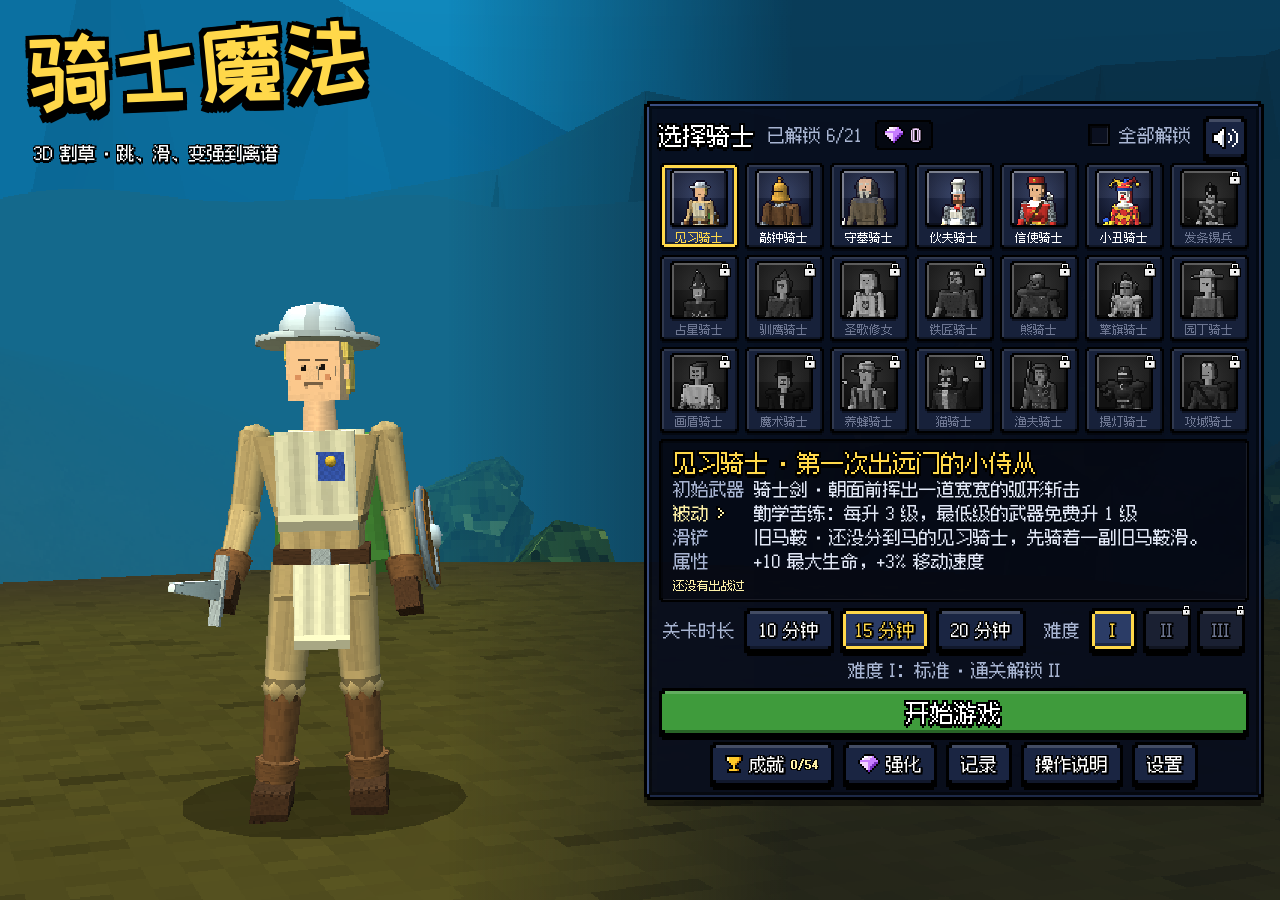
<file: index.html>
<!DOCTYPE html>
<html lang="zh-CN">
<head>
<meta charset="utf-8">
<meta name="viewport" content="width=device-width, initial-scale=1, maximum-scale=1, user-scalable=no, viewport-fit=cover">
<!-- 先把背景涂成深蓝（样式表还没到时也一样）：从主屏幕打开时，启动画面之后不会闪一下白屏 -->
<style>html, body { background: #0b1424; }</style>
<title>骑士魔法</title>
<meta name="description" content="骑士主题的 3D 割草肉鸽小游戏：武器自动攻击，跳、滑、变强到离谱。支持 iPad 触屏，添加到主屏幕后可以离线玩。">
<!-- 装到主屏幕 / 桌面（PWA）：manifest.webmanifest 是 App 的名字、图标和全屏方式；js/pwa.js 注册离线缓存 sw.js -->
<link rel="manifest" href="manifest.webmanifest">
<meta name="theme-color" content="#0b1424">
<meta name="color-scheme" content="dark">
<meta name="application-name" content="骑士魔法">
<meta name="mobile-web-app-capable" content="yes">
<meta name="apple-mobile-web-app-capable" content="yes">
<meta name="apple-mobile-web-app-title" content="骑士魔法">
<!-- iOS 全屏 App 的状态栏透明叠在画面上（界面用 env(safe-area-inset-*) 让开） -->
<meta name="apple-mobile-web-app-status-bar-style" content="black-translucent">
<meta name="format-detection" content="telephone=no">
<link rel="icon" type="image/png" sizes="32x32" href="icons/favicon-32.png">
<link rel="icon" type="image/png" sizes="192x192" href="icons/icon-192.png">
<link rel="apple-touch-icon" sizes="180x180" href="icons/apple-touch-icon.png">
<!-- iPad 启动画面（从主屏幕打开时显示）：每种屏幕尺寸竖屏、横屏各一张 -->
<!-- iPad Pro 13 英寸（M4） -->
<link rel="apple-touch-startup-image" media="screen and (device-width: 1032px) and (device-height: 1376px) and (-webkit-device-pixel-ratio: 2) and (orientation: portrait)" href="splash/splash-2064x2752.jpg">
<link rel="apple-touch-startup-image" media="screen and (device-width: 1032px) and (device-height: 1376px) and (-webkit-device-pixel-ratio: 2) and (orientation: landscape)" href="splash/splash-2752x2064.jpg">
<!-- iPad Pro 12.9 英寸、iPad Air 13 英寸 -->
<link rel="apple-touch-startup-image" media="screen and (device-width: 1024px) and (device-height: 1366px) and (-webkit-device-pixel-ratio: 2) and (orientation: portrait)" href="splash/splash-2048x2732.jpg">
<link rel="apple-touch-startup-image" media="screen and (device-width: 1024px) and (device-height: 1366px) and (-webkit-device-pixel-ratio: 2) and (orientation: landscape)" href="splash/splash-2732x2048.jpg">
<!-- iPad Pro 11 英寸（M4） -->
<link rel="apple-touch-startup-image" media="screen and (device-width: 834px) and (device-height: 1210px) and (-webkit-device-pixel-ratio: 2) and (orientation: portrait)" href="splash/splash-1668x2420.jpg">
<link rel="apple-touch-startup-image" media="screen and (device-width: 834px) and (device-height: 1210px) and (-webkit-device-pixel-ratio: 2) and (orientation: landscape)" href="splash/splash-2420x1668.jpg">
<!-- iPad Pro 11 英寸 -->
<link rel="apple-touch-startup-image" media="screen and (device-width: 834px) and (device-height: 1194px) and (-webkit-device-pixel-ratio: 2) and (orientation: portrait)" href="splash/splash-1668x2388.jpg">
<link rel="apple-touch-startup-image" media="screen and (device-width: 834px) and (device-height: 1194px) and (-webkit-device-pixel-ratio: 2) and (orientation: landscape)" href="splash/splash-2388x1668.jpg">
<!-- iPad Air 10.9/11 英寸、iPad 第 10/11 代 -->
<link rel="apple-touch-startup-image" media="screen and (device-width: 820px) and (device-height: 1180px) and (-webkit-device-pixel-ratio: 2) and (orientation: portrait)" href="splash/splash-1640x2360.jpg">
<link rel="apple-touch-startup-image" media="screen and (device-width: 820px) and (device-height: 1180px) and (-webkit-device-pixel-ratio: 2) and (orientation: landscape)" href="splash/splash-2360x1640.jpg">
<!-- iPad Pro 10.5 英寸、iPad Air 第 3 代 -->
<link rel="apple-touch-startup-image" media="screen and (device-width: 834px) and (device-height: 1112px) and (-webkit-device-pixel-ratio: 2) and (orientation: portrait)" href="splash/splash-1668x2224.jpg">
<link rel="apple-touch-startup-image" media="screen and (device-width: 834px) and (device-height: 1112px) and (-webkit-device-pixel-ratio: 2) and (orientation: landscape)" href="splash/splash-2224x1668.jpg">
<!-- iPad 10.2 英寸（第 7~9 代） -->
<link rel="apple-touch-startup-image" media="screen and (device-width: 810px) and (device-height: 1080px) and (-webkit-device-pixel-ratio: 2) and (orientation: portrait)" href="splash/splash-1620x2160.jpg">
<link rel="apple-touch-startup-image" media="screen and (device-width: 810px) and (device-height: 1080px) and (-webkit-device-pixel-ratio: 2) and (orientation: landscape)" href="splash/splash-2160x1620.jpg">
<!-- iPad mini 第 6/7 代 -->
<link rel="apple-touch-startup-image" media="screen and (device-width: 744px) and (device-height: 1133px) and (-webkit-device-pixel-ratio: 2) and (orientation: portrait)" href="splash/splash-1488x2266.jpg">
<link rel="apple-touch-startup-image" media="screen and (device-width: 744px) and (device-height: 1133px) and (-webkit-device-pixel-ratio: 2) and (orientation: landscape)" href="splash/splash-2266x1488.jpg">
<!-- iPad 9.7 英寸、iPad mini 第 5 代 -->
<link rel="apple-touch-startup-image" media="screen and (device-width: 768px) and (device-height: 1024px) and (-webkit-device-pixel-ratio: 2) and (orientation: portrait)" href="splash/splash-1536x2048.jpg">
<link rel="apple-touch-startup-image" media="screen and (device-width: 768px) and (device-height: 1024px) and (-webkit-device-pixel-ratio: 2) and (orientation: landscape)" href="splash/splash-2048x1536.jpg">
<script src="js/pwa.js"></script>
<!-- 字体：像素字体 KM Pixel 12 和标题“骑士魔法”用到的字都在 fonts/ 里（css/fonts.css），不依赖外网，离线也一样。
     下一行注释只给 claude.ai 的 Artifact 版本用：tools/build-artifact.js 会把它放出来，
     那边万一不让用内联的 data: 字体，标题字就用 Google Fonts 补上（这里的网页不加载它；像素字体没有在线的替代） -->
<!-- artifact: <link rel="stylesheet" href="https://fonts.googleapis.com/css2?family=ZCOOL+KuaiLe&display=swap"> -->
<link rel="stylesheet" href="css/fonts.css">
<link rel="stylesheet" href="css/style.css">
<!-- 界面套件（js/kit.js）：像素边框、按钮、面板、局内公告的样式 -->
<link rel="stylesheet" href="css/kit.css">
</head>
<body>
<canvas id="gl"></canvas>
<canvas id="fxCanvas"></canvas>
<div id="touchZone"></div>
<div id="hurt"></div>

<div id="hud" class="hidden">
  <div id="xpBar"><div id="xpFill"></div></div>
  <div id="topLeft">
    <div id="statRow">
      <span id="timeBox" class="stat"><i class="px" data-px="clock"></i><span id="runTime">0:00</span></span>
      <span id="goldBox" class="stat"><i class="px" data-px="coin"></i><span id="goldText">0</span></span>
      <span id="killBox" class="stat"><i class="px" data-px="skull"></i><span id="killText">0</span></span>
    </div>
    <div id="hpBar"><div id="hpFill"></div><div id="shieldFill"></div><span id="hpText"></span></div>
    <div id="quest"></div>
    <div id="weaponSlots" class="slots"></div>
    <div id="gearRow"><div id="tomeSlots" class="kmShield"></div><div id="questSide"></div></div>
  </div>
  <div id="topCenter">
    <div id="timer">0:00</div>
    <div id="stageName"></div>
    <div id="bossBar" class="hidden"><div id="bossName"></div><div class="bossTrack"><div id="bossFill"></div></div></div>
  </div>
  <div id="topRight">
    <div id="lvRow">
      <span id="chestBox" title="下一个宝箱的价格"><i class="px" data-px="chest"></i><span id="chestPrice"></span></span>
      <span id="lvText">1</span>
      <button id="btnPause" data-act="pause" aria-label="暂停"><span></span><span></span></button>
    </div>
    <div id="mapBox">
      <canvas id="minimap" width="150" height="150"></canvas>
      <span class="cmp n">N</span><span class="cmp e">E</span><span class="cmp s">S</span><span class="cmp w">W</span>
    </div>
  </div>
  <div id="bottomLeft"><div id="rageText"></div><div id="passiveText"></div></div>
  <div id="itemBar"></div>
  <div id="toasts"></div>
  <div id="prompt" class="hidden"></div>
  <div id="joyBase" class="hidden"></div>
  <div id="joyKnob" class="hidden"></div>
  <div id="touchBtns">
    <button id="btnUse" class="hidden">互动</button>
    <button id="btnSlide">滑铲</button>
    <button id="btnJump">跳跃</button>
  </div>
</div>

<div id="modalBg" class="hidden"></div>

<div id="levelModal" class="modal hidden">
  <h2 id="levelTitle">升级！</h2>
  <div id="levelCards" class="cards"></div>
  <div id="levelBtns" class="row">
    <button id="btnReroll" class="sbtn" data-act="reroll">重抽</button>
    <button id="btnBanish" class="sbtn" data-act="banish">放逐</button>
    <button id="btnSkip" class="sbtn" data-act="skip">跳过</button>
  </div>
</div>

<div id="itemModal" class="modal hidden">
  <h2 id="itemTitle">宝箱打开了！</h2>
  <div id="itemCard" class="cards"></div>
  <div class="hint">点击卡片收下</div>
</div>

<div id="shopModal" class="modal hidden">
  <h2>行商驴车</h2>
  <div id="shopGold" class="hint"></div>
  <div id="shopCards" class="cards"></div>
  <div class="row"><button class="sbtn" data-act="leaveShop">离开</button></div>
</div>

<div id="pauseModal" class="modal hidden">
  <h2>暂停</h2>
  <div class="pauseCols">
    <div class="pcStats"><h3>属性</h3><div id="statList" class="statList"></div></div>
    <div class="pcInv"><h3>宝物</h3><div id="itemList"></div></div>
    <div class="pcSet">
      <div>
        <h3>设置</h3>
        <label class="setting">视角灵敏度 <input type="range" id="sensSlider" min="0.3" max="2.5" step="0.1" value="1"><span class="setVal" id="sensVal">1.0</span></label>
      </div>
      <div>
        <h3>操作</h3>
        <div class="keys kb"><span class="nb">WASD 移动</span> · <span class="nb">鼠标 转视角</span> · <span class="nb">空格 跳跃</span> · <span class="nb">Shift / C / 右键 滑铲</span><span class="nb">（空中也能按住：落地直接滑；下坡越滑越快；落在斜坡上不摔伤）</span> · <span class="nb">E 互动</span> · <span class="nb">Esc 暂停</span></div>
        <div class="keys kb">升级时：<span class="nb">1 2 3 选择</span> · <span class="nb">R 重抽</span> · <span class="nb">X 跳过</span> · <span class="nb">B 放逐</span></div>
        <div class="keys tc">左边拖动：移动<br>右边拖动：转视角<br>按住跳跃：连跳<br>点一下滑铲：一直滑</div>
      </div>
    </div>
  </div>
  <div class="row">
    <button class="sbtn main" data-act="resume">继续</button>
    <button class="sbtn" data-act="restart">重新开始</button>
    <button class="sbtn" data-act="menu">主菜单</button>
  </div>
</div>

<div id="endModal" class="modal hidden">
  <h2 id="endTitle"></h2>
  <div id="endStats" class="statList"></div>
  <h3>武器</h3>
  <div id="endWeapons" class="statList"></div>
  <div class="row">
    <button class="sbtn main" data-act="restart">再来一局</button>
    <button class="sbtn" data-act="menu">主菜单</button>
  </div>
</div>

<div id="menu" class="kmFontWait">
  <h1 class="logo">骑士魔法</h1>
  <div class="tag">3D 割草 · 跳、滑、变强到离谱</div>
  <div class="menuInner">
    <div class="menuHead">选择骑士</div>
    <div id="charGrid"></div>
    <div id="charDesc"></div>
    <div id="menuSettings"></div>
    <button class="sbtn main big" data-act="start">开始游戏</button>
    <div class="keys"><span class="nb">WASD 移动</span> · <span class="nb">鼠标 转视角</span> · <span class="nb">空格 跳跃</span> · <span class="nb">E 互动</span> · <span class="nb">Shift/C/右键 滑铲</span><span class="nb">（空中也能按住：落地直接滑；下坡越滑越快；落在斜坡上不摔伤）</span> · <span class="nb">空中按住前进、慢慢转视角可以加速</span></div>
    <div class="keys">每关限时：找到烽火台，点燃它引出首领（Boss），打败首领进入下一关。时间到了，午夜钟声就会响！</div>
    <div class="keys">iPad：左半屏拖动移动，右半屏拖动转视角，按住跳跃自动连跳，点一下滑铲保持滑铲</div>
  </div>
</div>

<div id="bootError" class="hidden"></div>

<script src="vendor/three.min.js" data-cdn="https://cdnjs.cloudflare.com/ajax/libs/three.js/r128/three.min.js"></script>
<script src="js/util.js"></script>
<script src="js/textures.js"></script>
<script src="js/models.js"></script>
<script src="js/icons.js"></script>
<script src="js/icons_weapons.js"></script>
<script src="js/icons_tomes.js"></script>
<script src="js/icons_items.js"></script>
<script src="js/icons_chars.js"></script>
<script src="js/data.js"></script>
<script src="js/models_chars.js"></script>
<script src="js/models_knights.js"></script>
<script src="js/rides.js"></script>
<script src="js/models_proj.js"></script>
<script src="js/models_companions.js"></script>
<script src="js/data_enemies.js"></script>
<script src="js/data_enemies_more.js"></script>
<script src="js/data_stages.js"></script>
<script src="js/data_evo.js"></script>
<script src="js/world.js"></script>
<script src="js/input.js"></script>
<script src="js/fx.js"></script>
<script src="js/player.js"></script>
<script src="js/enemies.js"></script>
<script src="js/weapons.js"></script>
<script src="js/weapons_fx.js"></script>
<script src="js/pickups.js"></script>
<script src="js/interact.js"></script>
<script src="js/interact_more.js"></script>
<script src="js/interact_guild.js"></script>
<script src="js/progression.js"></script>
<script src="js/evolution.js"></script>
<script src="js/models_bosses.js"></script>
<script src="js/passives.js"></script>
<script src="js/passives_b.js"></script>
<script src="js/passives_c.js"></script>
<script src="js/relics.js"></script>
<script src="js/relics_b.js"></script>
<script src="js/relics_c.js"></script>
<script src="js/ui.js"></script>
<script src="js/kit.js"></script>
<script src="js/pace.js"></script>
<script src="js/movement_ui.js"></script>
<script src="js/data_meta.js"></script>
<script src="js/resume_boot.js"></script>
<script src="js/meta.js"></script>
<script src="js/ui_pages.js"></script>
<script src="js/feel_fx.js"></script>
<script src="js/feel.js"></script>
<script src="js/audio.js"></script>
<script src="js/audio_sfx.js"></script>
<script src="js/audio_songs.js"></script>
<script src="js/audio_hooks.js"></script>
<script src="js/audio_guild.js"></script>
<!-- 设置面板（wave 2a）：画质、屏幕震动、闪光、伤害数字、减弱动态效果，搬进来的灵敏度、显示速度、滑铲按钮和声音 -->
<script src="js/settings.js"></script>
<script src="js/content.js"></script>
<script src="js/content_map.js"></script>
<script src="js/resume.js"></script>
<script src="js/main.js"></script>
<script src="js/menu3d.js"></script>
</body>
</html>
</file>
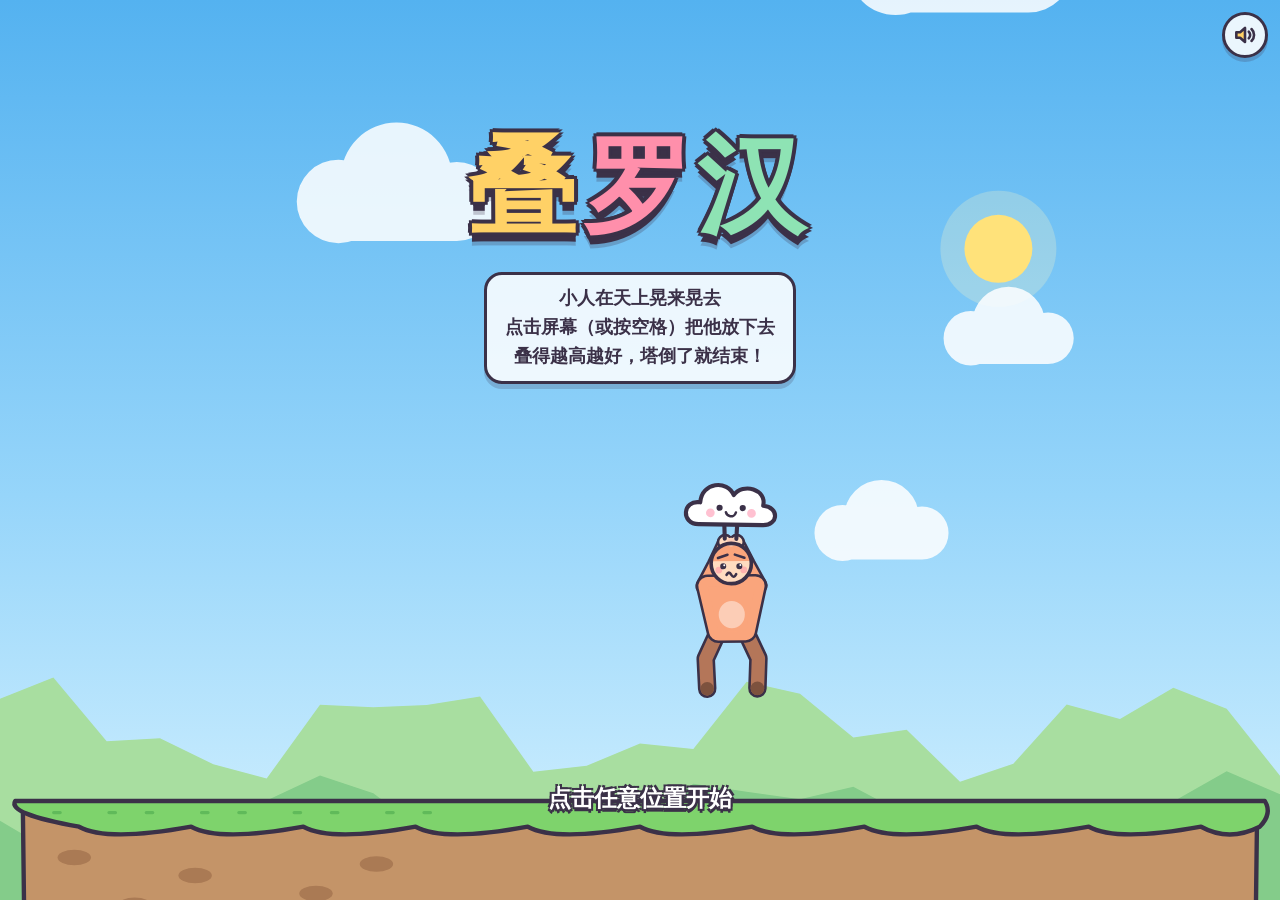
<file: dieluohan.html>
<!DOCTYPE html>
<html lang="zh-CN">
<head>
<meta charset="utf-8">
<meta name="viewport" content="width=device-width, initial-scale=1, maximum-scale=1, minimum-scale=1, user-scalable=no, viewport-fit=cover">
<meta name="apple-mobile-web-app-capable" content="yes">
<meta name="mobile-web-app-capable" content="yes">
<meta name="theme-color" content="#7fd0f5">
<title>叠罗汉</title>
<style>
:root{
  --sat: env(safe-area-inset-top, 0px);
  --sar: env(safe-area-inset-right, 0px);
  --sab: env(safe-area-inset-bottom, 0px);
  --sal: env(safe-area-inset-left, 0px);
  --ink: #3b3148;
  --font: "PingFang SC","Hiragino Sans GB","Microsoft YaHei","Noto Sans SC",system-ui,sans-serif;
}
*{box-sizing:border-box;-webkit-tap-highlight-color:transparent;}
html,body{
  margin:0;padding:0;width:100%;height:100%;overflow:hidden;background:#7fd0f5;
  overscroll-behavior:none;touch-action:none;
  -webkit-user-select:none;user-select:none;-webkit-touch-callout:none;
  font-family:var(--font);color:var(--ink);
}
body{position:fixed;inset:0;}
#c{position:absolute;left:0;top:0;width:100%;height:100%;display:block;touch-action:none;}
#hud{
  z-index:2;position:absolute;left:calc(var(--sal) + 14px);top:calc(var(--sat) + 12px);
  pointer-events:none;transition:opacity .3s;opacity:0;
}
#hud.on{opacity:1;}
.pill{
  display:inline-block;background:rgba(255,255,255,.88);border:3px solid var(--ink);
  border-radius:999px;padding:4px 16px 5px;font-weight:800;line-height:1.15;
  box-shadow:0 4px 0 rgba(59,49,72,.22);
}
#hH{font-size:30px;letter-spacing:.5px;}
#hH small{font-size:15px;margin-left:3px;}
#hSub{margin-top:8px;font-size:13px;font-weight:700;padding:3px 12px 4px;border-width:2px;box-shadow:0 3px 0 rgba(59,49,72,.18);}
#mute{
  position:absolute;right:calc(var(--sar) + 12px);top:calc(var(--sat) + 12px);
  width:46px;height:46px;border-radius:50%;border:3px solid var(--ink);
  background:rgba(255,255,255,.88);box-shadow:0 4px 0 rgba(59,49,72,.22);
  padding:0;cursor:pointer;display:flex;align-items:center;justify-content:center;
  touch-action:manipulation;outline:none;z-index:6;
}
#mute:active{transform:translateY(2px);box-shadow:0 2px 0 rgba(59,49,72,.22);}
#mute svg{width:26px;height:26px;display:block;}
#mute .off{display:none;}
#mute.muted .off{display:block;}
#mute.muted .on{display:none;}
.panel{
  position:absolute;left:0;top:0;width:100%;height:100%;
  display:flex;flex-direction:column;align-items:center;justify-content:center;
  padding:calc(var(--sat) + 16px) calc(var(--sar) + 16px) calc(var(--sab) + 16px) calc(var(--sal) + 16px);
  text-align:center;opacity:0;visibility:hidden;transition:opacity .35s, visibility .35s;z-index:3;
}
.panel.on{opacity:1;visibility:visible;}
#start:not(.on){transition:none;}
#over:not(.on){transition:none;}
#start{cursor:pointer;justify-content:flex-start;}
#start .sp{flex:0 0 13%;}
h1{
  margin:0;font-size:min(22vw,17vh,108px);font-weight:900;letter-spacing:.06em;line-height:1.05;
  color:#fff;-webkit-text-stroke:0;
  text-shadow:
    -3px -3px 0 var(--ink), 3px -3px 0 var(--ink), -3px 3px 0 var(--ink), 3px 3px 0 var(--ink),
    0 -4px 0 var(--ink), 0 4px 0 var(--ink), -4px 0 0 var(--ink), 4px 0 0 var(--ink),
    0 9px 0 var(--ink), 0 13px 0 rgba(59,49,72,.25);
}
h1 span{display:inline-block;animation:bob 1.6s ease-in-out infinite;}
h1 span:nth-child(1){color:#ffd166;}
h1 span:nth-child(2){color:#ff8fab;animation-delay:.18s;}
h1 span:nth-child(3){color:#8ee3b4;animation-delay:.36s;}
@keyframes bob{0%,100%{transform:translateY(0) rotate(-2deg);}50%{transform:translateY(-9px) rotate(2deg);}}
#how{
  margin-top:min(5vh,30px);font-size:min(4.4vw,18px);font-weight:700;max-width:26em;line-height:1.6;
  background:rgba(255,255,255,.86);border:3px solid var(--ink);border-radius:18px;padding:9px 18px 10px;
  box-shadow:0 5px 0 rgba(59,49,72,.2);
}
#sBest{
  display:none;margin-top:12px;font-size:min(4.2vw,17px);font-weight:900;color:var(--ink);
  background:#ffd166;border:3px solid var(--ink);border-radius:999px;padding:4px 16px 5px;box-shadow:0 4px 0 rgba(59,49,72,.2);
}
#sBest.on{display:inline-block;}
#tap{
  margin-top:auto;margin-bottom:min(9vh,70px);font-size:min(5.4vw,23px);font-weight:900;color:#fff;
  text-shadow:-2px -2px 0 var(--ink),2px -2px 0 var(--ink),-2px 2px 0 var(--ink),2px 2px 0 var(--ink),0 4px 0 var(--ink);
  animation:pulse 1.2s ease-in-out infinite;
}
@keyframes pulse{0%,100%{transform:scale(1);}50%{transform:scale(1.08);}}
#over{background:rgba(40,30,60,.28);}
#card{
  background:#fffaf0;border:4px solid var(--ink);border-radius:28px;padding:20px 26px 24px;
  width:min(86vw,350px);box-shadow:0 9px 0 rgba(59,49,72,.3);
  transform:translateY(24px) scale(.92);transition:transform .45s cubic-bezier(.2,1.5,.4,1);
}
#over.on #card{transform:none;}
#oTitle{font-size:27px;font-weight:900;}
#oNew{
  display:none;margin:8px auto 0;font-size:17px;font-weight:900;color:#fff;background:#ff6b8b;
  border:3px solid var(--ink);border-radius:999px;padding:2px 16px 3px;width:max-content;
  animation:pulse .7s ease-in-out infinite;
}
#oNew.on{display:block;}
#oH{font-size:62px;font-weight:900;line-height:1.1;margin-top:8px;color:#ff8a3d;
  text-shadow:-2px -2px 0 var(--ink),2px -2px 0 var(--ink),-2px 2px 0 var(--ink),2px 2px 0 var(--ink),0 5px 0 var(--ink);}
#oH small{font-size:24px;margin-left:6px;color:var(--ink);text-shadow:none;}
#oRow{display:flex;justify-content:center;gap:12px;margin-top:14px;font-size:15px;font-weight:800;}
#oRow div{background:#fff;border:2.5px solid var(--ink);border-radius:14px;padding:5px 13px 6px;flex:1;}
#oRow b{display:block;font-size:20px;}
#again{
  margin-top:18px;font-family:var(--font);font-size:23px;font-weight:900;color:var(--ink);
  background:#ffd166;border:4px solid var(--ink);border-radius:999px;padding:10px 0 12px;width:100%;
  box-shadow:0 6px 0 var(--ink);cursor:pointer;touch-action:manipulation;outline:none;
}
#again:active{transform:translateY(4px);box-shadow:0 2px 0 var(--ink);}
@media (max-height:460px) and (min-aspect-ratio:3/2){
  #over{align-items:flex-end;padding-right:max(4vw,env(safe-area-inset-right));}
  #over #card{width:min(44vw,360px);}
}
@media (max-height:460px){
  h1{font-size:min(11vw,21vh);text-shadow:-2px -2px 0 var(--ink),2px -2px 0 var(--ink),-2px 2px 0 var(--ink),2px 2px 0 var(--ink),0 -3px 0 var(--ink),0 3px 0 var(--ink),-3px 0 0 var(--ink),3px 0 0 var(--ink),0 6px 0 var(--ink);} #start .sp{flex-basis:2%;} #how{margin-top:8px;font-size:12.5px;line-height:1.45;padding:4px 14px 5px;border-width:2.5px;}
  #tap{margin-bottom:5vh;font-size:18px;}
  #card{padding:10px 22px 14px;width:min(80vw,430px);} #oTitle{font-size:20px;} #oH{font-size:40px;margin-top:2px;}
  #oRow{margin-top:8px;} #again{margin-top:10px;font-size:19px;padding:6px 0 8px;} #hH{font-size:22px;}
}
</style>
</head>
<body>
<canvas id="c"></canvas>
<div id="hud">
  <div><span class="pill" id="hH"><span id="hHv">0.0</span><small>米</small></span></div>
  <div><span class="pill" id="hSub"><span id="hCnt">0</span> 人 · 纪录 <span id="hBest">0.0</span> 米</span></div>
</div>
<button id="mute" aria-label="声音开关" title="声音开关">
  <svg class="on" viewBox="0 0 24 24" fill="none" stroke="#3b3148" stroke-width="2.4" stroke-linecap="round" stroke-linejoin="round"><path d="M4 9.5h3.5L12 5.5v13l-4.5-4H4z" fill="#ffd166"/><path d="M15.5 9a4.2 4.2 0 0 1 0 6"/><path d="M18 6.5a7.6 7.6 0 0 1 0 11"/></svg>
  <svg class="off" viewBox="0 0 24 24" fill="none" stroke="#3b3148" stroke-width="2.4" stroke-linecap="round" stroke-linejoin="round"><path d="M4 9.5h3.5L12 5.5v13l-4.5-4H4z" fill="#d8d3df"/><path d="M16 9.5l5 5M21 9.5l-5 5"/></svg>
</button>
<div id="start" class="panel on">
  <div class="sp"></div>
  <h1><span>叠</span><span>罗</span><span>汉</span></h1>
  <div id="how">小人在天上晃来晃去<br>点击屏幕（或按空格）把他放下去<br>叠得越高越好，塔倒了就结束！</div>
  <div id="sBest"></div>
  <div id="tap">点击任意位置开始</div>
</div>
<div id="over" class="panel">
  <div id="card">
    <div id="oTitle">塔倒啦！</div>
    <div id="oNew">新纪录！</div>
    <div id="oH"><span id="oHv">0.0</span><small>米</small></div>
    <div id="oRow"><div>叠了<b><span id="oCnt">0</span> 人</b></div><div>最高纪录<b><span id="oBest">0.0</span> 米</b></div></div>
    <button id="again">再来一次</button>
  </div>
</div>
<script>
"use strict";
(function(){
// =====================================================================
//  叠罗汉 — custom XPBD particle ragdoll engine (no libraries)
// =====================================================================
var UPM = 70;               // world units per displayed metre
var SUB = 10;               // physics substeps per 1/60 s
var HS = 1 / 600;           // substep length (the fixed timestep)
var GRAV = 1250;            // world units / s^2 (y points down, ground at y = 0)
var NP = 13, NB = 16, MAXR = 64;
var GROUND_HALF = 480;      // half width of the ground platform (a wide floating island)
var WIND_ACC = 100;          // lateral acceleration of wind strength 1.0
var VMAX = 1700;
var MU = 0.9, MU_G = 1.0, MU_HEAD = 0.12, FOOT_GRACE = 40;
var HANG_SHARE = 0.4;        // share of an emergency hold's pull that the tower actually feels
// particle indices
var P_H = 0, P_SL = 1, P_SR = 2, P_HL = 3, P_HR = 4, P_EL = 5, P_ER = 6, P_AL = 7, P_AR = 8, P_KL = 9, P_KR = 10, P_FL = 11, P_FR = 12;
var BONES = [1,2, 3,4, 1,3, 2,4, 1,4, 2,3, 0,1, 0,2, 1,5, 5,7, 2,6, 6,8, 3,9, 9,11, 4,10, 10,12];
// collision shapes: particle a, particle b, category (0 head, 1 torso, 2 arm, 3 leg)
var SHP = [0,0,0, 1,2,1, 3,4,1, 1,3,1, 2,4,1, 1,5,2, 2,6,2, 5,7,2, 6,8,2, 3,9,3, 4,10,3, 9,11,3, 10,12,3];
var NSH = 13;
var CORE = [0, 1, 2, 3, 4, 9, 10, 11, 12];
var BASEM = [1.0, 1.2, 1.2, 1.4, 1.4, 0.35, 0.35, 0.35, 0.35, 0.7, 0.7, 0.8, 0.8];

var NTOT = MAXR * NP;
var px = new Float64Array(NTOT), py = new Float64Array(NTOT), ox = new Float64Array(NTOT), oy = new Float64Array(NTOT);
var vx = new Float64Array(NTOT), vy = new Float64Array(NTOT), pw = new Float64Array(NTOT), pr = new Float64Array(NTOT);
var NST = MAXR * NSH;
var s1 = new Int32Array(NST), s2 = new Int32Array(NST), scat = new Int8Array(NST), sown = new Int16Array(NST);
var srad = new Float64Array(NST), sext = new Float64Array(NST);
var sminx = new Float64Array(NST), sminy = new Float64Array(NST), smaxx = new Float64Array(NST), smaxy = new Float64Array(NST);
var MAXPAIR = 9000;
var pairA = new Int32Array(MAXPAIR), pairB = new Int32Array(MAXPAIR), nPairs = 0;
var slots = [];            // slot -> ragdoll or null
var rags = [];             // active ragdolls in creation order
var grabs = [];            // active grab springs (hands)
var holds = [];            // active foot-holds (feet planted on shoulders)
var windNow = 0;           // current wind strength (signed)
var physTime = 0;
var impactCb = null;       // function(ragA, ragB or null, x, y, relSpeed)
for (var _i = 0; _i < MAXR; _i++) slots.push(null);

// ---------- deterministic RNG ----------
var seedParam = null, muteParam = false;
try {
  var _q = new URLSearchParams(window.location.search);
  if (_q.has('seed')) { var _s = parseInt(_q.get('seed'), 10); if (isFinite(_s)) seedParam = _s; }
  muteParam = _q.get('mute') === '1';
} catch (e) {}
var rngState = (seedParam === null ? ((Date.now() ^ (Math.random() * 0x7fffffff)) >>> 0) : ((seedParam * 2654435761 + 97) >>> 0)) || 1;
function rnd() {            // mulberry32 (game logic / physics randomness)
  rngState = (rngState + 0x6D2B79F5) >>> 0;
  var t = rngState;
  t = Math.imul(t ^ (t >>> 15), t | 1);
  t ^= t + Math.imul(t ^ (t >>> 7), t | 61);
  return ((t ^ (t >>> 14)) >>> 0) / 4294967296;
}
function rr(a, b) { return a + (b - a) * rnd(); }
var fxState = 12345;
function frnd() {           // separate stream for purely visual effects (never affects gameplay)
  fxState = (fxState * 1664525 + 1013904223) >>> 0;
  return fxState / 4294967296;
}
function clamp(v, a, b) { return v < a ? a : v > b ? b : v; }
function lerp(a, b, t) { return a + (b - a) * t; }

// ---------- ragdoll construction ----------
var SKINS = ['#ffe8d2', '#ffdcc0', '#f3c9a2', '#dba87f', '#b98560'];
var hueNext = 0, lastSpecial = 0;
function hslHex(h, sat, li) {             // h in degrees, sat / li in 0..1 -> '#rrggbb'
  h = ((h % 360) + 360) % 360;
  var c = (1 - Math.abs(2 * li - 1)) * sat, x = c * (1 - Math.abs((h / 60) % 2 - 1)), m = li - c / 2, r = 0, g = 0, b = 0;
  if (h < 60) { r = c; g = x; } else if (h < 120) { r = x; g = c; } else if (h < 180) { g = c; b = x; } else if (h < 240) { g = x; b = c; } else if (h < 300) { r = x; b = c; } else { r = c; b = x; }
  var v = (Math.round((r + m) * 255) << 16) | (Math.round((g + m) * 255) << 8) | Math.round((b + m) * 255);
  return '#' + ('000000' + v.toString(16)).slice(-6);
}
function pickColor() {                    // golden-angle hue rotation: neighbours never share a colour
  hueNext = (hueNext + 137.508 + rr(-14, 14)) % 360;
  var h = hueNext, li = (h > 40 && h < 190) ? 0.66 : 0.73;         // yellows / greens a touch darker so they stay readable
  return hslHex(h, rr(0.78, 0.95), li + rr(-0.03, 0.03));
}
function newRag(kind) {
  var slot = -1, i;
  for (i = 0; i < MAXR; i++) if (!slots[i]) { slot = i; break; }
  if (slot < 0) return null;
  var k = rr(0.86, 1.14), fat = rr(0.05, 0.6), massMul;
  if (kind === 'fat') { k = rr(0.88, 0.98); fat = rr(1.4, 1.6); }
  else if (kind === 'long') { k = rr(1.5, 1.66); fat = rr(0.0, 0.15); }
  massMul = kind === 'fat' ? 2.0 : kind === 'long' ? 1.35 : (0.55 + 0.45 * k) * (0.85 + 0.35 * fat);
  var r = {
    slot: slot, base: slot * NP, sbase: slot * NSH, kind: kind, k: k, fat: fat, massMul: massMul,
    color: pickColor(), skin: SKINS[Math.min(4, (rnd() * rnd() * 6.2) | 0)],
    hair: (rnd() * 8) | 0, blush: rnd() < 0.7, pants: rnd() < 0.5,
    rl: 5.5 + (kind === 'fat' ? 1.2 : 0), ra: 4.4 + (kind === 'fat' ? 0.8 : 0), rt: 6, rb: 6 + 3.6 * fat,
    rh: (kind === 'fat' ? 14.2 : rr(12.4, 13.6)), fs: 19.5,
    lt: 22 * k, ls: 22 * k, th: 33 * (kind === 'long' ? k * 0.92 : k),
    hw: 9 + 4.5 * fat, sw: 21 + 3 * Math.min(fat, 1.4),
    au: 18.5 * (0.45 + 0.55 * k), af: 18.5 * (0.45 + 0.55 * k),
    blen: new Float64Array(NB), armLen: new Float64Array(12), rx: new Float64Array(NP), ry: new Float64Array(NP), qx: new Float64Array(NP), qy: new Float64Array(NP),
    cmSum: 0, height: 0, shoulderH: 0, shear: 0, lean: 0, leanT: 0, swayS: 0, poseC: 0, poseS: 0,
    state: 'carried', tone: 0.004, armTone: 0.006, upK: 0, upMax: 0.0004, massScale: 1, windF: 1,
    armOn: [true, true], grab: [null, null], grabCool: [0, 0], hold: [null, null], holdCool: 0, above: 0, armA1: [1.0, 1.0], armA2: [1.3, 1.3],
    tilt: 0, comx: 0, comy: 0, cvx: 0, cvy: 0, speed: 0, maxSpeed: 0,
    minx: 0, miny: 0, maxx: 0, maxy: 0, gc: 0, touch: 0, touchRag: null, hitSpeed: 0, hitX: 0, hitY: 0, hitOther: null,
    footL: 0, footR: 0, pivot: 0, dampRel: 0, dampC0: 0.1, dampC1: 0, dampV0: 1, isBase: false, age: 0, landT: -1, calmT: 0, stacked: false, stackIdx: -1, settleHeadY: 0, tiltT: 0, feetOn: null,
    face: 'nervous', faceT: 0, blinkT: rr(1, 4), blink: 0, squash: 0, squashV: 0, sweatT: 0, lookX: 0, lookY: 0,
    flail: 0, flailPh: rr(0, 6.28), crouch: 0, crouchV: 0, dead: false, reliefT: 0, dizzyPh: rr(0, 6.28), voice: rr(0.75, 1.45),
    legDrag: 0, swPhi: 1, swU: 0, swUv: 0, swStepU: 0, swStepF: 0, landOff: 0, ghost: [null, null], ghostT: [0, 0], heldBy: 0, kick: 0, kickT: 0, limpAt: 0, slip: false, slipT: 0, hangT: 0, hung: false, gaveUp: false, hop: 0, hopT: 0, hopLand: 0, slipMode: 0, noCol: false, pivFoot: P_FL, stanceT: 0, grabN: 0, limpT: 0, tipT: 0, reach: [null, null], ripT: -1, ripK: 0, lostT: 0
  };
  buildPose(r, 0);
  // bones from the rest pose
  for (i = 0; i < NB; i++) {
    var a = BONES[2 * i], b = BONES[2 * i + 1];
    r.blen[i] = Math.hypot(r.rx[a] - r.rx[b], r.ry[a] - r.ry[b]);
  }
  r.blen[8] = r.au; r.blen[10] = r.au; r.blen[9] = r.af; r.blen[11] = r.af;
  var rads = [r.rh, r.rt, r.rt, r.rb, r.rb, r.ra, r.ra, r.ra, r.ra, r.rl, r.rl, r.rl, r.rl];
  for (i = 0; i < NP; i++) {
    var g = r.base + i;
    pw[g] = 1 / (BASEM[i] * massMul); pr[g] = rads[i];
    px[g] = r.rx[i]; py[g] = r.ry[i]; ox[g] = px[g]; oy[g] = py[g]; vx[g] = 0; vy[g] = 0;
  }
  for (i = 0; i < NSH; i++) {
    var s = r.sbase + i, c = SHP[3 * i + 2];
    s1[s] = r.base + SHP[3 * i]; s2[s] = r.base + SHP[3 * i + 1]; scat[s] = c; sown[s] = slot;
    srad[s] = c === 0 ? r.rh : c === 2 ? r.ra : c === 3 ? r.rl : (i === 1 ? r.rt : i === 2 ? r.rb : (r.rt + r.rb) * 0.5);
    sext[s] = i === 1 ? 6.5 : 0;
  }
  slots[slot] = r; rags.push(r);
  return r;
}
// Standing rest pose in local coordinates (origin between the feet on the floor, y negative = up).
// crouch 0..1 lowers the hips and bends the knees outward. Arm targets come from armA1/armA2.
function buildPose(r, crouch) {
  // r.shear shifts the whole upper body sideways relative to the planted feet (lean memory + tower sway);
  // only the legs change shape, so no bone length is violated.
  var rx = r.rx, ry = r.ry, L = r.lt + r.ls, D = L * (0.965 - 0.3 * crouch), sh = r.shear;
  var dxh = r.fs - r.hw, dxm = dxh + Math.abs(sh), yh = -r.rl - Math.sqrt(Math.max(1, D * D - dxm * dxm));
  r.poseC = crouch; r.poseS = sh;
  rx[P_FL] = -r.fs; ry[P_FL] = -r.rl; rx[P_FR] = r.fs; ry[P_FR] = -r.rl;
  rx[P_HL] = -r.hw + sh; ry[P_HL] = yh; rx[P_HR] = r.hw + sh; ry[P_HR] = yh;
  // knees: circle intersection (hip, lt) & (foot, ls), outward solution, one leg at a time
  var sd, hi, fi, ki, ex, ey, d, a, h, ux, uy;
  for (sd = -1; sd <= 1; sd += 2) {
    hi = sd > 0 ? P_HR : P_HL; fi = sd > 0 ? P_FR : P_FL; ki = sd > 0 ? P_KR : P_KL;
    ex = rx[fi] - rx[hi]; ey = ry[fi] - ry[hi]; d = Math.hypot(ex, ey); if (d > L * 0.999) d = L * 0.999;
    a = (r.lt * r.lt - r.ls * r.ls + d * d) / (2 * d); h = Math.sqrt(Math.max(0, r.lt * r.lt - a * a)); ux = ex / d; uy = ey / d;
    rx[ki] = rx[hi] + ux * a + sd * uy * h; ry[ki] = ry[hi] + uy * a - sd * ux * h;
  }
  var ys = yh - r.th;
  rx[P_SL] = -r.sw + sh; ry[P_SL] = ys; rx[P_SR] = r.sw + sh; ry[P_SR] = ys;
  rx[P_H] = sh; ry[P_H] = ys - (r.rh + r.rt - 4);
  r.height = -(ry[P_H] - r.rh); r.shoulderH = -ys + r.rt;
  poseArms(r);
  var cx = 0, cy = 0, m = 0, i, j;
  for (j = 0; j < 9; j++) { i = CORE[j]; cx += rx[i] * BASEM[i]; cy += ry[i] * BASEM[i]; m += BASEM[i]; }
  cx /= m; cy /= m; r.cmSum = m; r.cx0 = cx; r.cy0 = cy;
  for (i = 0; i < NP; i++) { r.qx[i] = rx[i] - cx; r.qy[i] = ry[i] - cy; }
}
function poseArms(r) {
  var rx = r.rx, ry = r.ry, s, sd, sh, el, ha, a1, a2;
  for (s = 0; s < 2; s++) {
    sd = s ? 1 : -1; sh = s ? P_SR : P_SL; el = s ? P_ER : P_EL; ha = s ? P_AR : P_AL; a1 = r.armA1[s]; a2 = r.armA2[s];
    rx[el] = rx[sh] + sd * Math.sin(a1) * r.au; ry[el] = ry[sh] + Math.cos(a1) * r.au;
    rx[ha] = rx[el] + sd * Math.sin(a2) * r.af; ry[ha] = ry[el] + Math.cos(a2) * r.af;
    var a0 = P_H, a1 = s ? P_HR : P_HL, a2 = s ? P_SL : P_SR, L = r.armLen, o = s * 6;
    L[o] = Math.hypot(rx[el] - rx[a0], ry[el] - ry[a0]); L[o + 1] = Math.hypot(rx[el] - rx[a1], ry[el] - ry[a1]); L[o + 2] = Math.hypot(rx[el] - rx[a2], ry[el] - ry[a2]);
    L[o + 3] = Math.hypot(rx[ha] - rx[a0], ry[ha] - ry[a0]); L[o + 4] = Math.hypot(rx[ha] - rx[a1], ry[ha] - ry[a1]); L[o + 5] = Math.hypot(rx[ha] - rx[a2], ry[ha] - ry[a2]);
  }
}
// place the ragdoll so that its local origin sits at (x, y), in rest pose, with velocity zero
function placeRag(r, x, y) {
  for (var i = 0; i < NP; i++) {
    var g = r.base + i;
    px[g] = x + r.rx[i]; py[g] = y + r.ry[i]; ox[g] = px[g]; oy[g] = py[g]; vx[g] = 0; vy[g] = 0;
  }
}
function setMassScale(r, sc) {
  if (r.massScale === sc) return;
  r.massScale = sc;
  for (var i = 0; i < NP; i++) { var g = r.base + i; if (pw[g] > 0) pw[g] = 1 / (BASEM[i] * r.massMul * sc); }
}
function removeRag(r) {
  var i = rags.indexOf(r); if (i >= 0) rags.splice(i, 1);
  slots[r.slot] = null; r.dead = true;
  for (i = grabs.length - 1; i >= 0; i--) if (grabs[i].ra === r || grabs[i].rb === r) dropGrab(grabs[i]);
  for (i = holds.length - 1; i >= 0; i--) if (holds[i].ra === r || holds[i].rb === r) dropHold(holds[i]);
}
function dropHold(g) {
  var i = holds.indexOf(g); if (i >= 0) holds.splice(i, 1);
  if (g.ra.hold[g.side] === g) g.ra.hold[g.side] = null;
  g.on = false;
}
function addHold(ra, side, rb, b1, b2, t, rest) {
  var g = { on: true, ra: ra, side: side, hi: ra.base + (side ? P_FR : P_FL), rb: rb, b1: b1, b2: b2, t: t, rest: rest, comp: 0.0005, stretch: 0, age: 0, over: 0, teeter: false };
  ra.hold[side] = g; holds.push(g);
  return g;
}
function dropGrab(g) {
  var i = grabs.indexOf(g); if (i >= 0) grabs.splice(i, 1);
  if (g.ra.grab[g.side] === g) { g.ra.grab[g.side] = null; g.ra.armOn[g.side] = true; }
  g.on = false;
}
function addGrab(ra, side, rb, b1, b2, t) {
  var hi = ra.base + (side ? P_AR : P_AL);
  var tx = px[b1] * (1 - t) + px[b2] * t, ty = py[b1] * (1 - t) + py[b2] * t;
  var g = { on: true, ra: ra, side: side, hi: hi, rb: rb, b1: b1, b2: b2, t: t, rest: Math.hypot(tx - px[hi], ty - py[hi]), comp: 0.0012, stretch: 0, age: 0, over: 0, held: 0, hang: false };
  ra.grab[side] = g; ra.armOn[side] = false; grabs.push(g);
  return g;
}
function clearWorld() {
  for (var i = 0; i < MAXR; i++) slots[i] = null;
  for (i = 0; i < rags.length; i++) rags[i].dead = true;
  rags.length = 0; grabs.length = 0; holds.length = 0; nPairs = 0; windNow = 0;
}
// ---------- solver pieces ----------
function solveBones(r) {
  var b = r.base, bl = r.blen, i, a, c, dx, dy, d, wa, wc, ws, s;
  for (i = 0; i < NB; i++) {
    a = b + BONES[2 * i]; c = b + BONES[2 * i + 1];
    dx = px[c] - px[a]; dy = py[c] - py[a]; d = Math.sqrt(dx * dx + dy * dy);
    wa = pw[a]; wc = pw[c]; ws = wa + wc;
    if (ws <= 0 || d < 1e-9) continue;
    s = (d - bl[i]) / (d * ws);
    px[a] += dx * s * wa; py[a] += dy * s * wa; px[c] -= dx * s * wc; py[c] -= dy * s * wc;
  }
}
// Muscle tone: soft shape matching of the core (head, torso, legs) toward the standing pose,
// arm targets expressed in the body frame, plus a limited "balance" rotation toward upright.
function shapeMatch(r) {
  var b = r.base, qx = r.qx, qy = r.qy, cx = 0, cy = 0, i, j, k, m, dx, dy, A = 0, B = 0;
  for (j = 0; j < 9; j++) { i = CORE[j]; k = b + i; m = BASEM[i]; cx += px[k] * m; cy += py[k] * m; }
  cx /= r.cmSum; cy /= r.cmSum;
  for (j = 0; j < 9; j++) {
    i = CORE[j]; k = b + i; m = BASEM[i]; dx = px[k] - cx; dy = py[k] - cy;
    A += m * (qx[i] * dx + qy[i] * dy); B += m * (qx[i] * dy - qy[i] * dx);
  }
  var th = Math.atan2(B, A), co = Math.cos(th), si = Math.sin(th), al = r.tone, gx, gy;
  r.tilt = th; r.comx = cx; r.comy = cy;
  if (al > 0) {
    for (j = 0; j < 9; j++) {
      i = CORE[j]; k = b + i; if (pw[k] === 0) continue;
      gx = cx + co * qx[i] - si * qy[i]; gy = cy + si * qx[i] + co * qy[i];
      px[k] += al * (gx - px[k]); py[k] += al * (gy - py[k]);
    }
  }
  // a holding arm keeps its elbow pointing outward (never across the face)
  for (i = 0; i < 2; i++) {
    if (!r.grab[i]) continue;
    var eo = b + (i ? P_ER : P_EL), so = b + (i ? P_SL : P_SR), need = 2 * r.sw + 0.55 * r.au, wE = pw[eo], wS = pw[so];
    dx = px[eo] - px[so]; dy = py[eo] - py[so]; A = Math.sqrt(dx * dx + dy * dy);
    if (A < need && A > 1e-6 && wE + wS > 0) { B = 0.02 * (need - A) / (A * (wE + wS)); px[eo] += dx * B * wE; py[eo] += dy * B * wE; px[so] -= dx * B * wS; py[so] -= dy * B * wS; }
  }
  var aa = r.armTone;
  if (aa > 0) {
    // arm muscles: soft distance springs from elbow / hand to three body anchors (momentum-neutral)
    var al2 = r.armLen, side, e, h, a0, a1, a2, c2, pk, an, d, wa, wb, cc;
    for (side = 0; side < 2; side++) {
      if (!r.armOn[side]) continue;
      e = b + (side ? P_ER : P_EL); h = b + (side ? P_AR : P_AL);
      a0 = b + P_H; a1 = b + (side ? P_HR : P_HL); a2 = b + (side ? P_SL : P_SR);
      for (c2 = 0; c2 < 6; c2++) {
        pk = c2 < 3 ? e : h; an = (c2 % 3) === 0 ? a0 : (c2 % 3) === 1 ? a1 : a2;
        wa = pw[pk]; wb = pw[an]; if (wa + wb <= 0) continue;
        dx = px[an] - px[pk]; dy = py[an] - py[pk]; d = Math.sqrt(dx * dx + dy * dy); if (d < 1e-6) continue;
        cc = aa * (d - al2[side * 6 + c2]) / (d * (wa + wb));
        px[pk] += dx * cc * wa; py[pk] += dy * cc * wa; px[an] -= dx * cc * wb; py[an] -= dy * cc * wb;
      }
    }
  }
  if (r.upK > 0) {
    // balance reflex: rotate toward upright about the support (feet when standing, hands when carried, COM in the air)
    var dth = r.upK * th, pvx = cx, pvy = cy;
    if (dth > r.upMax) dth = r.upMax; else if (dth < -r.upMax) dth = -r.upMax;
    if (r.pivot === 1) {
      pvx = (px[b + P_FL] + px[b + P_FR]) * 0.5; pvy = (py[b + P_FL] + py[b + P_FR]) * 0.5;
      var fc = r.footL < r.footR ? r.footL : r.footR;       // needs both feet planted
      dth *= fc >= FOOT_GRACE ? 1 : fc / FOOT_GRACE;
    }
    else if (r.pivot === 2) { pvx = (px[b + P_AL] + px[b + P_AR]) * 0.5; pvy = (py[b + P_AL] + py[b + P_AR]) * 0.5; }
    else if (r.pivot === 3) { pvx = px[b + r.pivFoot]; pvy = py[b + r.pivFoot]; }       // teetering on one foot
    else {                                                   // airborne: true centre of mass, so no momentum is injected
      pvx = 0; pvy = 0; m = 0;
      for (i = 0; i < NP; i++) { k = b + i; pvx += px[k] * BASEM[i]; pvy += py[k] * BASEM[i]; m += BASEM[i]; }
      pvx /= m; pvy /= m;
      for (i = 0; i < NP; i++) {                              // kinematic (adds no spin): also shift the previous positions
        k = b + i; dx = px[k] - pvx; dy = py[k] - pvy;
        px[k] += dth * dy; py[k] -= dth * dx; ox[k] += dth * dy; oy[k] -= dth * dx;
      }
      return;
    }
    for (i = 0; i < NP; i++) {
      k = b + i; if (pw[k] === 0) continue;
      dx = px[k] - pvx; dy = py[k] - pvy;
      px[k] += dth * dy; py[k] -= dth * dx;
    }
  }
}
function solveLinks(arr) {      // soft, pull-only springs: hand grabs and foot-holds
  var n = arr.length, i, g, t, tx, ty, dx, dy, d, C, wh, w1, w2, wb, lam, hi, b1, b2, nx, ny, kh, kb;
  for (i = 0; i < n; i++) {
    g = arr[i]; hi = g.hi; b1 = g.b1; b2 = g.b2; t = g.t;
    tx = px[b1] * (1 - t) + px[b2] * t; ty = py[b1] * (1 - t) + py[b2] * t;
    dx = tx - px[hi]; dy = ty - py[hi]; d = Math.sqrt(dx * dx + dy * dy);
    g.stretch = d;
    C = d - g.rest; if (C <= 0 || d < 1e-9) continue;
    wh = pw[hi]; w1 = pw[b1] * (1 - t); w2 = pw[b2] * t; wb = w1 * (1 - t) + w2 * t;
    lam = C / (wh + wb + g.comp / (HS * HS)); nx = dx / d; ny = dy / d;
    // emergency holds (a dangling body, a toe-hold): the tower braces itself and only feels part of the pull
    kh = 1; kb = 1;
    if (g.hang) { if (g.ra.slip) kb = HANG_SHARE; else kh = HANG_SHARE; } else if (g.teeter) kb = HANG_SHARE;
    px[hi] += nx * lam * wh * kh; py[hi] += ny * lam * wh * kh;
    px[b1] -= nx * lam * w1 * kb; py[b1] -= ny * lam * w1 * kb; px[b2] -= nx * lam * w2 * kb; py[b2] -= ny * lam * w2 * kb;
  }
}
// the base ragdoll digs its feet in: pull-only springs to the spots where its feet were planted
var gHold = { rag: null, on: false, ax: [0, 0], ay: [0, 0], comp: 0.001, stretch: [0, 0], over: 0, cool: 0 };
function solveGroundHold() {
  var g = gHold, r = g.rag, f, k, dx, dy, d, w, lam;
  if (!g.on || !r || r.dead) return;
  for (f = 0; f < 2; f++) {
    k = r.base + (f ? P_FR : P_FL);
    dx = g.ax[f] - px[k]; dy = g.ay[f] - py[k]; d = Math.sqrt(dx * dx + dy * dy); g.stretch[f] = d;
    if (d < 1e-9) continue;
    w = pw[k]; lam = d / (w + g.comp / (HS * HS)) * w / d;
    px[k] += dx * lam; py[k] += dy * lam;
  }
}
// closest points between two segments (either may be degenerate); result in cS, cT
var cS = 0, cT = 0;
function segseg(p1x, p1y, q1x, q1y, p2x, p2y, q2x, q2y) {
  var d1x = q1x - p1x, d1y = q1y - p1y, d2x = q2x - p2x, d2y = q2y - p2y, rx = p1x - p2x, ry = p1y - p2y;
  var a = d1x * d1x + d1y * d1y, e = d2x * d2x + d2y * d2y, f = d2x * rx + d2y * ry, s, t, c, b, den;
  if (a <= 1e-9 && e <= 1e-9) { cS = 0; cT = 0; return; }
  if (a <= 1e-9) { s = 0; t = f / e; t = t < 0 ? 0 : t > 1 ? 1 : t; }
  else {
    c = d1x * rx + d1y * ry;
    if (e <= 1e-9) { t = 0; s = -c / a; s = s < 0 ? 0 : s > 1 ? 1 : s; }
    else {
      b = d1x * d2x + d1y * d2y; den = a * e - b * b;
      if (den > 1e-9) { s = (b * f - c * e) / den; s = s < 0 ? 0 : s > 1 ? 1 : s; } else s = 0.5;
      t = (b * s + f) / e;
      if (t < 0) { t = 0; s = -c / a; s = s < 0 ? 0 : s > 1 ? 1 : s; }
      else if (t > 1) { t = 1; s = (b - c) / a; s = s < 0 ? 0 : s > 1 ? 1 : s; }
    }
  }
  cS = s; cT = t;
}
// geometry of one shape pair -> penetration depth (positive = overlapping); fills cg* scratch
var cgS = 0, cgT = 0, cgNx = 0, cgNy = 0, cgPen = 0;
function pairGeom(ia, ib) {
  var a1 = s1[ia], a2 = s2[ia], b1 = s1[ib], b2 = s2[ib];
  var ax = px[a1], ay = py[a1], bx = px[a2], by = py[a2], cx = px[b1], cy = py[b1], dx = px[b2], dy = py[b2];
  var ea = sext[ia], eb = sext[ib], La = 0, Lb = 0, ux, uy;
  if (ea > 0) { ux = bx - ax; uy = by - ay; La = Math.sqrt(ux * ux + uy * uy); if (La > 1e-6) { ux *= ea / La; uy *= ea / La; ax -= ux; ay -= uy; bx += ux; by += uy; } else ea = 0; }
  if (eb > 0) { ux = dx - cx; uy = dy - cy; Lb = Math.sqrt(ux * ux + uy * uy); if (Lb > 1e-6) { ux *= eb / Lb; uy *= eb / Lb; cx -= ux; cy -= uy; dx += ux; dy += uy; } else eb = 0; }
  segseg(ax, ay, bx, by, cx, cy, dx, dy);
  var s = cS, t = cT;
  var pax = ax + (bx - ax) * s, pay = ay + (by - ay) * s, pbx = cx + (dx - cx) * t, pby = cy + (dy - cy) * t;
  var nx = pbx - pax, ny = pby - pay, d2 = nx * nx + ny * ny, rs = srad[ia] + srad[ib];
  if (d2 >= rs * rs) { cgPen = 0; return false; }
  var d = Math.sqrt(d2);
  if (d < 1e-6) { cgPen = 0; return false; }
  if (ea > 0) s = (s * (La + 2 * ea) - ea) / La;
  if (eb > 0) t = (t * (Lb + 2 * eb) - eb) / Lb;
  cgS = s; cgT = t; cgNx = nx / d; cgNy = ny / d; cgPen = rs - d;
  return true;
}
function solveContact(ia, ib) {
  if (!pairGeom(ia, ib)) return;
  var a1 = s1[ia], a2 = s2[ia], b1 = s1[ib], b2 = s2[ib], s = cgS, t = cgT, nx = cgNx, ny = cgNy, pen = cgPen;
  var wa1 = pw[a1] * (1 - s), wa2 = a1 === a2 ? 0 : pw[a2] * s, wb1 = pw[b1] * (1 - t), wb2 = b1 === b2 ? 0 : pw[b2] * t;
  var W = wa1 * (1 - s) + wa2 * s + wb1 * (1 - t) + wb2 * t;
  if (W <= 0) return;
  var lam = pen / W;
  px[a1] -= nx * lam * wa1; py[a1] -= ny * lam * wa1; px[a2] -= nx * lam * wa2; py[a2] -= ny * lam * wa2;
  px[b1] += nx * lam * wb1; py[b1] += ny * lam * wb1; px[b2] += nx * lam * wb2; py[b2] += ny * lam * wb2;
  // friction on the tangential displacement of this substep
  var rdx = (px[b1] - ox[b1]) * (1 - t) + (px[b2] - ox[b2]) * t - (px[a1] - ox[a1]) * (1 - s) - (px[a2] - ox[a2]) * s;
  var rdy = (py[b1] - oy[b1]) * (1 - t) + (py[b2] - oy[b2]) * t - (py[a1] - oy[a1]) * (1 - s) - (py[a2] - oy[a2]) * s;
  var dt = -rdx * ny + rdy * nx, lim = ((scat[ia] === 0 || scat[ib] === 0) ? MU_HEAD : MU) * pen;
  var ra = slots[sown[ia]], rb = slots[sown[ib]];
  if (ra.touch === 0 || rb.touch === 0) {       // first touch of a faller: report the impact
    var rn = Math.abs(rdx * nx + rdy * ny) / HS, rsp = Math.sqrt(rdx * rdx + rdy * rdy) / HS;
    if (rsp > rn) rn = rsp;
    if (ra.touch === 0 && ra.state === 'falling') { ra.hitSpeed = rn; ra.hitOther = rb; ra.hitX = px[a1] + (px[a2] - px[a1]) * s; ra.hitY = py[a1] + (py[a2] - py[a1]) * s; }
    if (rb.touch === 0 && rb.state === 'falling') { rb.hitSpeed = rn; rb.hitOther = ra; rb.hitX = px[b1] + (px[b2] - px[b1]) * t; rb.hitY = py[b1] + (py[b2] - py[b1]) * t; }
  }
  ra.touch = 2; rb.touch = 2;
  var la = ia - ra.sbase, lb = ib - rb.sbase;
  if (la >= 11 && s > 0.75 && ny > 0.35) { if (la === 11) ra.footL = FOOT_GRACE; else ra.footR = FOOT_GRACE; }
  if (lb >= 11 && t > 0.75 && ny < -0.35) { if (lb === 11) rb.footL = FOOT_GRACE; else rb.footR = FOOT_GRACE; }
  if (dt > lim) dt = lim; else if (dt < -lim) dt = -lim;
  lam = dt / W;
  var tx = -ny, ty = nx;
  px[a1] += tx * lam * wa1; py[a1] += ty * lam * wa1; px[a2] += tx * lam * wa2; py[a2] += ty * lam * wa2;
  px[b1] -= tx * lam * wb1; py[b1] -= ty * lam * wb1; px[b2] -= tx * lam * wb2; py[b2] -= ty * lam * wb2;
}
function solveGround() {
  var n = rags.length, q, r, b, i, k, rad, x, y, pen, G = GROUND_HALF, dxm, lim, ex, dx, d, dTop, dSide;
  for (q = 0; q < n; q++) {
    r = rags[q]; if (r.maxy < -30 || r.state === 'carried') continue;
    b = r.base;
    for (i = 0; i < NP; i++) {
      k = b + i; rad = pr[k]; y = py[k];
      if (y + rad <= 0) continue;
      x = px[k];
      if (x >= -G && x <= G) {
        dTop = y + rad; dSide = G - Math.abs(x) + rad;
        if (y > 0 && dSide < dTop) { px[k] += (x > 0 ? dSide : -dSide); continue; }
        pen = dTop; py[k] = -rad;
        dxm = px[k] - ox[k]; lim = MU_G * pen;
        if (dxm > lim) px[k] -= lim; else if (dxm < -lim) px[k] += lim; else px[k] = ox[k];
        if (!(r.gc & (1 << i))) {
          if (r.touch === 0 && r.state === 'falling') { r.hitSpeed = Math.abs(vy[k]); r.hitOther = null; r.hitX = x; r.hitY = 0; }
          r.gc |= (1 << i);
        }
        if (i === P_FL) r.footL = FOOT_GRACE; else if (i === P_FR) r.footR = FOOT_GRACE;
        r.touch = 2;
      } else {
        ex = x > 0 ? G : -G; dx = x - ex;
        if (y >= 0) { pen = rad - Math.abs(dx); if (pen > 0) px[k] += dx > 0 ? pen : -pen; }
        else { d = Math.sqrt(dx * dx + y * y); if (d < rad && d > 1e-6) { pen = (rad - d) / d; px[k] += dx * pen; py[k] += y * pen; } }
      }
    }
  }
}
// ---------- broad phase (once per 1/60 s tick) ----------
function buildPairs() {
  var n = rags.length, q, r, b, i, k, s, m, a, c, ra2, x1, x2, y1, y2, e, p, sa, sb, ca, cb, ga, gb, sideA, sideB;
  for (q = 0; q < n; q++) {
    r = rags[q]; b = r.base; m = 2.5 + r.maxSpeed / 60 * 1.3;
    r.minx = 1e9; r.miny = 1e9; r.maxx = -1e9; r.maxy = -1e9;
    for (i = 0; i < NSH; i++) {
      s = r.sbase + i; a = s1[s]; c = s2[s]; ra2 = srad[s] + m; e = sext[s];
      x1 = px[a]; x2 = px[c]; y1 = py[a]; y2 = py[c];
      sminx[s] = (x1 < x2 ? x1 : x2) - ra2 - e; smaxx[s] = (x1 > x2 ? x1 : x2) + ra2 + e;
      sminy[s] = (y1 < y2 ? y1 : y2) - ra2 - e; smaxy[s] = (y1 > y2 ? y1 : y2) + ra2 + e;
      if (sminx[s] < r.minx) r.minx = sminx[s]; if (smaxx[s] > r.maxx) r.maxx = smaxx[s];
      if (sminy[s] < r.miny) r.miny = sminy[s]; if (smaxy[s] > r.maxy) r.maxy = smaxy[s];
    }
  }
  nPairs = 0;
  for (q = 0; q < n; q++) {
    var A = rags[q]; if (A.state === 'carried' || A.noCol) continue;
    for (p = q + 1; p < n; p++) {
      var B = rags[p]; if (B.state === 'carried' || B.noCol) continue;
      if (A.maxx < B.minx || B.maxx < A.minx || A.maxy < B.miny || B.maxy < A.miny) continue;
      ga = A.grab; gb = B.grab; var hA = A.ghost, hB = B.ghost;
      for (i = 0; i < NSH; i++) {
        sa = A.sbase + i; ca = scat[sa];
        sideA = ca === 2 ? ((i - 5) & 1) : -1;
        if (sideA >= 0 && ((ga[sideA] && ga[sideA].rb === B) || (hA[sideA] === B && A.ghostT[sideA] > 0))) continue;        // an arm does not collide with what it holds (or has only just let go of)
        for (k = 0; k < NSH; k++) {
          sb = B.sbase + k; cb = scat[sb];
          if (sminx[sa] > smaxx[sb] || sminx[sb] > smaxx[sa] || sminy[sa] > smaxy[sb] || sminy[sb] > smaxy[sa]) continue;
          if (ca === 2 && cb === 2) continue;                                // arms pass arms (keeps grabbing calm)
          sideB = cb === 2 ? ((k - 5) & 1) : -1;
          if (sideB >= 0 && ((gb[sideB] && gb[sideB].rb === A) || (hB[sideB] === A && B.ghostT[sideB] > 0))) continue;
          if (nPairs < MAXPAIR) { pairA[nPairs] = sa; pairB[nPairs] = sb; nPairs++; }
        }
      }
    }
  }
}
var prePhysics = null;      // set by the game: pins the carried ragdoll, called every substep
function substep() {
  var n = rags.length, q, r, b, i, k, ax, sp, c, f, vxx, vyy, ms;
  physTime += HS;
  ax = windNow * WIND_ACC * HS;
  var gy = GRAV * HS;
  for (q = 0; q < n; q++) {
    r = rags[q]; b = r.base; f = ax * r.windF;
    if (r.swStepU !== 0 || r.swStepF !== 0) {          // tower sway: imposed displacement (adds no velocity)
      c = r.swStepU; sp = r.swStepF;
      for (i = 0; i < 9; i++) px[b + i] += c;
      px[b + P_KL] += (c + sp) * 0.5; px[b + P_KR] += (c + sp) * 0.5; px[b + P_FL] += sp; px[b + P_FR] += sp;
    }
    for (i = 0; i < NP; i++) {
      k = b + i;
      if (pw[k] === 0) { ox[k] = px[k]; oy[k] = py[k]; continue; }
      vx[k] += f; vy[k] += gy;
      ox[k] = px[k]; oy[k] = py[k];
      px[k] += vx[k] * HS; py[k] += vy[k] * HS;
    }
    if (r.touch > 0) r.touch--;
    if (r.footL > 0) r.footL--;
    if (r.footR > 0) r.footR--;
  }
  if (prePhysics) prePhysics();
  for (q = 0; q < n; q++) { r = rags[q]; solveBones(r); shapeMatch(r); }
  solveLinks(grabs); solveLinks(holds); solveGroundHold();
  for (i = 0; i < nPairs; i++) solveContact(pairA[i], pairB[i]);
  for (q = 0; q < n; q++) solveBones(rags[q]);
  solveGround();                 // last, so planted feet are exactly stuck (no creeping)
  var inv = 1 / HS;
  for (q = 0; q < n; q++) {
    r = rags[q]; b = r.base; ms = 0;
    var c0 = r.dampC0, c1 = r.dampC1, v0 = r.dampV0, mvx = 0, mvy = 0;
    for (i = 0; i < NP; i++) {
      k = b + i;
      vxx = (px[k] - ox[k]) * inv; vyy = (py[k] - oy[k]) * inv;
      sp = Math.sqrt(vxx * vxx + vyy * vyy);
      c = c0; if (sp < v0) c += c1 * (1 - sp / v0);
      f = 1 - c * HS;
      if (sp > VMAX) f *= VMAX / sp;
      vxx *= f; vyy *= f; sp *= f;
      vx[k] = vxx; vy[k] = vyy; if (sp > ms) ms = sp;
      if (i < 5) { mvx += vxx; mvy += vyy; }
    }
    r.maxSpeed = ms; r.cvx = mvx * 0.2; r.cvy = mvy * 0.2;
    if (r.legDrag > 0) {            // air drag on the dangling legs of the carried one: they trail behind the swing
      c = r.legDrag * HS;
      for (i = 9; i < 13; i++) { k = b + i; vx[k] -= vx[k] * c; }
    }
    if (r.dampRel > 0) {            // balance damping: lateral motion relative to the own feet
      var vf = r.pivot === 2 ? carrier.vx : (vx[b + P_FL] + vx[b + P_FR]) * 0.5, cr = r.dampRel * HS;
      for (i = 0; i < 11; i++) { k = b + i; vx[k] -= (vx[k] - vf) * cr; }
    }
  }
}
// =====================================================================
//  game state
// =====================================================================
var gstate = 'ready';
var stack = [];                 // ragdolls counted as stacked, in landing order (stack[0] = base)
var carried = null, faller = null, baseRag = null;
var carrier = { x: 0, y: -330, vx: 0, phase: 0, cx: 0, amp: 72, omega: 1.7, readyT: 0, emptyT: 0, bob: 0 };
var gameTime = 0, realTime = 0, subCount = 0, physAcc = 0, timeScale = 1;
var sway = 0, swayRaw = 0, shownH = 0, maxCount = 0, dropCount = 0, towerTopY = 0;
var best = 0, bestCount = 0, newRecord = false, hadBest = false, beatBest = false, failReason = '';
var collapseT = 0, collapsePhase = 0, failX = 0, failY = 0, failDir = 0, spawnDelay = 0, limpFront = 0;
var wind = { forced: null, cur: 0, target: 0, phase: 0, t: 0, next: 9, hold: 2, leaf: 0, str: 0 };
var camBump = 0;
// whole-tower sway: one damped oscillator (top displacement in world units) that every stacked ragdoll follows by
// shifting its upper body over its planted feet; landings kick it, wind and hanging people pull it.
var swX = 0, swV = 0, swW = 4.2, swPull = 0, swKick = 0, risk = 0, riskDir = 0;
var tip = { on: false, j: -2, t: 0, over: 0, dir: 0 };
var fxEvents = [];                  // event queue consumed by the renderer / audio layer
var TONE0 = 0.035, TONE_K = 0.9, UP0 = 0.0002, UP_K = 0, UP_LIM = 0.03, MASS_K = 0.5, DAMP_REL = 4.5, BASE_UP = 0.0002, GH_C = 0.5, GH_BREAK = 3;
var TONE_P = 2, PAN_SOFT = 0.35;
var FALL_TONE = 0.02, FALL_ARM = 0.004, FALL_UP = 0.012;
var GRAB_C = 0.0012, GRAB_BREAK = 16, HANG_C = 0.0022, HANG_BREAK = 84, HANG_REACH = 34;
var HOLD_C = 0.0006, HOLD_K = 0.6, HOLD_BREAK = 6, HOLD_P = 3;
var ABSORB_T = 0.22, ABSORB_Y = 0.5, ABSORB_X = 0.22;
var KEEP = 0.45, LEAN_MAX = 9, SUP_B = 23, SW_ZETA = 0.15, SW_P = 1.15, SW_KICK = 1;
var STORE_KEY = 'dieluohan_xpbd_best_v1';
function loadBest() {
  try {
    var s = window.localStorage.getItem(STORE_KEY);
    if (s) { var o = JSON.parse(s); if (o && isFinite(o.h)) { best = +o.h || 0; bestCount = +o.n || 0; } }
  } catch (e) {}
}
function saveBest() {
  try { window.localStorage.setItem(STORE_KEY, JSON.stringify({ h: best, n: bestCount })); } catch (e) {}
}
function emit(type, a, b, c, d) { if (fxEvents.length < 200) fxEvents.push({ type: type, a: a, b: b, c: c, d: d }); }

function setState(r, st) {
  r.state = st; r.faceT = 0; r.legDrag = 0; if (st !== 'falling') r.noCol = false;
  if (st === 'carried') { r.tone = 0.0045; r.armTone = 0; r.upK = 0.0005; r.upMax = 0.0016; r.dampC0 = 0.9; r.dampC1 = 0; r.dampV0 = 1; r.windF = 0.25; r.face = 'nervous'; r.pivot = 2; r.dampRel = 7; r.legDrag = 2.2; }
  else if (st === 'falling') { r.tone = FALL_TONE; r.armTone = FALL_ARM; r.upK = FALL_UP; r.upMax = 0.01; r.dampC0 = 0.05; r.dampC1 = 0; r.dampV0 = 1; r.windF = 1; r.face = 'terror'; r.pivot = 0; r.dampRel = 0; }
  else if (st === 'landed') { r.dampC0 = 0.55; r.dampC1 = 24; r.dampV0 = 9; r.windF = 1; r.pivot = 1; r.dampRel = DAMP_REL; }
  else if (st === 'limp') { r.tone = 0; r.armTone = 0; r.upK = 0; r.dampC0 = 0.22; r.dampC1 = 16; r.dampV0 = 8; r.windF = 0.12; r.armOn[0] = r.armOn[1] = true; r.pivot = 0; r.dampRel = 0; r.slip = false; }
}
function pickKind() {
  if (dropCount < 2) return 'normal';
  var u = rnd(), gap = dropCount - lastSpecial, k = 'normal';
  if (gap >= 2) { if (u < 0.12) k = 'fat'; else if (u < 0.24) k = 'long'; else if (gap >= 7) k = u < 0.62 ? 'fat' : 'long'; }
  if (k !== 'normal') lastSpecial = dropCount;
  return k;
}
function hangLen(r) { return r.au + r.af + r.shoulderH - r.rt; }       // hands -> soles when dangling
function carrierTargetY(r) { return towerTopY - 78 - (r ? hangLen(r) : 125); }
function spawnCarried() {
  var r = newRag(pickKind()); if (!r) return;
  dropCount++;
  setState(r, 'carried');
  r.armA1[0] = r.armA1[1] = 3.05; r.armA2[0] = r.armA2[1] = 3.1; poseArms(r);
  var ty = carrierTargetY(r);
  if (stack.length === 0 && gstate !== 'playing') carrier.y = ty;
  // hang it under the carrier with straight arms reaching up to the two grip points
  var L = r.au + r.af, dxs = r.sw - 4.5, drop = Math.sqrt(Math.max(1, L * L - dxs * dxs)) * 0.985, b = r.base, sd, sh, k;
  placeRag(r, carrier.x, carrier.y + drop - r.ry[P_SL]);
  for (sd = 0; sd < 2; sd++) {
    sh = b + (sd ? P_SR : P_SL); k = r.au / L;
    var gxp = carrier.x + (sd ? 4.5 : -4.5), el = b + (sd ? P_ER : P_EL), ha = b + (sd ? P_AR : P_AL);
    px[el] = px[sh] + (gxp - px[sh]) * k; py[el] = py[sh] + (carrier.y - py[sh]) * k; px[ha] = gxp; py[ha] = carrier.y;
    ox[el] = px[el]; oy[el] = py[el]; ox[ha] = px[ha]; oy[ha] = py[ha];
  }
  pw[r.base + P_AL] = 0; pw[r.base + P_AR] = 0;
  r.armOn[0] = r.armOn[1] = false;
  for (var i = 0; i < NP; i++) { vx[r.base + i] = carrier.vx; }
  carried = r; carrier.readyT = 0.28;
  emit('spawn', r);
}
function pinCarried() {         // runs every substep (prePhysics)
  var c = carrier, dt = HS;
  c.phase += c.omega * dt;
  var nx = c.cx + c.amp * Math.sin(c.phase);
  c.vx = (nx - c.x) / dt; c.x = nx;
  if (carried) {
    var b = carried.base;
    px[b + P_AL] = c.x - 4.5; py[b + P_AL] = c.y; px[b + P_AR] = c.x + 4.5; py[b + P_AR] = c.y;
  }
}
prePhysics = pinCarried;
var REL_KEEP = 0.2;             // share of the swing speed a released ragdoll keeps
function releaseCarried() {
  var r = carried; if (!r) return false;
  var b = r.base, i, m = 0, cx = 0, cy = 0, w;
  pw[b + P_AL] = 1 / (BASEM[P_AL] * r.massMul); pw[b + P_AR] = 1 / (BASEM[P_AR] * r.massMul);
  var rvx = carrier.vx * REL_KEEP;                         // keep only a little of the swing, and none of the dangling spin
  for (i = 0; i < NP; i++) { vx[b + i] = rvx; vy[b + i] = 0; }
  r.armOn[0] = r.armOn[1] = true;
  r.armA1[0] = r.armA1[1] = 2.5; r.armA2[0] = r.armA2[1] = 2.9; poseArms(r);
  setState(r, 'falling');
  r.touch = 0; r.gc = 0; r.age = 0; r.isBase = stack.length === 0;
  faller = r; carried = null; carrier.emptyT = 0;
  emit('release', r);
  return true;
}
function doDrop() {
  if (gstate !== 'playing' || !carried || carrier.readyT > 0) return false;
  return releaseCarried();
}
function fallTime(r) {
  var soles = Math.max(py[r.base + P_FL], py[r.base + P_FR]) + r.rl, sup = stack.length ? supportY() : 0;
  var d = sup - soles; if (d < 1) d = 1;
  return Math.sqrt(2 * d / GRAV);
}
function topRag() { return stack.length ? stack[stack.length - 1] : null; }
function supportY() { var t = topRag(); return t ? (py[t.base + P_SL] + py[t.base + P_SR]) * 0.5 - t.rt : 0; }
function supportX() { var t = topRag(); return t ? (px[t.base + P_SL] + px[t.base + P_SR]) * 0.5 : carrier.cx; }
function feetX(r) { return (px[r.base + P_FL] + px[r.base + P_FR]) * 0.5; }
// where the tower top will have swayed to after tau seconds (closed form of the sway oscillator)
function swayAhead(tau) {
  if (stack.length < 2) return 0;
  var w = swW, z = SW_ZETA, wd = w * Math.sqrt(1 - z * z), e = Math.exp(-z * w * tau), x0 = swX - swPull;
  return swPull + e * (x0 * Math.cos(wd * tau) + (swV + z * w * x0) / wd * Math.sin(wd * tau)) - swX;
}
function aimInfo() {
  var r = carried, can = gstate === 'playing' && !!r && carrier.readyT <= 0;
  if (!r) return { canDrop: false, x: carrier.x, targetX: supportX() };
  var t = fallTime(r), drift = REL_KEEP * carrier.vx * t + 0.5 * windNow * WIND_ACC * t * t;
  // x = where the feet are now; targetX = where they have to be at the moment of release for a centred landing
  return { canDrop: can, x: feetX(r), targetX: supportX() + swayAhead(t) - drift };
}
// ---------- per-tick ragdoll upkeep ----------
function updateTone() {
  var n = stack.length, i, r, above, pan, extra = 0, wf = clamp(3.2 / Math.max(1, n), 0.12, 0.6);
  for (i = 0; i < rags.length; i++) if (rags[i].state === 'landed' && !rags[i].stacked && !rags[i].slip) extra++;
  for (i = 0; i < rags.length; i++) {
    r = rags[i];
    if (r.state !== 'landed') continue;
    if (r.slip) {                                    // lost its footing: goes limp, only the arms still try
      r.tone = r.slipMode === 1 ? 0.012 : 0.0025; r.armTone = 0.004; r.upK = 0; r.upMax = 0; r.above = 0; r.windF = 1; r.dampRel = 0; r.pivot = 0;
      if (r.slipMode === 1 && (r.hold[0] || r.hold[1])) { r.pivot = 3; r.pivFoot = r.hold[0] ? P_FL : P_FR; r.upK = 0.004; r.upMax = TEETER_UP; }   // windmilling on one foot
      r.dampC0 = r.slipMode === 1 ? 1.4 : (r.grab[0] || r.grab[1] || r.heldBy > 0 ? 1.6 : 0.3); r.dampC1 = 0;
      setMassScale(r, 1); continue;
    }
    above = r.stacked ? (n - 1 - r.stackIdx + extra) : 0;
    pan = clamp(sway * 1.1, 0, 1);
    var soft = gstate === 'collapsing' ? 0.25 : (tip.on && r.stacked && r.stackIdx > tip.j ? 0.5 : 1);
    r.tone = Math.min(0.5, TONE0 * Math.pow(1 + TONE_K * above, TONE_P)) * (1 - PAN_SOFT * pan) * soft;
    r.armTone = 0.003 * soft;
    r.above = above;
    r.upK = (gstate === 'collapsing' || soft < 1) ? 0 : (r === baseRag || r.isBase ? BASE_UP : Math.min(0.03, UP0 * (1 + UP_K * above)) * (1 - PAN_SOFT * pan));
    r.upMax = r.upK * UP_LIM;
    r.windF = r.stacked ? wf : 1; r.dampRel = DAMP_REL; r.dampC0 = 0.55; r.dampC1 = 24; r.pivot = 1;
    setMassScale(r, 1 + MASS_K * above);
  }
}
function landFx(r, other, speed) {
  var k = clamp(speed / 520, 0.15, 1.3), i, d, s;
  r.crouchV += 3.2 * k; r.squashV += 5 * k;
  if (other && other.stacked) {                    // the squash travels down the tower like a ripple
    for (i = other.stackIdx, d = 0; i >= 0 && d < 9; i--, d++) { s = stack[i]; s.kick = 2.0 * k * Math.pow(0.74, d); s.kickT = 0.001 + d * 0.045; }
  } else if (other) { other.crouchV += 1.9 * k; other.squashV += 3.5 * k; }
  camBump += 5 * k;
  emit('land', r, other, speed);
}
function stepCrouch(r, dt) {
  if (r.kickT > 0) { r.kickT -= dt; if (r.kickT <= 0) { r.crouchV += r.kick; r.squashV += r.kick * 1.8; r.kickT = 0; } }
  if (r.crouch === 0 && r.crouchV === 0) return;
  r.crouchV += (-190 * r.crouch - 15 * r.crouchV) * dt; r.crouch += r.crouchV * dt;
  if (r.crouch > 0.55) { r.crouch = 0.55; if (r.crouchV > 0) r.crouchV = 0; }
  if (r.crouch < -0.04) { r.crouch = -0.04; if (r.crouchV < 0) r.crouchV = 0; }
  if (Math.abs(r.crouch) < 0.0015 && Math.abs(r.crouchV) < 0.02) { r.crouch = 0; r.crouchV = 0; }
}
function headTop(r) { return py[r.base + P_H] - r.rh; }
function becomeStacked(r) {
  var pt = topRag();
  r.swPhi = 1; r.swU = pt ? pt.swU : 0; r.swUv = 0;
  r.stacked = true; r.stackIdx = stack.length; stack.push(r);
  r.settleHeadY = headTop(r) - 3 * r.crouch * (r.lt + r.ls) * 0.3; r.reliefT = 1.6; r.face = 'relief';
  r.slip = false;
  if (stack.length === 1) baseRag = r;
  if (stack.length > maxCount) maxCount = stack.length;
  measureTop();
  emit('stacked', r, shownH / UPM, stack.length);
  if (faller === r) { faller = null; spawnDelay = 0.22; }
}
function measureTop() {
  var top = 0, i, h;
  for (i = 0; i < stack.length; i++) { h = headTop(stack[i]); if (h < top) top = h; }
  towerTopY = top;
  if (-top > shownH) shownH = -top;
  if (hadBest && !beatBest && Math.round(shownH / UPM * 10) / 10 > best + 1e-9) { beatBest = true; emit('record'); }
}
function fail(reason, x, y) {
  if (gstate !== 'playing') return;
  gstate = 'collapsing'; collapseT = 0; collapsePhase = 0; failX = x; failY = y; failReason = reason;
  failDir = tip.on ? tip.dir : (Math.abs(swX) > 6 ? (swX > 0 ? 1 : -1) : (stack.length > 1 && Math.abs(x - stack[0].comx) > 8 ? (x > stack[0].comx ? 1 : -1) : 0));
  if (Math.abs(windNow) > 0.25 && (reason === 'lean' || reason === 'tilt' || reason === 'drop' || reason === 'base')) failReason = 'wind';
  for (var i = 0; i < rags.length; i++) { rags[i].face = 'scream'; rags[i].faceT = 0; }
  emit('collapse', failReason);
}
var G_FOOTBITS = (1 << P_FL) | (1 << P_FR) | (1 << P_KL) | (1 << P_KR) | (1 << P_AL) | (1 << P_AR) | (1 << P_EL) | (1 << P_ER);
function checkRag(r, dt) {
  var b = r.base, i, y, lowest = -1e9, lx = 0;
  for (i = 0; i < NP; i++) { y = py[b + i]; if (y > lowest) { lowest = y; lx = px[b + i]; } }
  if (lowest > 34) { fail('off', lx, lowest); return; }                    // fell off the platform
  if (r.gc) {
    if (r !== baseRag && !r.isBase) { fail(r.stacked ? 'lean' : 'ground', r.comx, 0); return; }  // missed the tower / fell to the ground
    if (r.gc & ~G_FOOTBITS) { fail('base', r.comx, 0); return; }             // the base ragdoll fell over
  }
  if (r.stacked) {
    var ht = headTop(r), tl = tip.on ? 0.62 : 0.95;
    if (ht < r.settleHeadY) r.settleHeadY += (ht - r.settleHeadY) * 0.02;
    if (ht - r.settleHeadY > 0.42 * r.height) { fail(tip.on ? 'lean' : 'drop', r.comx, r.comy); return; }
    if (Math.abs(r.tilt) > tl) { r.tiltT += dt; if (r.tiltT > (tip.on ? 0.1 : 0.25)) { fail(tip.on ? 'lean' : 'tilt', r.comx, r.comy); return; } } else r.tiltT = 0;
  } else if (r.slip && !r.grab[0] && !r.grab[1]) {
    // nobody caught him: once he has dropped well below the top the run is lost (no need to wait for the ground)
    r.lostT += dt;
    if (r.lostT > 0.3 && r.comy > towerTopY + 300 && r.cvy > 150) { fail('fell', r.comx, r.comy); return; }
  } else r.lostT = 0;
}
// ---------- the newcomer: stance, teetering, hanging on, hopping back ----------
function saveMax(n) { return clamp(37 - 0.6 * n, 26, 36); }      // widest first-touch offset that can still be rescued
function rescueOK() { return risk < 0.85 && !tip.on && Math.hypot(swX, swV / swW) < 34 + stack.length; }
function startSlip(r) {
  if (r.slip) return;
  var top = topRag(), i, b = r.base;
  r.slip = true; r.slipT = 0; r.hangT = 0; r.lostT = 0; r.face = 'terror'; r.slipMode = 2;
  if (r.state === 'falling') { setState(r, 'landed'); r.landT = gameTime; r.face = 'terror'; }
  for (i = holds.length - 1; i >= 0; i--) if (holds[i].ra === r) dropHold(holds[i]);
  for (i = grabs.length - 1; i >= 0; i--) if (grabs[i].ra === r && !grabs[i].hang) breakGrab(grabs[i], true);
  r.grabCool[0] = r.grabCool[1] = 0;
  // partial support: the first touch was close, he is still up there -> one foot keeps a toe-hold and he teeters
  if (top && !r.gaveUp && r.hop === 0 && Math.abs(r.landOff) <= saveMax(stack.length) && r.comy < supportY() - 6 && rescueOK()) {
    var sl = top.base + P_SL, sr = top.base + P_SR, f = feetX(r) > supportX() ? 0 : 1, k = b + (f ? P_FR : P_FL);
    var ax = px[sl], ay = py[sl], dx = px[sr] - ax, dy = py[sr] - ay, l2 = dx * dx + dy * dy, t, d;
    r.slipMode = 1;
    if (l2 > 1) {
      t = clamp(((px[k] - ax) * dx + (py[k] - ay) * dy) / l2, 0.03, 0.97); d = Math.hypot(ax + dx * t - px[k], ay + dy * t - py[k]);
      if (d < 34) { i = addHold(r, f, top, sl, sr, t, Math.max(top.rt + r.rl, d - 4)); i.teeter = true; i.comp = 0.0012; }
    }
  }
  emit('slip', r, r.slipMode);
}
function endSlip(r) { r.slip = false; r.slipT = 0; r.hangT = 0; r.slipMode = 0; }
function dropAllHolds(r) { for (var i = holds.length - 1; i >= 0; i--) if (holds[i].ra === r) dropHold(holds[i]); }
function letGo(r, quiet) {
  var s, any = false;
  for (s = 0; s < 2; s++) if (r.grab[s]) { breakGrab(r.grab[s], quiet || any); any = true; }
  for (s = grabs.length - 1; s >= 0; s--) if (grabs[s].rb === r) { breakGrab(grabs[s], quiet || any); any = true; }
  dropAllHolds(r);
  r.gaveUp = true; r.grabCool[0] = r.grabCool[1] = 99; r.slipMode = 2;
}
var HOP_CLEAR = 44, TEETER_UP = 0.00003, TEETER_T = 0.55;
function doHop(r) {                    // scramble back: a little jump from the edge onto the middle of the shoulders
  var b = r.base, i, s, sy = supportY();
  // the centre of mass has to rise until the (straightened) feet clear the head below, then drop onto the shoulders
  var rise = clamp(r.comy - (sy + r.cy0 - HOP_CLEAR), 22, 100), vy0 = Math.sqrt(2 * GRAV * rise), T = vy0 / GRAV + Math.sqrt(2 * HOP_CLEAR / GRAV);
  var dx = supportX() + swayAhead(T) - r.comx, vx0 = clamp(dx / T, -260, 260);
  for (s = 0; s < 2; s++) if (r.grab[s]) breakGrab(r.grab[s], true);
  for (i = grabs.length - 1; i >= 0; i--) if (grabs[i].rb === r) breakGrab(grabs[i], true);
  dropAllHolds(r);
  endSlip(r);
  setState(r, 'falling'); r.upK = 0.03; r.upMax = 0.03; r.tone = 0.05; r.windF = 0.3;
  r.touch = 0; r.gc = 0; r.hop++; r.hopT = gameTime; r.hopLand = gameTime + T; r.holdCool = 0; r.stanceT = 0;
  r.grabCool[0] = r.grabCool[1] = 0.4;
  for (i = 0; i < NP; i++) { vx[b + i] = vx0; vy[b + i] = -vy0; }
  r.armOn[0] = r.armOn[1] = true;
  r.armA1[0] = r.armA1[1] = 2.5; r.armA2[0] = r.armA2[1] = 2.9; poseArms(r);
  r.noCol = true;                      // he vaults over the head below; contact is back on for the landing
  emit('hop', r);
}
function hopSteer(r) {                 // in the air: keep heading for the (swaying) shoulders
  var T = r.hopLand - gameTime, b = r.base, i, dv;
  if (r.noCol) { r.touch = 0; if (T < 0.15 && r.cvy > 0) r.noCol = false; }
  if (T < 0.05 || !stack.length) return;
  dv = clamp(((supportX() + swayAhead(T) - r.comx) / T - r.cvx) * 0.35, -40, 40);
  for (i = 0; i < NP; i++) vx[b + i] += dv;
}
function newcomerTick(r, dt) {
  var since = gameTime - r.landT, top = topRag(), b = r.base, sp = Math.hypot(r.cvx, r.cvy), i, k;
  if (since < ABSORB_T && !r.slip) {                          // legs soak up the landing: no bouncing back off the shoulders
    var rv = top && !r.isBase ? top.cvx : 0, dvx = (rv - r.cvx) * ABSORB_X;
    for (i = 0; i < NP; i++) { k = b + i; if (vy[k] < 0) vy[k] *= ABSORB_Y; vx[k] += dvx; }
  }
  if (r.isBase) {                                             // the first one only has to stand on the ground
    if (since > 0.2 && r.footL > 0 && r.footR > 0 && sp < 70 && Math.abs(r.tilt) < 0.4) r.stanceT += dt; else r.stanceT = 0;
    if (r.stanceT > 0.2 || since > 6) becomeStacked(r);
    return;
  }
  var two = !!(r.hold[0] && r.hold[1]) && !r.slip, rel = top ? Math.hypot(r.cvx - top.cvx, r.cvy - top.cvy) : sp, sy = supportY();
  if (two && Math.abs(r.tilt) < 0.42 && rel < 70) r.stanceT += dt; else r.stanceT = 0;
  if (r.stanceT > 0.2) { becomeStacked(r); return; }
  if (!r.slip) {
    if (since > 0.18 && !two) {
      var aoff = Math.abs(feetX(r) - supportX());
      if (r.comy > sy - 8 || Math.abs(r.tilt) > 0.62 || aoff > 19.5 || (since > 0.8 && r.footL <= 0 && r.footR <= 0)) { startSlip(r); return; }
    }
    if (since > 0.95 && !two) startSlip(r);                    // perched in some odd way without a real stance
    return;
  }
  // ---- lost his footing: terror, hands snatch at the tower ----
  r.slipT += dt;
  var holding = !!(r.grab[0] || r.grab[1] || r.heldBy > 0), up = r.comy < sy + 4;
  if (holding) { r.hangT += dt; r.hung = true; }
  if (r.slipMode === 1) {
    // teetering on one foot: after a moment of drama he hops back -- unless the tower cannot take it any more
    if (!up || r.slipT > 1.5) { r.slipMode = 2; dropAllHolds(r); }
    else if (r.slipT > TEETER_T && rescueOK()) { doHop(r); return; }
  }
  if (r.slipMode === 2 && holding) {
    if (r.hangT > 1.3 + (sway < 0.8 ? 0.5 : 0)) letGo(r, false);
  }
}
function supported(r) {
  if (r.touch > 0) return true;
  if (r.grab[0] || r.grab[1]) return true;
  return false;
}
function logicTick() {
  var dt = 1 / 60, i, r, f, top;
  gameTime += dt;
  if (carrier.readyT > 0) carrier.readyT -= dt;
  // carrier height / swing parameters follow the tower: faster (and wider) the higher it gets
  var n = stack.length, spd = Math.min(322, 122 + 14.5 * n), amp = Math.min(120, 72 + 6 * n);
  carrier.amp += (amp - carrier.amp) * 0.04;
  carrier.omega += (spd / amp - carrier.omega) * 0.05;
  if (n) carrier.cx += (clamp(supportX() - swX * 0.6, -GROUND_HALF + 170, GROUND_HALF - 170) - carrier.cx) * 0.025;
  var cy = carrierTargetY(carried);
  carrier.y += (cy - carrier.y) * 0.07;
  if (gstate === 'playing' || gstate === 'ready') {
    if (!carried && !faller) { spawnDelay -= dt; if (spawnDelay <= 0 && gstate === 'playing') spawnCarried(); }
  }
  for (i = 0; i < rags.length; i++) {
    r = rags[i]; r.age += dt;
    if (r.state === 'falling' && r.touch > 0 && !r.noCol) onLand(r);          // first contact
    else if (r.state === 'falling' && r.hop > 0 && gstate === 'playing') hopSteer(r);
    else if (r.state === 'falling' && !r.isBase && gstate === 'playing' && r.hop === 0 && stack.length) {
      // went past the shoulders without touching anything: a clean miss, grab for dear life on the way down
      top = topRag(); f = Math.min(py[r.base + P_FL], py[r.base + P_FR]) + r.rl;
      if (f > supportY() + 14) { r.landOff = feetX(r) - supportX(); startSlip(r); }
    }
    stepCrouch(r, dt);
    if (r.leanT !== r.lean) { f = r.leanT - r.lean; r.lean += Math.abs(f) < 0.25 ? f : f * 0.14; }
    if (r.state === 'landed' || r.state === 'limp') { f = r.state === 'limp' || r.slip ? 0 : r.lean + r.swayS; if (r.state === 'limp') { r.lean *= 0.9; r.swayS = 0; f = r.lean; } r.shear = f; }
    if (r.poseC !== r.crouch || Math.abs(r.poseS - r.shear) > 0.004) buildPose(r, r.crouch);
    if (r.grabCool[0] > 0) r.grabCool[0] -= dt;
    if (r.grabCool[1] > 0) r.grabCool[1] -= dt;
  }
  updateTone();
  animArms(dt);
  if (gstate === 'playing') {
    for (i = 0; i < rags.length && gstate === 'playing'; i++) {
      r = rags[i];
      if (r.state === 'carried') continue;
      checkRag(r, dt);
      if (gstate !== 'playing') break;
      if (r.state === 'landed' && !r.stacked) newcomerTick(r, dt);
    }
    if (gstate === 'playing' && faller && faller.state === 'falling' && faller.age > 6) fail('lost', faller.comx, faller.comy);
    if (gstate === 'playing') measureTop();
  }
  if (gstate === 'playing' || gstate === 'collapsing') { updateGrabs(dt); updateHolds(dt); updateGroundHold(dt); updateTower(dt); updateSway(dt); }
  else { updateGrabs(dt); sway *= 0.97; }
  updateWind(dt);
  for (i = 0; i < rags.length; i++) rags[i].gc = 0;
  // drop bodies that fell far below the platform
  for (i = rags.length - 1; i >= 0; i--) {
    r = rags[i];
    if (r.state !== 'carried' && r.comy > 900) { if (faller === r) faller = null; var si = stack.indexOf(r); if (si >= 0 && gstate !== 'playing') stack.splice(si, 1); removeRag(r); }
  }
}
function onLand(r) {
  var top = topRag(), k, d, n = stack.length, hopLanding = r.hop > 0 && gameTime - r.hopT < 2;
  setState(r, 'landed'); r.landT = gameTime; r.calmT = 0; r.stanceT = 0; r.face = 'land';
  landFx(r, r.hitOther, hopLanding ? r.hitSpeed * 0.6 : r.hitSpeed);
  r.armA1[0] = r.armA1[1] = 1.05; r.armA2[0] = r.armA2[1] = 1.45; poseArms(r);
  if (r.isBase || !top) return;
  d = feetX(r) - supportX();
  if (!hopLanding) { r.landOff = d; r.leanT = clamp(KEEP * d, -LEAN_MAX, LEAN_MAX); }
  else r.leanT = clamp(KEEP * r.landOff, -LEAN_MAX, LEAN_MAX) * 0.9;
  // the landing kicks the whole tower: a little even when centred, a lot when sloppy
  var dir = Math.abs(d) > 1.5 ? (d > 0 ? 1 : -1) : (r.cvx >= 0 ? 1 : -1), ad = Math.min(30, Math.abs(d));
  k = (36 + 3.2 * ad) * clamp(0.22 + 0.078 * n, 0.3, 1.6) * clamp(0.6 + 0.4 * r.massMul, 0.8, 1.5) * (hopLanding ? 0.6 : 1);
  swKick += dir * k * SW_KICK;
}
// ---------- grabbing ----------
var grabTick = 0;
function segPoint(x, y, a, b) {       // closest point on segment a-b (global particle ids) -> cS = t, returns distance
  var ax = px[a], ay = py[a], dx = px[b] - ax, dy = py[b] - ay, l2 = dx * dx + dy * dy, t = 0;
  if (l2 > 1e-9) { t = ((x - ax) * dx + (y - ay) * dy) / l2; t = t < 0 ? 0 : t > 1 ? 1 : t; }
  cS = t;
  return Math.hypot(ax + dx * t - x, ay + dy * t - y);
}
function breakGrab(g, quiet) {
  var x = px[g.hi], y = py[g.hi];
  g.ra.grabCool[g.side] = g.hang ? 1.2 : 2.5;
  dropGrab(g);
  if (!quiet) emit('pop', x, y);
}
function findFeetOn() {
  var i, j, A, B, f, k, d, sl, sr;
  for (i = 0; i < rags.length; i++) rags[i].feetOn = null;
  for (i = 0; i < rags.length; i++) {
    B = rags[i]; if (B.state !== 'landed') continue;
    for (j = 0; j < rags.length && !B.feetOn; j++) {
      A = rags[j]; if (A === B || A.state !== 'landed') continue;
      if (B.maxx < A.minx || A.maxx < B.minx || B.maxy < A.miny || A.maxy < B.miny) continue;
      sl = A.base + P_SL; sr = A.base + P_SR;
      for (f = 0; f < 2; f++) {
        k = B.base + (f ? P_FR : P_FL);
        if (py[k] > (py[sl] + py[sr]) * 0.5 + 2) continue;
        d = segPoint(px[k], py[k], sl, sr);
        if (d < A.rt + B.rl + 9) { B.feetOn = A; break; }
      }
    }
  }
}
function tryGrab(A, s) {
  var hand = A.base + (s ? P_AR : P_AL), sh = A.base + (s ? P_SR : P_SL), reach = (A.au + A.af) * 0.9;
  var hx = px[hand], hy = py[hand], i, B, k, d, t, ax, ay, bestD = 1e9, bB = null, b1 = 0, b2 = 0, bt = 0, sp, q1, q2, hang = false;
  if (A.slip) {
    // lost his footing: snatch at the nearest torso / limb of the tower within arm's reach (the arm then stretches like a spring)
    if (A.gaveUp || A.grabN >= 4) return;
    var sx = px[sh], sy = py[sh], R = A.au + A.af + HANG_REACH;
    for (i = 0; i < rags.length; i++) {
      B = rags[i]; if (B === A || !B.stacked || B.state !== 'landed') continue;
      if (sx < B.minx - R || sx > B.maxx + R || sy < B.miny - R || sy > B.maxy + R) continue;
      for (k = 1; k < NSH; k++) {
        sp = B.sbase + k; q1 = s1[sp]; q2 = s2[sp];
        d = segPoint(sx, sy, q1, q2); t = cS;
        if (d > R || d >= bestD) continue;
        bestD = d; bB = B; b1 = q1; b2 = q2; bt = t;
      }
    }
    hang = true;
  } else {
    // 1) someone stands on my shoulders: hold the ankle on my side
    for (i = 0; i < rags.length; i++) {
      B = rags[i]; if (B.feetOn !== A || B.slip) continue;
      q1 = B.base + (s ? P_KR : P_KL); q2 = B.base + (s ? P_FR : P_FL); t = 0.7;
      ax = px[q1] * (1 - t) + px[q2] * t; ay = py[q1] * (1 - t) + py[q2] * t;
      d = Math.hypot(ax - px[sh], ay - py[sh]);
      if (d < reach && d < bestD) { bestD = d; bB = B; b1 = q1; b2 = q2; bt = t; }
    }
    // 2) somebody is slipping past: catch a leg or an arm if it comes within reach
    if (!bB && A.stacked && !tip.on) {
      for (i = 0; i < rags.length; i++) {
        B = rags[i]; if (!B.slip || B.gaveUp || B === A || B.heldBy >= 2) continue;
        if (px[sh] < B.minx - reach || px[sh] > B.maxx + reach || py[sh] < B.miny - reach || py[sh] > B.maxy + reach) continue;
        for (k = 5; k < NSH; k++) {
          sp = B.sbase + k; q1 = s1[sp]; q2 = s2[sp];
          d = segPoint(px[sh], py[sh], q1, q2); t = cS;
          if (d > reach || d >= bestD) continue;
          bestD = d; bB = B; b1 = q1; b2 = q2; bt = t; hang = true;
        }
      }
    }
    // 3) newcomers and danglers grab whatever is next to the hand
    if (!bB && (gameTime - A.landT < 1.5 || (!A.feetOn && A !== baseRag && !A.isBase))) {
      for (i = 0; i < rags.length; i++) {
        B = rags[i]; if (B === A || B.state !== 'landed') continue;
        if (hx < B.minx - 14 || hx > B.maxx + 14 || hy < B.miny - 14 || hy > B.maxy + 14) continue;
        for (k = 3; k < NSH; k++) {
          sp = B.sbase + k; q1 = s1[sp]; q2 = s2[sp];
          d = segPoint(hx, hy, q1, q2) - srad[sp]; t = cS;
          if (d > 13 || d >= bestD) continue;
          ax = px[q1] * (1 - t) + px[q2] * t; ay = py[q1] * (1 - t) + py[q2] * t;
          if (Math.hypot(ax - px[sh], ay - py[sh]) > reach) continue;
          bestD = d; bB = B; b1 = q1; b2 = q2; bt = t;
        }
      }
    }
  }
  if (!bB) return;
  var g = addGrab(A, s, bB, b1, b2, bt);
  if (hang) { g.hang = true; g.rest = 0; g.comp = HANG_C; if (A.slip) A.grabN++; else bB.grabN++; }
  A.grabCool[s] = 0.5;
  emit('grab', A, px[b1] * (1 - bt) + px[b2] * bt, py[b1] * (1 - bt) + py[b2] * bt, hang);
}
function updateGrabs(dt) {
  var i, g, r, s;
  for (i = 0; i < rags.length; i++) { r = rags[i]; r.heldBy = 0; if (r.ghostT[0] > 0) r.ghostT[0] -= dt; if (r.ghostT[1] > 0) r.ghostT[1] -= dt; }
  for (i = grabs.length - 1; i >= 0; i--) {
    g = grabs[i]; g.age += dt;
    if (g.rest > 0) { g.rest -= 170 * dt; if (g.rest < 0) g.rest = 0; }
    if (g.ra.dead || g.rb.dead || g.ra.state === 'limp') { dropGrab(g); continue; }
    if (g.hang) {
      // an emergency hold: soft and very stretchy; it lets go when torn too far or when its owner gives up
      g.comp = HANG_C;
      if (g.stretch > HANG_BREAK || (!g.ra.slip && !g.rb.slip)) { breakGrab(g, !(g.ra.slip || g.rb.slip)); continue; }
      g.rb.heldBy++;
      continue;
    }
    g.comp = GRAB_C / g.ra.massScale;                 // same springiness for heavy (deep) ragdolls
    if (g.rest === 0) g.held += dt;
    if (g.rb.slip) { breakGrab(g, true); continue; }
    if ((g.held > 0.4 && g.stretch > GRAB_BREAK) || g.stretch - g.rest > 34) { g.over += dt; if (g.over > 0.07) { breakGrab(g, false); continue; } } else g.over = 0;
  }
  if (gstate === 'collapsing' && collapsePhase >= 1) return;
  if (gstate === 'over') return;
  grabTick++;
  if (grabTick % 5 === 0) findFeetOn();
  for (i = 0; i < rags.length; i++) {
    r = rags[i];
    if (r.state !== 'landed') continue;
    if (!r.slip && (grabTick + r.slot) % 5 !== 0) continue;
    if (r.slip && (grabTick & 1)) continue;
    for (s = 0; s < 2; s++) if (!r.grab[s] && r.grabCool[s] <= 0) tryGrab(r, s);
  }
}
// ---------- foot-holds: planted feet stick softly to the shoulders they stand on ----------
function updateHolds(dt) {
  var i, g, B, A, f, k, sl, sr, ax, ay, dx, dy, l2, t, d, cand = [0, 0], cd = [0, 0], ok;
  for (i = holds.length - 1; i >= 0; i--) {
    g = holds[i]; g.age += dt;
    if (g.ra.dead || g.rb.dead || g.ra.state !== 'landed' || g.rb.state !== 'landed' || (g.ra.slip && !g.teeter) || (g.teeter && !g.ra.slip)) { dropHold(g); continue; }
    g.comp = g.teeter ? 0.0012 : HOLD_C / Math.pow(1 + HOLD_K * g.ra.above, HOLD_P);
    if (g.teeter && g.rest > g.rb.rt + g.ra.rl) g.rest = Math.max(g.rb.rt + g.ra.rl, g.rest - 60 * dt);
    if (g.stretch - g.rest > (g.teeter ? 26 : HOLD_BREAK)) { g.over += dt; if (g.over > 0.04) { g.ra.holdCool = 0.4; emit('peel', px[g.hi], py[g.hi]); dropHold(g); continue; } } else g.over = 0;
  }
  if (gstate !== 'playing' || grabTick % 3 !== 0) return;
  for (i = 0; i < rags.length; i++) {
    B = rags[i]; if (B.holdCool > 0) B.holdCool -= dt * 3;
    A = B.feetOn;
    if (B.state !== 'landed' || B.slip || !A || A.slip || B.holdCool > 0 || (B.hold[0] && B.hold[1])) continue;
    if (B.footL <= 0 || B.footR <= 0) continue;                 // needs a proper two-footed stance
    if (Math.abs(B.cvx - A.cvx) + Math.abs(B.cvy - A.cvy) > 140) continue;
    sl = A.base + P_SL; sr = A.base + P_SR; ok = true;
    ax = px[sl]; ay = py[sl]; dx = px[sr] - ax; dy = py[sr] - ay; l2 = dx * dx + dy * dy; if (l2 < 1) continue;
    for (f = 0; f < 2; f++) {
      k = B.base + (f ? P_FR : P_FL);
      t = ((px[k] - ax) * dx + (py[k] - ay) * dy) / l2;
      if (t < -0.32 || t > 1.32) { ok = false; break; }
      d = Math.hypot(ax + dx * t - px[k], ay + dy * t - py[k]);
      if (d > A.rt + B.rl + 3) { ok = false; break; }
      cand[f] = t; cd[f] = d;
    }
    if (!ok || cand[0] > 0.5 || cand[1] < 0.5) continue;       // one foot on each side of the head
    for (f = 0; f < 2; f++) if (!B.hold[f]) addHold(B, f, A, sl, sr, cand[f], A.rt + B.rl - 0.25);
  }
}
function updateGroundHold(dt) {
  var g = gHold, r = baseRag, i, M = 0, f;
  if (g.cool > 0) g.cool -= dt;
  if (!r || r.dead || r.state !== 'landed' || gstate !== 'playing') { g.on = false; g.rag = null; return; }
  if (!g.on) {
    if (g.cool <= 0 && r.footL > 0 && r.footR > 0 && r.maxSpeed < 60 && (r.gc & (1 << P_FL)) && (r.gc & (1 << P_FR))) {
      g.on = true; g.rag = r; g.over = 0;
      for (f = 0; f < 2; f++) { g.ax[f] = px[r.base + (f ? P_FR : P_FL)]; g.ay[f] = -r.rl; }
    }
    return;
  }
  for (i = 0; i < rags.length; i++) if (rags[i].state === 'landed') M += 9.9 * rags[i].massMul * rags[i].massScale;
  g.comp = GH_BREAK / (GH_C * M * GRAV);            // strength grows with the weight it carries
  if (g.stretch[0] > GH_BREAK || g.stretch[1] > GH_BREAK) { g.over += dt; if (g.over > 0.05) { g.on = false; g.cool = 1.2; emit('peel', px[r.base + P_FL], 0); } } else g.over = 0;
}
// ---------- whole-tower sway, lean budget and tipping ----------
function startTip(j, dir) {
  var i, g, A = j >= 0 ? stack[j] : null, B = stack[j + 1];
  tip.on = true; tip.j = j; tip.dir = dir; tip.t = 0;
  if (j < 0) { gHold.on = false; gHold.cool = 99; }
  else {
    for (i = holds.length - 1; i >= 0; i--) if (holds[i].ra === B) dropHold(holds[i]);
    B.holdCool = 99;
    for (i = grabs.length - 1; i >= 0; i--) { g = grabs[i]; if ((g.ra === A && g.rb === B) || (g.ra === B && g.rb === A)) breakGrab(g, false); }
    A.grabCool[0] = A.grabCool[1] = 99;
  }
  emit('tip', dir);
}
function updateTower(dt) {
  var n = stack.length, i, k, r, m, pull = 0, playing = gstate === 'playing', dv;
  swW = 6.2832 / clamp(1.0 + 0.05 * n, 1.1, 2.0);
  if (n >= 2 && playing) {
    pull = windNow * Math.min(14.5, 3.4 + 0.75 * n);
    for (i = 0; i < rags.length; i++) {            // somebody hanging on the side drags the tower that way
      r = rags[i];
      if (r.slip && (r.grab[0] || r.grab[1] || r.heldBy > 0)) pull += (r.comx > supportX() ? 1 : -1) * (5 + 0.9 * n) * Math.min(1.6, r.massMul);
    }
  }
  swPull += (pull - swPull) * 0.1;
  if (n < 2) { swX *= 0.9; swV *= 0.8; swKick = 0; }
  else {
    if (swKick !== 0) { dv = Math.abs(swKick) < 0.5 ? swKick : swKick * 0.3; swV += dv; swKick -= dv; }
    // lightly damped while it really swings, then it dies away quickly so a calm tower is truly still
    var za = Math.hypot(swX - swPull, swV / swW), zeta = SW_ZETA + 0.4 * (1 - Math.min(1, za / 5));
    swV += (-swW * swW * (swX - swPull) - 2 * zeta * swW * swV) * dt;
    swX += swV * dt;
    if (swX > 170) { swX = 170; if (swV > 0) swV = 0; } else if (swX < -170) { swX = -170; if (swV < 0) swV = 0; }
    if (Math.abs(swPull) < 1e-3 && Math.abs(swX) < 0.04 && Math.abs(swV) < 0.25) { swX = 0; swV = 0; swPull = 0; }
  }
  // every layer shifts a little more than the one below: a smooth bend from the base to the top.
  // The bend is imposed as a displacement field spread over the next substeps (upper body by its own share, feet by
  // the share of the shoulders they stand on) together with the matching pose shear, so the whole tower sways as one
  // without the motion having to be dragged up through the feet (which would only make the top people rock).
  var U, dU, dPrev = 0, uPrev = 0, tgt, live = playing || (gstate === 'collapsing' && collapsePhase === 0);
  for (i = 0; i < rags.length; i++) { r = rags[i]; r.swStepU = 0; r.swStepF = 0; if (!r.stacked) r.swUv = 0; }
  for (i = 0; i < n; i++) {
    r = stack[i]; tgt = Math.pow((i + 1) / n, SW_P);
    r.swPhi += (tgt - r.swPhi) * 0.08; if (Math.abs(tgt - r.swPhi) < 1e-4) r.swPhi = tgt;
    U = swX * r.swPhi; dU = U - r.swU; r.swU = U; r.swUv = dU / dt;
    r.swayS = U - uPrev; uPrev = U;
    if (live && r.state === 'landed') { r.swStepU = dU / SUB; r.swStepF = dPrev / SUB; }
    dPrev = dU;
  }
  if (live && dPrev !== 0) for (i = 0; i < rags.length; i++) {       // whoever stands on top (not counted yet) rides along
    r = rags[i];
    if (r.state === 'landed' && !r.stacked && !r.slip && !r.isBase && (r.hold[0] || r.hold[1] || r.feetOn === stack[n - 1])) { r.swStepU = r.swStepF = dPrev / SUB; r.swUv = dPrev / dt; }
  }
  // lean budget: how far the weight above each pair of shoulders hangs out over them (1 = at the edge)
  var M = 0, Mx = 0, rk = 0, rd = 0, rj = -2, c, q;
  for (i = 0; i < rags.length; i++) { r = rags[i]; if (r.state === 'landed' && !r.stacked && !r.slip && !r.isBase && r.hold[0] && r.hold[1]) { m = r.massMul; M += m; Mx += m * r.comx; } }
  for (i = n - 1; i >= -1; i--) {
    if (M > 0) {
      if (i >= 0) { k = stack[i].base; c = (px[k + P_SL] + px[k + P_SR]) * 0.5; q = (Mx / M - c) / SUP_B; }
      else { c = feetX(stack[0]); q = (Mx / M - c) / (SUP_B + 3); }
      if (i < n - 1 && Math.abs(q) > rk) { rk = Math.abs(q); rd = q > 0 ? 1 : -1; rj = i; }
    }
    if (i >= 0) { r = stack[i]; m = r.massMul * r.massScale; M += m; Mx += m * r.comx; }
  }
  risk = rk; riskDir = rd;
  if (!playing) return;
  if (!tip.on) {
    if (rk > 1) { tip.over += dt; if (tip.over > 0.22) startTip(rj, rd); } else if (tip.over > 0) tip.over = Math.max(0, tip.over - dt * 2);
  } else {
    // past the point of no return: everything above the failed pair of shoulders keels over
    tip.t += dt;
    var acc = tip.dir * Math.min(260, 60 + 160 * tip.t) * dt, y0 = tip.j >= 0 ? stack[tip.j].comy : 0;
    for (i = tip.j + 1; i < n; i++) {
      r = stack[i]; k = r.base; m = clamp((y0 - r.comy) / 300, 0.15, 1.4);
      for (q = 0; q < NP; q++) vx[k + q] += acc * m;
    }
    if (tip.t > 3.5) { r = stack[n - 1]; fail('lean', r.comx, r.comy); }
  }
}
// ---------- sway / panic level ----------
function updateSway(dt) {
  var n = stack.length, i, r, a, v, maxTilt = 0, maxV = 0, hang = 0;
  if (!n) { swayRaw = 0; sway *= 0.95; return; }
  for (i = 0; i < n; i++) {
    r = stack[i]; a = Math.abs(r.tilt); if (a > maxTilt) maxTilt = a;
    if (i >= (n - 1) * 0.5) { v = Math.abs(r.cvx + r.swUv); if (v > maxV) maxV = v; }
  }
  for (i = 0; i < rags.length; i++) if (rags[i].slip && rags[i].state === 'landed') hang = 0.62;
  var amp = Math.hypot(swX, swV / swW), ref = 12 + 1.3 * n;
  var raw = Math.max(maxTilt / 0.23, maxV / 130, 0.95 * amp / ref, risk > 0.4 ? 0.3 + (risk - 0.4) * 1.3 : 0, hang);
  if (gstate === 'collapsing' || tip.on) raw = 1;
  swayRaw = clamp((raw - 0.07) / 0.93, 0, 1);
  sway += (swayRaw - sway) * (swayRaw > sway ? 0.22 : 0.03);
}
// ---------- wind ----------
function updateWind(dt) {
  var w = wind;
  if (w.forced !== null) { w.cur += (w.forced - w.cur) * 0.1; if (Math.abs(w.forced - w.cur) < 1e-4) w.cur = w.forced; w.leaf = w.forced; w.phase = 0; w.target = 0; windNow = w.cur; return; }
  if (gstate !== 'playing') { w.target = 0; w.phase = 0; w.leaf *= 0.96; }
  else if (w.phase === 0) {
    w.target = 0; w.leaf *= 0.9;
    if (stack.length >= 4) {
      w.next -= dt;
      // gusts get stronger the higher the tower is
      if (w.next <= 0) { w.phase = 1; w.t = 0; w.str = (rnd() < 0.5 ? -1 : 1) * rr(0.85, 1.15) * Math.min(1.3, 0.5 + 0.03 * stack.length); w.hold = rr(1.8, 3.2); emit('gust', w.str); }
    }
  } else {
    w.t += dt;
    if (w.phase === 1) { w.leaf = w.str * Math.min(1, w.t / 0.45); if (w.t > 1.0) { w.phase = 2; w.t = 0; } }
    else if (w.phase === 2) { w.target = w.str * Math.min(1, w.t / 0.7); w.leaf = w.str; if (w.t > 0.7 + w.hold) { w.phase = 3; w.t = 0; } }
    else { w.target = w.str * Math.max(0, 1 - w.t / 0.9); w.leaf = w.target; if (w.t > 0.9) { w.phase = 0; w.target = 0; w.next = rr(6, 11) * Math.max(0.55, 1 - 0.02 * stack.length); } }
  }
  w.cur += (w.target - w.cur) * 0.15; if (Math.abs(w.cur) < 1e-4 && w.target === 0) w.cur = 0;
  windNow = w.cur;
}
// ---------- game-over sequence ----------
function limpOne(r) {
  var k, b = r.base, s, g, dir, kx, ky, hgt = clamp(-r.comy / 500, 0, 1.5);
  for (s = grabs.length - 1; s >= 0; s--) { g = grabs[s]; if (g.ra === r || g.rb === r) { g.ra.ghost[g.side] = g.rb; g.ra.ghostT[g.side] = 0.6; dropGrab(g); } }
  for (s = holds.length - 1; s >= 0; s--) if (holds[s].ra === r || holds[s].rb === r) dropHold(holds[s]);
  if (r.state === 'carried') { pw[b + P_AL] = 1 / (BASEM[P_AL] * r.massMul); pw[b + P_AR] = 1 / (BASEM[P_AR] * r.massMul); if (carried === r) carried = null; }
  setState(r, 'limp'); setMassScale(r, 1); r.face = 'scream'; r.limpT = gameTime;
  // the push follows the direction the tower was failing in; only a little is random
  dir = failDir !== 0 && rnd() < 0.82 ? failDir : (rnd() < 0.5 ? -1 : 1);
  kx = dir * rr(18, 70) * (0.5 + 0.7 * hgt); ky = -rr(0, 45);
  for (k = 0; k < NP; k++) { vx[b + k] = vx[b + k] * 0.6 + kx; vy[b + k] += ky; }
}
function goLimp() {
  var i, r, d;
  gHold.on = false; limpFront = 0;
  for (i = 0; i < rags.length; i++) {              // the collapse spreads out from the point of failure
    r = rags[i]; d = Math.hypot(r.comx - failX, r.comy - failY);
    r.limpAt = r.state === 'limp' ? -1 : Math.min(0.34, d / 2300) + rr(0, 0.04);
  }
  emit('scatter');
}
function finishRun() {
  gstate = 'over';
  var h = Math.round(shownH / UPM * 10) / 10, isBest = h > best + 1e-9 && h > 0;
  // a first-ever result is only celebrated when it is a real tower
  newRecord = isBest && (hadBest || maxCount >= 4);
  if (isBest) { best = h; bestCount = maxCount; saveBest(); }
  emit('over', h, maxCount, newRecord);
}
function updateCollapse(dt) {
  var i, r, busy = false;
  collapseT += dt;
  if (collapsePhase === 0) {
    timeScale += (0.2 - timeScale) * Math.min(1, dt * 20);
    if (collapseT >= 1.1) { collapsePhase = 1; goLimp(); }
  } else if (collapsePhase === 1) {
    timeScale += (1 - timeScale) * Math.min(1, dt * 6);
    limpFront += dt * timeScale;
    for (i = 0; i < rags.length; i++) { r = rags[i]; if (r.state !== 'limp') { if (r.limpAt <= limpFront) limpOne(r); } if (r.comy < -260 && r.cvy > 60) busy = true; }
    // wait for the last ones to rain down (but never too long)
    if ((collapseT >= 3.8 && !busy) || collapseT >= 6.2) { collapsePhase = 2; timeScale = 1; finishRun(); }
  }
}
function resetWorld(state) {
  clearWorld();
  stack.length = 0; carried = null; faller = null; baseRag = null;
  gstate = state; timeScale = 1; physAcc = 0; sway = 0; swayRaw = 0; shownH = 0; maxCount = 0; dropCount = 0;
  towerTopY = 0; collapseT = 0; collapsePhase = 0; spawnDelay = 0; newRecord = false; gameTime = 0; subCount = 0; grabTick = 0;
  camBump = 0; fxEvents.length = 0; gHold.on = false; gHold.rag = null; gHold.cool = 0;
  swX = 0; swV = 0; swPull = 0; swKick = 0; risk = 0; riskDir = 0; tip.on = false; tip.j = -2; tip.t = 0; tip.over = 0; tip.dir = 0; failReason = ''; failDir = 0; limpFront = 0;
  hadBest = best > 0; beatBest = false; lastSpecial = 0;
  wind.cur = 0; wind.target = 0; wind.phase = 0; wind.t = 0; wind.next = 8; wind.leaf = 0;
  if (seedParam !== null) rngState = ((seedParam * 2654435761 + 97) >>> 0) || 1;
  hueNext = rr(0, 360);
  carrier.cx = 0; carrier.amp = 72; carrier.omega = 122 / 72; carrier.phase = -1.3; carrier.x = carrier.amp * Math.sin(carrier.phase); carrier.vx = 0;
  carrier.y = carrierTargetY(null);
  spawnCarried();
  emit('reset');
}
function startGame() { resetWorld('playing'); emit('start'); }
// ---------- main fixed-step update (shared by the real-time loop and __game.advance) ----------
var updateFx = null;            // visual layer hook, set by the renderer
function update(dt) {
  realTime += dt;
  if (gstate === 'collapsing') updateCollapse(dt); else timeScale = 1;
  physAcc += dt * timeScale;
  var guard = 0;
  while (physAcc >= HS - 1e-9 && guard < 600) {
    if (subCount % SUB === 0) buildPairs();
    substep(); subCount++;
    if (subCount % SUB === 0) logicTick();
    physAcc -= HS; guard++;
  }
  if (guard >= 600) physAcc = 0;
  if (updateFx) updateFx(dt);
}
function computeStats() {
  var i, k, r, ms = 0, mp = 0, nan = false, v;
  for (i = 0; i < stack.length; i++) { r = stack[i]; v = r.maxSpeed + Math.abs(r.swUv); if (!r.dead && v > ms) ms = v; }   // physical speed + imposed sway speed
  buildPairs();
  for (i = 0; i < nPairs; i++) { if (pairGeom(pairA[i], pairB[i]) && cgPen > mp) mp = cgPen; }
  for (i = 0; i < rags.length; i++) {
    r = rags[i];
    for (k = r.base; k < r.base + NP; k++) {
      if (!isFinite(px[k]) || !isFinite(py[k]) || !isFinite(vx[k]) || !isFinite(vy[k])) nan = true;
      if (r.state !== 'carried' && px[k] >= -GROUND_HALF && px[k] <= GROUND_HALF) { v = py[k] + pr[k]; if (v > mp && py[k] < pr[k]) mp = v; }
    }
  }
  if (!isFinite(swX) || !isFinite(swV)) nan = true;
  return {
    count: gstate === 'playing' || gstate === 'ready' ? stack.length : maxCount, heightM: Math.round(shownH / UPM * 10) / 10, bestM: best, sway: sway,
    maxSettledSpeed: ms, maxPenetration: mp, wind: windNow, hasNaN: nan
  };
}
// =====================================================================
//  audio: everything is synthesized with Web Audio (no files)
// =====================================================================
var AC = null, aMaster = null, aNoise = null, aWindGain = null, aWindFilt = null, aVoices = 0, muted = muteParam, aOK = true;
function audioInit() {
  if (AC || !aOK) return;
  try {
    var Ctor = window.AudioContext || window.webkitAudioContext;
    if (!Ctor) { aOK = false; return; }
    AC = new Ctor();
    var comp = AC.createDynamicsCompressor();
    comp.threshold.value = -16; comp.knee.value = 18; comp.ratio.value = 6; comp.attack.value = 0.004; comp.release.value = 0.2;
    aMaster = AC.createGain(); aMaster.gain.value = muted ? 0 : 0.85;
    aMaster.connect(comp); comp.connect(AC.destination);
    var len = AC.sampleRate | 0, buf = AC.createBuffer(1, len, AC.sampleRate), d = buf.getChannelData(0), i, s = 22222;
    for (i = 0; i < len; i++) { s = (s * 1664525 + 1013904223) >>> 0; d[i] = s / 2147483648 - 1; }
    aNoise = buf;
    var src = AC.createBufferSource(); src.buffer = buf; src.loop = true;
    aWindFilt = AC.createBiquadFilter(); aWindFilt.type = 'bandpass'; aWindFilt.frequency.value = 380; aWindFilt.Q.value = 0.7;
    aWindGain = AC.createGain(); aWindGain.gain.value = 0;
    src.connect(aWindFilt); aWindFilt.connect(aWindGain); aWindGain.connect(aMaster); src.start();
  } catch (e) { AC = null; aOK = false; }
}
function audioResume() {
  audioInit();
  try { if (AC && AC.state !== 'running') { var p = AC.resume(); if (p && p.catch) p.catch(function () {}); } } catch (e) {}
}
function setMuted(m) {
  muted = m;
  try { if (AC && aMaster) aMaster.gain.setTargetAtTime(m ? 0 : 0.85, AC.currentTime, 0.03); } catch (e) {}
}
function aReady() { return !!AC && !muted && AC.state === 'running' && aVoices < 26; }
function aEnd(node, nodes) {
  aVoices++;
  node.onended = function () { aVoices--; try { for (var i = 0; i < nodes.length; i++) nodes[i].disconnect(); } catch (e) {} };
}
function aEnv(g, t0, a, peak, dur) {
  g.gain.setValueAtTime(0.0001, t0);
  g.gain.exponentialRampToValueAtTime(Math.max(0.0002, peak), t0 + a);
  g.gain.exponentialRampToValueAtTime(0.0001, t0 + dur);
}
function aTone(type, f0, f1, dur, vol, delay) {
  if (!aReady()) return;
  try {
    var t0 = AC.currentTime + (delay || 0), o = AC.createOscillator(), g = AC.createGain();
    o.type = type; o.frequency.setValueAtTime(f0, t0); o.frequency.exponentialRampToValueAtTime(Math.max(20, f1), t0 + dur);
    aEnv(g, t0, 0.008, vol, dur); o.connect(g); g.connect(aMaster); o.start(t0); o.stop(t0 + dur + 0.03); aEnd(o, [o, g]);
  } catch (e) {}
}
function aNoiseBurst(ftype, f0, f1, q, dur, vol, delay) {
  if (!aReady()) return;
  try {
    var t0 = AC.currentTime + (delay || 0), s = AC.createBufferSource(), f = AC.createBiquadFilter(), g = AC.createGain();
    s.buffer = aNoise; s.loop = true; f.type = ftype; f.Q.value = q;
    f.frequency.setValueAtTime(f0, t0); f.frequency.exponentialRampToValueAtTime(Math.max(30, f1), t0 + dur);
    aEnv(g, t0, 0.006, vol, dur); s.connect(f); f.connect(g); g.connect(aMaster);
    s.start(t0, (t0 * 0.37) % 0.8); s.stop(t0 + dur + 0.03); aEnd(s, [s, f, g]);
  } catch (e) {}
}
// vowel-ish voice: a buzzy source through two gliding formant band-passes
function aVoice(delay, dur, p0, p1, p2, fa1, fa2, fb1, fb2, vol, vib) {
  if (!aReady()) return;
  try {
    var t0 = AC.currentTime + (delay || 0), o = AC.createOscillator(), g = AC.createGain();
    var b1 = AC.createBiquadFilter(), b2 = AC.createBiquadFilter(), g2 = AC.createGain();
    o.type = 'sawtooth';
    o.frequency.setValueAtTime(p0, t0); o.frequency.exponentialRampToValueAtTime(p1, t0 + dur * 0.35); o.frequency.exponentialRampToValueAtTime(p2, t0 + dur);
    b1.type = 'bandpass'; b1.Q.value = 5; b1.frequency.setValueAtTime(fa1, t0); b1.frequency.exponentialRampToValueAtTime(fb1, t0 + dur);
    b2.type = 'bandpass'; b2.Q.value = 7; b2.frequency.setValueAtTime(fa2, t0); b2.frequency.exponentialRampToValueAtTime(fb2, t0 + dur);
    g2.gain.value = 0.6;
    g.gain.setValueAtTime(0.0001, t0); g.gain.exponentialRampToValueAtTime(vol, t0 + 0.02);
    g.gain.setValueAtTime(vol, t0 + dur * 0.55); g.gain.exponentialRampToValueAtTime(0.0001, t0 + dur);
    o.connect(b1); o.connect(b2); b1.connect(g); b2.connect(g2); g2.connect(g); g.connect(aMaster);
    var nodes = [o, b1, b2, g2, g];
    if (vib) {
      var l = AC.createOscillator(), lg = AC.createGain();
      l.frequency.value = vib; lg.gain.value = p1 * 0.06; l.connect(lg); lg.connect(o.frequency); l.start(t0); l.stop(t0 + dur + 0.03); nodes.push(l, lg);
    }
    o.start(t0); o.stop(t0 + dur + 0.03); aEnd(o, nodes);
  } catch (e) {}
}
// ---- the actual sound effects ----
function sfxThump(k, delay) {              // "噗": pitch-dropping sine thump + muffled noise puff
  k = clamp(k, 0.15, 1.3);
  aTone('sine', 150 + 50 * k, 42, 0.2, 0.55 * k, delay);
  aNoiseBurst('lowpass', 900, 180, 0.7, 0.13, 0.4 * k, delay);
}
function sfxHey(v, delay) {                // "嘿": breathy onset + short "ei" vowel
  var p = 250 * v;
  aNoiseBurst('bandpass', 1800, 1200, 1.2, 0.05, 0.1, delay);
  aVoice((delay || 0) + 0.025, 0.15, p * 0.94, p * 1.12, p * 1.0, 620, 1750, 420, 2250, 0.5, 0);
}
function sfxSigh(v) { aNoiseBurst('bandpass', 1500, 520, 1.6, 0.42, 0.16, 0); aVoice(0.02, 0.3, 300 * v, 250 * v, 190 * v, 500, 1000, 420, 880, 0.08, 0); }
function sfxWhimper(v, lvl) { var p = 520 * v * (1 + 0.25 * lvl); aVoice(0, 0.2 + 0.1 * frnd(), p, p * 1.12, p * 0.9, 380, 2300, 330, 2500, 0.07 + 0.1 * lvl, 11); }
function sfxScream(v, delay) {
  var p = 430 * v * (0.85 + 0.4 * frnd()), dur = 0.38 + 0.5 * frnd(), up = frnd() < 0.5;
  aVoice(delay, dur, p, p * (up ? 1.55 : 1.25), p * (up ? 0.8 : 0.55), 850, 1350, 720 + 300 * frnd(), 1150 + 500 * frnd(), 0.42, 7 + 9 * frnd());
}
function sfxPop() { aTone('sine', 880, 240, 0.07, 0.3, 0); aNoiseBurst('highpass', 2500, 1500, 0.8, 0.04, 0.12, 0); }
function sfxClick() { aTone('triangle', 700, 520, 0.05, 0.25, 0); }
function sfxWhoosh() { aNoiseBurst('bandpass', 500, 1700, 1.4, 0.22, 0.14, 0); }
function sfxJingle() { var n = [523.25, 659.25, 783.99, 1046.5, 1318.5], i; for (i = 0; i < n.length; i++) { aTone('triangle', n[i], n[i], 0.28, 0.3, 0.1 * i); aTone('sine', n[i] * 2, n[i] * 2, 0.2, 0.08, 0.1 * i); } }
function sfxStart() { aTone('triangle', 392, 392, 0.12, 0.25, 0); aTone('triangle', 587.3, 587.3, 0.2, 0.25, 0.1); }
function audioWind(level) {
  if (!AC || !aWindGain) return;
  try {
    var a = Math.min(1.6, Math.abs(level));
    aWindGain.gain.setTargetAtTime(muted ? 0 : Math.min(0.3, 0.2 * a), AC.currentTime, 0.25);
    aWindFilt.frequency.setTargetAtTime(330 + 330 * a, AC.currentTime, 0.3);
  } catch (e) {}
}
// =====================================================================
//  rendering: view, sky, ground, ruler, carrier
// =====================================================================
var cv = document.getElementById('c'), ctx = cv.getContext('2d');
var VW = 360, VH = 640, DPR = 1, vScale = 1, camX = 0, camY = -300, camZoom = 1, camHi = 0, camInit = false, safeT = 0, safeL = 0, safeB = 0;
var INK = '#3b3148', FONT = '"PingFang SC","Hiragino Sans GB","Microsoft YaHei","Noto Sans SC",system-ui,sans-serif';
var skyH = 0;                 // smoothed tower height (m) that drives the sky colours
var stars = [], clouds = [], shoot = { t: 9, x: 0, y: 0, life: 0 };
(function () {
  var i, s = 4711;
  function h() { s = (s * 1103515245 + 12345) & 0x7fffffff; return s / 0x7fffffff; }
  for (i = 0; i < 90; i++) stars.push({ x: h(), y: h(), r: 0.6 + 1.5 * h() * h(), ph: h() * 6.28, sp: 0.6 + 2.2 * h() });
  for (i = 0; i < 26; i++) clouds.push({ x: (h() * 2 - 1) * 520, y: -140 - i * 215 - h() * 120, w: 60 + h() * 70, par: 0.55 + 0.35 * h(), dr: 3 + 6 * h() });
})();
function readSafe() {
  try {
    var cs = getComputedStyle(document.documentElement);
    safeT = parseFloat(cs.getPropertyValue('--sat')) || 0; safeL = parseFloat(cs.getPropertyValue('--sal')) || 0; safeB = parseFloat(cs.getPropertyValue('--sab')) || 0;
  } catch (e) { safeT = safeL = safeB = 0; }
}
function resize() {
  VW = Math.max(200, window.innerWidth || document.documentElement.clientWidth || 360);
  VH = Math.max(200, window.innerHeight || document.documentElement.clientHeight || 640);
  DPR = Math.min(2, window.devicePixelRatio || 1);
  var w = Math.round(VW * DPR), h = Math.round(VH * DPR);
  if (cv.width !== w || cv.height !== h) { cv.width = w; cv.height = h; }
  vScale = clamp(Math.min(VW / 430, VH / 700), 0.42, 1.7);
  readSafe();
}
function groundMargin() { return Math.max(64, VH * 0.11) + safeB; }
function camTargetY(sc) {
  var topM = Math.max(74, VH * 0.1) + safeT + 46;
  var a = carrier.y - 26 + (VH * 0.5 - topM) / sc, b = -(VH * 0.5 - groundMargin()) / sc;
  return a < b ? a : b;
}
function updateCamera(dt) {
  var zt = 1, ty, tx = 0, k = 1 - Math.pow(0.0025, dt);
  if (gstate === 'collapsing' || gstate === 'over') {
    // slow motion: fit the whole tower (or, when it is far too tall, look at the point of failure);
    // afterwards follow the highest body down so the scene always ends on the ground with the pile in view
    var hi = shownH, ci, cr;
    if (collapsePhase >= 1) { hi = 0; for (ci = 0; ci < rags.length; ci++) { cr = rags[ci]; if (-cr.comy > hi) hi = -cr.comy; } }
    camHi += (hi - camHi) * (hi > camHi ? 1 : 1 - Math.pow(0.03, dt));
    var need = (camHi + 330) * vScale, fit = (VH - groundMargin() - 30) / Math.max(1, need);
    zt = clamp(fit, 0.27, 0.84);
    ty = -(VH * 0.5 - groundMargin()) / (vScale * zt);
    if (collapsePhase === 0 && fit < 0.27) { var cy = failY - 80; if (cy < ty) ty = cy; }
    tx = clamp(failX * 0.35, -80, 80);
    if (VH <= 460 && VW >= VH * 1.5) tx += VW * 0.22 / (vScale * zt);        // short landscape screens: the result card sits on the right, the pile on the left
  } else { camHi = shownH; ty = camTargetY(vScale); if (baseRag) tx = clamp(baseRag.comx, -60, 60) * 0.6; }
  if (!camInit) { camY = ty; camX = tx; camZoom = zt; camInit = true; }
  camZoom += (zt - camZoom) * (1 - Math.pow(0.02, dt));
  camY += (ty - camY) * k; camX += (tx - camX) * k;
  camBump *= Math.pow(0.0008, dt); if (camBump < 0.02) camBump = 0;
  var hm = Math.max(0, -towerTopY) / UPM;
  skyH += (hm - skyH) * (1 - Math.pow(0.3, dt));
}
function w2sx(x) { return (x - camX) * vScale * camZoom + VW * 0.5; }
function w2sy(y) { return (y - camY) * vScale * camZoom + VH * 0.5 + camBump; }
function setWorld() {
  var s = vScale * camZoom * DPR;
  ctx.setTransform(s, 0, 0, s, (VW * 0.5 - camX * vScale * camZoom) * DPR, (VH * 0.5 - camY * vScale * camZoom + camBump) * DPR);
}
function setScreen() { ctx.setTransform(DPR, 0, 0, DPR, 0, 0); }
function sstep(a, b, x) { x = clamp((x - a) / (b - a), 0, 1); return x * x * (3 - 2 * x); }
function mix3(c1, c2, c3, t1, t2) {      // day -> dusk -> night
  var r = c1[0] + (c2[0] - c1[0]) * t1, g = c1[1] + (c2[1] - c1[1]) * t1, b = c1[2] + (c2[2] - c1[2]) * t1;
  r += (c3[0] - r) * t2; g += (c3[1] - g) * t2; b += (c3[2] - b) * t2;
  return 'rgb(' + (r | 0) + ',' + (g | 0) + ',' + (b | 0) + ')';
}
var SKY_TOP = [[84, 178, 240], [86, 74, 150], [8, 12, 44]], SKY_MID = [[150, 213, 250], [240, 130, 128], [26, 30, 84]], SKY_BOT = [[214, 242, 255], [255, 206, 140], [58, 52, 112]];
var duskT = 0, nightT = 0;
function drawSky() {
  duskT = sstep(6.5, 12.5, skyH); nightT = sstep(13.5, 20, skyH);
  var g = ctx.createLinearGradient(0, 0, 0, VH);
  g.addColorStop(0, mix3(SKY_TOP[0], SKY_TOP[1], SKY_TOP[2], duskT, nightT));
  g.addColorStop(0.55, mix3(SKY_MID[0], SKY_MID[1], SKY_MID[2], duskT, nightT));
  g.addColorStop(1, mix3(SKY_BOT[0], SKY_BOT[1], SKY_BOT[2], duskT, nightT));
  ctx.fillStyle = g; ctx.fillRect(0, 0, VW, VH);
  var i, s, a, x, y, sc = vScale * camZoom;
  if (nightT > 0.02) {                                       // stars, moon, shooting star
    ctx.fillStyle = '#fff';
    for (i = 0; i < stars.length; i++) {
      s = stars[i]; a = nightT * (0.45 + 0.55 * Math.sin(realTime * s.sp + s.ph));
      if (a <= 0.03) continue;
      ctx.globalAlpha = a; x = s.x * VW; y = (s.y * VH * 1.15 - camY * 0.04) % (VH * 1.15); if (y < 0) y += VH * 1.15;
      ctx.beginPath(); ctx.arc(x, y, s.r, 0, 6.2832); ctx.fill();
    }
    ctx.globalAlpha = nightT;
    x = VW * 0.8; y = Math.max(70, VH * 0.2) + safeT;
    ctx.fillStyle = '#fff6c9'; ctx.beginPath(); ctx.arc(x, y, 26, 0, 6.2832); ctx.fill();
    ctx.fillStyle = mix3(SKY_TOP[0], SKY_TOP[1], SKY_TOP[2], duskT, nightT); ctx.beginPath(); ctx.arc(x + 11, y - 6, 22, 0, 6.2832); ctx.fill();
    if (shoot.life > 0) {
      ctx.globalAlpha = nightT * Math.min(1, shoot.life * 3); ctx.strokeStyle = '#fff'; ctx.lineWidth = 2; ctx.lineCap = 'round';
      x = shoot.x + (0.7 - shoot.life) * 260; y = shoot.y + (0.7 - shoot.life) * 120;
      ctx.beginPath(); ctx.moveTo(x, y); ctx.lineTo(x - 46, y - 21); ctx.stroke();
    }
    ctx.globalAlpha = 1;
  }
  // sun: sinks behind the horizon as the camera climbs
  var sunA = 1 - nightT;
  if (sunA > 0.02) {
    x = VW * 0.78; y = w2sy(-470) * 0.35 + VH * 0.2 + skyH * 16 * sc;
    ctx.globalAlpha = sunA * 0.25; ctx.fillStyle = duskT > 0.5 ? '#ffb38a' : '#fff7c2'; ctx.beginPath(); ctx.arc(x, y, 58, 0, 6.2832); ctx.fill();
    ctx.globalAlpha = sunA; ctx.fillStyle = duskT > 0.5 ? '#ff9d6e' : '#ffe27a'; ctx.beginPath(); ctx.arc(x, y, 34, 0, 6.2832); ctx.fill();
    ctx.globalAlpha = 1;
  }
  // drifting clouds (parallax)
  var cr = 255, cg2 = 255 - 40 * duskT - 90 * nightT, cb = 255 - 60 * duskT - 40 * nightT;
  ctx.fillStyle = 'rgba(' + (cr - 120 * nightT | 0) + ',' + (cg2 | 0) + ',' + (cb | 0) + ',' + (0.85 - 0.45 * nightT) + ')';
  for (i = 0; i < clouds.length; i++) {
    s = clouds[i];
    y = (s.y - camY) * sc * s.par + VH * 0.5; if (y < -80 || y > VH + 80) continue;
    x = ((s.x + realTime * s.dr + 700) % 1400 - 700) * sc * s.par + VW * 0.5;
    a = s.w * sc * 0.9;
    ctx.beginPath(); ctx.arc(x - a * 0.5, y, a * 0.36, 0, 6.2832); ctx.arc(x, y - a * 0.2, a * 0.48, 0, 6.2832); ctx.arc(x + a * 0.52, y, a * 0.34, 0, 6.2832);
    ctx.rect(x - a * 0.5, y - a * 0.02, a * 1.02, a * 0.36); ctx.fill();
  }
}
function drawGround() {
  var G = GROUND_HALF, sc = vScale * camZoom, hy = w2sy(0), i, x;
  if (hy < -400) return;
  setScreen();
  // far hills (parallax)
  var py2 = (40 - camY) * sc * 0.82 + VH * 0.5 + camBump;
  ctx.fillStyle = mix3([168, 222, 160], [214, 150, 150], [38, 46, 96], duskT, nightT);
  ctx.beginPath(); ctx.moveTo(0, VH + 2);
  for (i = 0; i <= 24; i++) { x = i / 24 * VW; ctx.lineTo(x, py2 - (38 + 30 * Math.sin(i * 0.9 + 1) + 18 * Math.sin(i * 2.3)) * sc); }
  ctx.lineTo(VW, VH + 2); ctx.fill();
  py2 = (70 - camY) * sc * 0.9 + VH * 0.5 + camBump;
  ctx.fillStyle = mix3([132, 204, 138], [176, 120, 140], [28, 34, 78], duskT, nightT);
  ctx.beginPath(); ctx.moveTo(0, VH + 2);
  for (i = 0; i <= 24; i++) { x = i / 24 * VW; ctx.lineTo(x, py2 - (26 + 22 * Math.sin(i * 0.7 + 4) + 12 * Math.sin(i * 1.9 + 2)) * sc); }
  ctx.lineTo(VW, VH + 2); ctx.fill();
  setWorld();
  // the plateau the tower stands on
  var dirt = mix3([196, 148, 104], [170, 110, 100], [70, 62, 100], duskT, nightT), dirt2 = mix3([170, 122, 84], [146, 90, 88], [56, 50, 86], duskT, nightT);
  var grass = mix3([126, 211, 108], [150, 180, 100], [60, 120, 110], duskT, nightT), grass2 = mix3([96, 186, 90], [120, 150, 86], [44, 96, 96], duskT, nightT);
  ctx.lineJoin = 'round'; ctx.lineWidth = 3.4; ctx.strokeStyle = INK;
  ctx.fillStyle = dirt; ctx.beginPath(); ctx.moveTo(-G, 6); ctx.lineTo(G, 6); ctx.lineTo(G - 16, 1300); ctx.lineTo(-G + 16, 1300); ctx.closePath(); ctx.fill(); ctx.stroke();
  ctx.fillStyle = dirt2;
  for (i = 0; i < 7; i++) { x = -G + 40 + i * 47; ctx.beginPath(); ctx.ellipse(x, 44 + (i * 37) % 60, 13, 6, 0, 0, 6.2832); ctx.fill(); }
  ctx.fillStyle = grass; ctx.beginPath();
  ctx.moveTo(-G - 6, 0); ctx.lineTo(G + 6, 0); ctx.quadraticCurveTo(G + 12, 10, G + 2, 20);
  for (i = 0; i < 11; i++) { x = G - (i + 0.5) * (2 * G / 11); ctx.quadraticCurveTo(x + G / 22, 32, x, 20); }
  ctx.quadraticCurveTo(-G - 12, 10, -G - 6, 0); ctx.closePath(); ctx.fill(); ctx.stroke();
  ctx.strokeStyle = grass2; ctx.lineWidth = 2.6; ctx.lineCap = 'round'; ctx.beginPath();
  for (i = 0; i < 9; i++) { x = -G + 24 + i * 36 + (i % 2) * 7; ctx.moveTo(x, 9); ctx.lineTo(x + 5, 9); }
  ctx.stroke();
}
function drawRuler() {
  setScreen();
  var x0 = safeL + 9, sc = vScale * camZoom, top = safeT + (gstate === 'ready' ? 30 : 118), bot = VH - 8, m, y, stepM = sc * UPM < 34 ? 2 : 1, lab = sc * UPM < 34 ? 4 : (sc * UPM < 52 ? 2 : 1);
  ctx.save(); ctx.beginPath(); ctx.rect(0, top, 130, bot - top); ctx.clip();
  var y0 = w2sy(0), ytop = Math.max(top, 0);
  ctx.strokeStyle = 'rgba(59,49,72,0.75)'; ctx.lineCap = 'round'; ctx.lineWidth = 3;
  ctx.fillStyle = 'rgba(255,255,255,0.55)'; ctx.fillRect(x0 - 3, ytop, 15, Math.max(0, Math.min(bot, y0) - ytop));
  ctx.beginPath(); ctx.moveTo(x0, ytop); ctx.lineTo(x0, Math.min(bot, y0)); ctx.stroke();
  var mMin = Math.max(0, Math.floor((camY * -1 - VH * 0.5 / sc) / UPM) - 1), mMax = Math.ceil((-camY + VH * 0.5 / sc) / UPM) + 1;
  ctx.font = '700 11px ' + FONT; ctx.textBaseline = 'middle'; ctx.textAlign = 'left';
  ctx.lineWidth = 2; ctx.beginPath();
  for (m = mMin - (mMin % stepM); m <= mMax; m += stepM) { if (m < 0) continue; y = w2sy(-m * UPM); ctx.moveTo(x0, y); ctx.lineTo(x0 + (m % (lab) === 0 ? 12 : 7), y); }
  ctx.stroke();
  ctx.fillStyle = '#fff'; ctx.strokeStyle = 'rgba(59,49,72,0.9)'; ctx.lineWidth = 3; ctx.lineJoin = 'round';
  for (m = mMin - (mMin % lab); m <= mMax; m += lab) { if (m <= 0) continue; y = w2sy(-m * UPM); ctx.strokeText(m + '', x0 + 16, y); ctx.fillText(m + '', x0 + 16, y); }
  // record marker
  if (best > 0) {
    y = w2sy(-best * UPM);
    ctx.strokeStyle = '#ff6b8b'; ctx.lineWidth = 2; ctx.setLineDash([5, 5]); ctx.beginPath(); ctx.moveTo(x0, y); ctx.lineTo(x0 + 70, y); ctx.stroke(); ctx.setLineDash([]);
    ctx.fillStyle = '#ff6b8b'; ctx.font = '800 11px ' + FONT; ctx.fillText('纪录 ' + best.toFixed(1), x0 + 30, y - 9);
  }
  // current height pointer
  if (shownH > 0) {
    y = w2sy(-shownH);
    ctx.fillStyle = '#ffd166'; ctx.strokeStyle = INK; ctx.lineWidth = 2.2; ctx.lineJoin = 'round';
    ctx.beginPath(); ctx.moveTo(x0 + 2, y); ctx.lineTo(x0 + 13, y - 7); ctx.lineTo(x0 + 13, y + 7); ctx.closePath(); ctx.fill(); ctx.stroke();
  }
  ctx.restore();
}
function drawCarrier() {
  var c = carrier, x = c.x, y = c.y - 20 + Math.sin(realTime * 3.1) * 1.6, tilt = clamp(c.vx * 0.0006, -0.16, 0.16);
  ctx.save(); ctx.translate(x, y); ctx.rotate(tilt);
  ctx.lineJoin = 'round'; ctx.lineCap = 'round'; ctx.strokeStyle = INK; ctx.lineWidth = 3.2;
  // little grabbing hands under the cloud
  ctx.fillStyle = '#fff';
  ctx.beginPath(); ctx.moveTo(-5, 8); ctx.lineTo(-4.5, 19); ctx.moveTo(5, 8); ctx.lineTo(4.5, 19); ctx.stroke();
  ctx.beginPath();
  ctx.moveTo(-25, 8); ctx.bezierCurveTo(-39, 8, -38, -11, -24, -9); ctx.bezierCurveTo(-23, -25, -3, -27, 2, -15); ctx.bezierCurveTo(9, -25, 28, -20, 25, -7); ctx.bezierCurveTo(38, -6, 37, 8, 25, 8); ctx.closePath();
  ctx.fill(); ctx.stroke();
  var scream = gstate === 'collapsing', look = clamp(c.vx * 0.006, -1.6, 1.6);
  ctx.fillStyle = INK;
  if (scream) { ctx.beginPath(); ctx.arc(-9, -6, 3.2, 0, 6.2832); ctx.arc(9, -6, 3.2, 0, 6.2832); ctx.fill(); ctx.beginPath(); ctx.ellipse(0, 1.5, 3.4, 4.2, 0, 0, 6.2832); ctx.fill(); }
  else {
    ctx.beginPath(); ctx.arc(-9 + look, -5, 2.4, 0, 6.2832); ctx.arc(9 + look, -5, 2.4, 0, 6.2832); ctx.fill();
    ctx.lineWidth = 2; ctx.beginPath(); if (carried) ctx.arc(0, -2.5, 4, 0.25, 2.9); else ctx.arc(0, -1, 3, 0.1, 3.04); ctx.stroke();
    ctx.fillStyle = 'rgba(255,143,171,0.55)'; ctx.beginPath(); ctx.arc(-16, -1, 3.4, 0, 6.2832); ctx.arc(16, -1, 3.4, 0, 6.2832); ctx.fill();
  }
  ctx.restore();
}
// =====================================================================
//  rendering: the little people
// =====================================================================
function shade(hex, f) {
  var n = parseInt(hex.slice(1), 16), r = (n >> 16) & 255, g = (n >> 8) & 255, b = n & 255;
  if (f < 1) { r *= f; g *= f; b *= f; } else { r += (255 - r) * (f - 1); g += (255 - g) * (f - 1); b += (255 - b) * (f - 1); }
  return 'rgb(' + (r | 0) + ',' + (g | 0) + ',' + (b | 0) + ')';
}
function ensureCols(r) { if (!r.colDark) { r.colDark = shade(r.color, 0.72); r.colLight = shade(r.color, 1.45); r.colShoe = shade(r.color, 0.5); } }
var OUTL = 3.4;
function drawBody(r) {
  ensureCols(r);
  var b = r.base, c = ctx, rl = r.rl, i;
  var slx = px[b + 1], sly = py[b + 1], srx = px[b + 2], sry = py[b + 2], hlx = px[b + 3], hly = py[b + 3], hrx = px[b + 4], hry = py[b + 4];
  c.lineCap = 'round'; c.lineJoin = 'round';
  // legs
  c.beginPath();
  c.moveTo(hlx, hly); c.lineTo(px[b + 9], py[b + 9]); c.lineTo(px[b + 11], py[b + 11]);
  c.moveTo(hrx, hry); c.lineTo(px[b + 10], py[b + 10]); c.lineTo(px[b + 12], py[b + 12]);
  c.strokeStyle = INK; c.lineWidth = rl * 2 + OUTL; c.stroke();
  c.strokeStyle = r.colDark; c.lineWidth = rl * 2 - 0.6; c.stroke();
  // shoes
  c.fillStyle = r.colShoe;
  for (i = 11; i <= 12; i++) { c.beginPath(); c.arc(px[b + i], py[b + i], rl - 0.2, 0, 6.2832); c.fill(); }
  // torso (rounded quad through shoulders and hips; the belly gets wider with fatness)
  var wT = (r.rt + r.rb) * 0.5 + 0.8, ins = 3.5 / (2 * r.sw), ix = (srx - slx) * ins, iy = (sry - sly) * ins;
  c.beginPath(); c.moveTo(slx + ix, sly + iy); c.lineTo(srx - ix, sry - iy); c.lineTo(hrx, hry); c.lineTo(hlx, hly); c.closePath();
  c.strokeStyle = INK; c.lineWidth = wT * 2 + OUTL; c.stroke();
  c.strokeStyle = r.color; c.fillStyle = r.color; c.lineWidth = wT * 2 - 0.6; c.stroke(); c.fill();
  if (r.kind === 'fat') {                                    // a proper round belly for the chubby ones
    var bx = (hlx + hrx) * 0.5 * 0.62 + (slx + srx) * 0.5 * 0.38, by = (hly + hry) * 0.5 * 0.62 + (sly + sry) * 0.5 * 0.38;
    c.beginPath(); c.ellipse(bx, by, r.hw + r.rb + 4.5, r.th * 0.5 + 3, Math.atan2(sry - sly, srx - slx), 0, 6.2832);
    c.fillStyle = r.color; c.fill(); c.strokeStyle = INK; c.lineWidth = OUTL * 0.5 + 0.6; c.stroke();
    c.beginPath(); c.moveTo(slx + ix, sly + iy); c.lineTo(srx - ix, sry - iy); c.lineTo(hrx, hry); c.lineTo(hlx, hly); c.closePath();
    c.strokeStyle = r.color; c.lineWidth = wT * 2 - 0.6; c.stroke(); c.fill();
  }
  // tummy patch + belly button line
  var mx = (slx + srx + hlx + hrx) * 0.25, my = (sly + sry + hly + hry) * 0.25, ang = Math.atan2(sry - sly, srx - slx);
  c.save(); c.translate(mx, my); c.rotate(ang);
  c.fillStyle = r.colLight; c.beginPath(); c.ellipse(0, 4 + r.fat * 2, r.hw * 0.75 + r.rb * 0.3, r.th * 0.26 + r.rb * 0.2, 0, 0, 6.2832); c.fill();
  if (r.kind === 'fat') { c.strokeStyle = r.colDark; c.lineWidth = 1.6; c.beginPath(); c.arc(0, 8, 2.2, 0.3, 2.84); c.stroke(); }
  if (r.kind === 'long') { c.strokeStyle = r.colDark; c.lineWidth = 2.4; c.beginPath(); c.moveTo(-r.sw * 0.7, -r.th * 0.22); c.lineTo(r.sw * 0.7, -r.th * 0.22); c.moveTo(-r.sw * 0.6, r.th * 0.2); c.lineTo(r.sw * 0.6, r.th * 0.2); c.stroke(); }
  c.restore();
  drawHead(r);
}
function drawArms(r) {
  var b = r.base, c = ctx, s, sh, el, ha, g, hx, hy, st, w;
  c.lineCap = 'round'; c.lineJoin = 'round';
  for (s = 0; s < 2; s++) {
    sh = b + (s ? 2 : 1); el = b + (s ? 6 : 5); ha = b + (s ? 8 : 7); g = r.grab[s];
    hx = px[ha]; hy = py[ha]; st = 0;
    if (g && g.on) {                                   // the hand is drawn where it holds on: the forearm visibly stretches
      var tx = px[g.b1] * (1 - g.t) + px[g.b2] * g.t, ty = py[g.b1] * (1 - g.t) + py[g.b2] * g.t;
      if (g.rest < 6) { var k = 1 - g.rest / 6; st = Math.hypot(tx - hx, ty - hy) * k; hx += (tx - hx) * k; hy += (ty - hy) * k; }
    }
    w = r.ra * 2 * clamp(1 - st / 55, 0.62, 1);
    c.beginPath(); c.moveTo(px[sh], py[sh]); c.lineTo(px[el], py[el]); c.lineTo(hx, hy);
    c.strokeStyle = INK; c.lineWidth = w + OUTL; c.stroke();
    c.strokeStyle = r.color; c.lineWidth = w - 0.6; c.stroke();
    c.beginPath(); c.arc(hx, hy, r.ra + 1.1, 0, 6.2832); c.fillStyle = r.skin; c.fill(); c.strokeStyle = INK; c.lineWidth = 2; c.stroke();
  }
}
function drawHead(r) {
  var b = r.base, c = ctx, R = r.rh * 1.22, hx = px[b], hy = py[b];
  var ux = hx - (px[b + 1] + px[b + 2]) * 0.5, uy = hy - (py[b + 1] + py[b + 2]) * 0.5, ang = Math.atan2(ux, -uy);
  var sq = clamp(r.squash + r.crouch * 0.35, -0.16, 0.3), f = r.face, pan = r.panic || 0;
  if (f === 'scream') { hx += Math.sin(realTime * 57 + r.flailPh) * 1.3; hy += Math.cos(realTime * 49 + r.flailPh) * 1.0; }
  else if (f === 'sweat') { hx += Math.sin(realTime * 41 + r.flailPh) * 0.7 * pan; }
  c.save(); c.translate(hx, hy); c.rotate(ang); c.translate(0, -r.rh * 0.2); c.scale(1 + sq * 0.8, 1 - sq);
  c.lineCap = 'round'; c.lineJoin = 'round';
  c.beginPath(); c.arc(0, 0, R, 0, 6.2832); c.fillStyle = r.skin; c.fill();
  // hair
  c.fillStyle = r.colDark; c.strokeStyle = INK; c.lineWidth = 2;
  if (r.hair === 0) { c.beginPath(); c.arc(0, 0, R, 3.5, 5.92); c.quadraticCurveTo(0, -R * 0.55, -R * 0.93, -R * 0.36); c.fill(); }
  else if (r.hair === 1) { c.beginPath(); c.arc(0, 0, R, 3.9, 5.52); c.quadraticCurveTo(0, -R * 0.75, -R * 0.72, -R * 0.69); c.fill(); c.beginPath(); c.moveTo(-2, -R + 1); c.quadraticCurveTo(-1, -R - 8, 5, -R - 6); c.strokeStyle = r.colDark; c.lineWidth = 3; c.stroke(); }
  else if (r.hair === 2) { c.beginPath(); c.arc(-R * 0.72, -R * 0.72, R * 0.34, 0, 6.2832); c.arc(R * 0.72, -R * 0.72, R * 0.34, 0, 6.2832); c.fill(); c.beginPath(); c.arc(0, 0, R, 3.7, 5.72); c.quadraticCurveTo(0, -R * 0.6, -R * 0.85, -R * 0.53); c.fill(); }
  else if (r.hair === 3) { c.fillStyle = r.color; c.beginPath(); c.arc(0, 0, R, 3.45, 5.97); c.lineTo(R * 0.95, -R * 0.12); c.lineTo(-R * 0.95, -R * 0.12); c.closePath(); c.fill(); c.fillStyle = r.colLight; c.beginPath(); c.arc(0, -R - 1, 3.4, 0, 6.2832); c.fill(); }
  c.beginPath(); c.arc(0, 0, R, 0, 6.2832); c.strokeStyle = INK; c.lineWidth = 2.8; c.stroke();
  drawFace(r, R, f, pan);
  c.restore();
}
function drawFace(r, R, f, pan) {
  var c = ctx, ex = R * 0.4, ey = R * 0.02, my = R * 0.5, t = realTime, lx = r.lookX * R * 0.09, ly = r.lookY * R * 0.09, er, i;
  c.fillStyle = INK; c.strokeStyle = INK; c.lineWidth = 1.9;
  if (r.blush && f !== 'scream' && f !== 'terror') { c.fillStyle = 'rgba(255,120,150,0.42)'; c.beginPath(); c.arc(-R * 0.62, R * 0.32, R * 0.17, 0, 6.2832); c.arc(R * 0.62, R * 0.32, R * 0.17, 0, 6.2832); c.fill(); c.fillStyle = INK; }
  if (f === 'terror' || f === 'sweat' || f === 'scream') {
    if (f === 'scream' && ((r.slot & 1) === 0)) {              // half of them squeeze their eyes shut: > <
      c.lineWidth = 2.2; c.beginPath();
      c.moveTo(-ex - 3.2, ey - 3); c.lineTo(-ex + 2.4, ey); c.lineTo(-ex - 3.2, ey + 3);
      c.moveTo(ex + 3.2, ey - 3); c.lineTo(ex - 2.4, ey); c.lineTo(ex + 3.2, ey + 3); c.stroke();
    } else {
      er = R * (f === 'sweat' ? 0.24 : 0.3);
      c.fillStyle = '#fff'; c.beginPath(); c.arc(-ex, ey, er, 0, 6.2832); c.arc(ex, ey, er, 0, 6.2832); c.fill(); c.lineWidth = 1.6; c.stroke();
      c.fillStyle = INK; i = f === 'sweat' ? Math.sin(t * 23 + r.flailPh) * 0.9 : 0;
      c.beginPath(); c.arc(-ex + i + lx * 0.5, ey + (f === 'terror' ? 1 : 0), er * 0.38, 0, 6.2832); c.arc(ex + i + lx * 0.5, ey + (f === 'terror' ? 1 : 0), er * 0.38, 0, 6.2832); c.fill();
    }
    c.lineWidth = 2; c.beginPath();                              // raised / pinched brows
    c.moveTo(-ex - 4, ey - R * 0.5); c.lineTo(-ex + 3, ey - R * 0.6); c.moveTo(ex + 4, ey - R * 0.5); c.lineTo(ex - 3, ey - R * 0.6); c.stroke();
    var mw = f === 'scream' ? R * 0.36 : f === 'terror' ? R * 0.24 : R * 0.26, mh = f === 'scream' ? R * 0.4 : f === 'terror' ? R * 0.3 : R * (0.13 + 0.07 * Math.sin(t * 19 + r.flailPh));
    c.fillStyle = '#7a2f45'; c.beginPath(); c.ellipse(0, my + (f === 'scream' ? 1 : 0), mw, mh, 0, 0, 6.2832); c.fill(); c.lineWidth = 1.8; c.stroke();
    if (f !== 'sweat') { c.fillStyle = '#ff8fa0'; c.beginPath(); c.ellipse(0, my + mh * 0.55, mw * 0.6, mh * 0.38, 0, 0, 6.2832); c.fill(); }
    if (f === 'scream') { c.fillStyle = '#bfe9ff'; c.beginPath(); c.ellipse(-ex - 1, ey + R * 0.34, 1.8, 3, 0, 0, 6.2832); c.ellipse(ex + 1, ey + R * 0.34, 1.8, 3, 0, 0, 6.2832); c.fill(); }
  } else if (f === 'relief') {
    c.lineWidth = 2.1; c.beginPath(); c.arc(-ex, ey + 1.5, R * 0.17, 3.5, 5.93); c.stroke(); c.beginPath(); c.arc(ex, ey + 1.5, R * 0.17, 3.5, 5.93); c.stroke();
    if (r.reliefT > 0.9) { c.beginPath(); c.arc(0, my, R * 0.11, 0, 6.2832); c.stroke(); }       // "phew"
    else { c.beginPath(); c.arc(0, my - R * 0.14, R * 0.26, 0.5, 2.64); c.stroke(); }
  } else if (f === 'land') {
    c.lineWidth = 2.2; c.beginPath();
    c.moveTo(-ex - 3, ey - 2.6); c.lineTo(-ex + 2.4, ey); c.lineTo(-ex - 3, ey + 2.6); c.moveTo(ex + 3, ey - 2.6); c.lineTo(ex - 2.4, ey); c.lineTo(ex + 3, ey + 2.6);
    c.moveTo(-R * 0.22, my); c.lineTo(R * 0.22, my); c.stroke();
  } else if (f === 'dizzy') {
    c.lineWidth = 1.7;
    for (i = -1; i <= 1; i += 2) { c.beginPath(); var a0 = t * 6 * i + r.dizzyPh, q; for (q = 0; q <= 12; q++) { var rr2 = R * 0.045 + q * R * 0.019, aa = a0 + q * 0.75; if (q === 0) c.moveTo(i * ex + Math.cos(aa) * rr2, ey + Math.sin(aa) * rr2); else c.lineTo(i * ex + Math.cos(aa) * rr2, ey + Math.sin(aa) * rr2); } c.stroke(); }
    c.lineWidth = 2; c.beginPath(); c.moveTo(-R * 0.26, my); c.quadraticCurveTo(-R * 0.13, my - 3.4, 0, my); c.quadraticCurveTo(R * 0.13, my + 3.4, R * 0.26, my); c.stroke();
  } else {
    // idle / nervous / worried
    var worried = f === 'worried' || f === 'nervous';
    if (r.blink > 0 && !worried) { c.lineWidth = 2; c.beginPath(); c.moveTo(-ex - 2.6, ey); c.lineTo(-ex + 2.6, ey); c.moveTo(ex - 2.6, ey); c.lineTo(ex + 2.6, ey); c.stroke(); }
    else { er = worried ? R * 0.15 : R * 0.13; c.beginPath(); c.arc(-ex + lx, ey + ly, er, 0, 6.2832); c.arc(ex + lx, ey + ly, er, 0, 6.2832); c.fill(); c.fillStyle = '#fff'; c.beginPath(); c.arc(-ex + lx + er * 0.35, ey + ly - er * 0.35, er * 0.33, 0, 6.2832); c.arc(ex + lx + er * 0.35, ey + ly - er * 0.35, er * 0.33, 0, 6.2832); c.fill(); c.fillStyle = INK; }
    c.lineWidth = 2;
    if (worried) {
      c.beginPath(); c.moveTo(-ex - 4, ey - R * 0.3); c.lineTo(-ex + 3.4, ey - R * 0.46); c.moveTo(ex + 4, ey - R * 0.3); c.lineTo(ex - 3.4, ey - R * 0.46); c.stroke();
      c.beginPath(); c.moveTo(-R * 0.24, my + 1); c.quadraticCurveTo(-R * 0.12, my - 2.6, 0, my + 1); c.quadraticCurveTo(R * 0.12, my + 4.2, R * 0.24, my + 0.4); c.stroke();
    } else { c.beginPath(); c.arc(0, my - R * 0.2, R * 0.27, 0.45, 2.69); c.stroke(); }
  }
  // sweat drops stuck to the forehead when in danger
  if (f === 'sweat' || f === 'worried' || (f === 'nervous' && pan > 0.3)) {
    var n = f === 'sweat' ? 3 : 1;
    c.fillStyle = '#9fdcff'; c.strokeStyle = '#4aa6d8'; c.lineWidth = 1;
    for (i = 0; i < n; i++) {
      var sx = (i === 0 ? R * 0.72 : i === 1 ? -R * 0.78 : R * 0.15), sy = -R * 0.5 + ((t * (0.9 + i * 0.3) + i * 0.37 + r.dizzyPh) % 1) * R * 0.5 - (i === 2 ? R * 0.42 : 0);
      c.beginPath(); c.moveTo(sx, sy - 4.2); c.quadraticCurveTo(sx + 3.4, sy + 1.6, sx, sy + 2.6); c.quadraticCurveTo(sx - 3.4, sy + 1.6, sx, sy - 4.2); c.fill(); c.stroke();
    }
  }
}
function drawPeople() {
  var i, r, n = rags.length, sc = vScale * camZoom, top = camY - VH * 0.5 / sc - 160, bot = camY + VH * 0.5 / sc + 160;
  setWorld();
  for (i = 0; i < n; i++) { r = rags[i]; if (r.comy > top && r.comy < bot) { if (r.state === 'carried' || r.state === 'falling') drawArms(r); drawBody(r); } }
  // rope hands of the carrier are drawn by drawCarrier; arms go on top of every body so held ankles show the hands
  for (i = 0; i < n; i++) { r = rags[i]; if (r.comy > top && r.comy < bot && r.state !== 'carried' && r.state !== 'falling') drawArms(r); }
}
// =====================================================================
//  effects: particles, leaves, popups, faces, event handling
// =====================================================================
var NPART = 260, parts = [], popups = [], whimperT = 0, leafAcc = 0, userActed = false, hudCache = { h: '', n: '', b: '' };
(function () { for (var i = 0; i < NPART; i++) parts.push({ on: false, type: 0, x: 0, y: 0, vx: 0, vy: 0, life: 0, max: 1, size: 1, rot: 0, vr: 0, col: '#fff' }); })();
function spawnPart(type, x, y, vx2, vy2, life, size, col) {
  for (var i = 0; i < NPART; i++) {
    var p = parts[i];
    if (!p.on) { p.on = true; p.type = type; p.x = x; p.y = y; p.vx = vx2; p.vy = vy2; p.life = life; p.max = life; p.size = size; p.rot = frnd() * 6.28; p.vr = (frnd() - 0.5) * 8; p.col = col || '#fff'; return p; }
  }
  return null;
}
function addPopup(text, x, y, col, big) { if (popups.length < 12) popups.push({ text: text, x: x, y: y, t: 0, col: col || '#fff', big: !!big }); }
function dustBurst(x, y, k) {
  var n = 5 + (k * 7 | 0), i, a;
  for (i = 0; i < n; i++) { a = (i / n - 0.5) * 2; spawnPart(0, x + a * 12, y - 2, a * (50 + 80 * frnd()) * (0.5 + k), -(12 + 40 * frnd()), 0.45 + 0.3 * frnd(), 4 + 5 * frnd() * (0.6 + k), '#fff'); }
}
function vib(p) { if (!userActed) return; try { if (navigator.vibrate) navigator.vibrate(p); } catch (e) {} }
function handleEvents() {
  var i, e, r, n;
  for (i = 0; i < fxEvents.length; i++) {
    e = fxEvents[i];
    switch (e.type) {
      case 'land':
        r = e.a; n = clamp(e.c / 520, 0.15, 1.3);
        sfxThump(n, 0); dustBurst(r.hitX, r.hitY, n); vib(12);
        break;
      case 'grab': sfxHey(e.a.voice, 0); for (n = 0; n < 4; n++) spawnPart(3, e.b, e.c, (frnd() - 0.5) * 90, (frnd() - 0.5) * 90, 0.3, 3, '#ffe27a'); break;
      case 'stacked':
        r = e.a; sfxSigh(r.voice);
        spawnPart(2, px[r.base] + 14, py[r.base] + 3, 16, -22, 0.9, 5, '#fff');
        addPopup(e.b.toFixed(1) + ' 米', px[r.base], py[r.base] - r.rh - 16, '#fff', false);
        break;
      case 'pop': case 'peel': sfxPop(); spawnPart(5, e.a, e.b, 0, 0, 0.3, 6, '#fff'); break;
      case 'release': sfxWhoosh(); break;
      case 'record':
        addPopup('破纪录啦！', (baseRag ? baseRag.comx : 0) + 112, towerTopY + 26, '#ffd166', true); sfxJingle(); vib([15, 30, 15]);
        for (n = 0; n < 22; n++) spawnPart(3, (baseRag ? baseRag.comx : 0) + (frnd() - 0.5) * 60, towerTopY - 60, (frnd() - 0.5) * 260, -60 - 200 * frnd(), 0.7 + 0.5 * frnd(), 3 + 2 * frnd(), ['#ffd166', '#ff8fab', '#8ee3b4', '#7cc6fe'][n & 3]);
        break;
      case 'spawn': r = e.a; if (gstate === 'playing' && r.kind !== 'normal') addPopup(r.kind === 'fat' ? '胖墩来啦！' : '大长腿来啦！', carrier.x, carrier.y + 172, '#ffd166', false); break;
      case 'collapse':
        n = Math.min(9, rags.length + 1);
        for (r = 0; r < n; r++) sfxScream(rags[r % rags.length].voice, r * 0.09 + frnd() * 0.12);
        vib([30, 40, 60]);
        break;
      case 'scatter': for (n = 0; n < 7; n++) sfxThump(0.35 + 0.5 * frnd(), 0.25 + n * 0.16 + frnd() * 0.1); for (n = 0; n < 3; n++) sfxScream(0.8 + 0.7 * frnd(), 0.05 + n * 0.22); break;
      case 'over': showOver(e.a, e.b, e.c); break;
      case 'start': hideOver(); sfxStart(); break;
    }
  }
  fxEvents.length = 0;
}
// arm animation (runs in physics time: it changes pose targets)
function animArms(dt) {
  var i, r, s, a1, a2, sup, chg, t = gameTime, pan, top = topRag();
  for (i = 0; i < rags.length; i++) {
    r = rags[i];
    if (r.state === 'falling') { for (s = 0; s < 2; s++) { r.armA1[s] = 2.45 + 0.45 * Math.sin(t * 17 + r.flailPh + s * 2.1); r.armA2[s] = 2.85 + 0.4 * Math.sin(t * 21 + r.flailPh * 1.7 + s); } poseArms(r); continue; }
    if (r.state !== 'landed') continue;
    if (!r.armOn[0] && !r.armOn[1]) continue;
    pan = clamp(sway * (r === top ? 1.25 : 0.8), 0, 1); sup = false; chg = false;
    if (r !== top) { sup = true; }                         // someone is (or will be) on my shoulders: hands up, ready to hold ankles
    for (s = 0; s < 2; s++) {
      if (sup) { a1 = 1.95; a2 = 3.0; }
      else { a1 = 1.1; a2 = 1.5; }
      if (pan > 0.2) { var k = (pan - 0.2) / 0.8; a1 += k * (0.75 + 0.75 * Math.sin(t * 13 + r.flailPh + s * 2.6)); a2 += k * (0.9 + 0.8 * Math.sin(t * 16 + r.flailPh * 1.3 + s * 1.9)); }
      if (r.armA1[s] !== a1 || r.armA2[s] !== a2) { r.armA1[s] = a1; r.armA2[s] = a2; chg = true; }
    }
    if (chg) poseArms(r);
  }
}
function updateFaces(dt) {
  var i, r, n = stack.length, tgt = carried || faller, f, frac, b;
  for (i = 0; i < rags.length; i++) {
    r = rags[i]; b = r.base; r.faceT += dt;
    r.blinkT -= dt; if (r.blinkT <= 0) { r.blink = 0.12; r.blinkT = 1.5 + 3.5 * frnd(); }
    if (r.blink > 0) r.blink -= dt;
    if (r.reliefT > 0) r.reliefT -= dt;
    r.squashV += (-260 * r.squash - 17 * r.squashV) * dt; r.squash += r.squashV * dt * 0.05;
    if (r.squash > 0.3) r.squash = 0.3; if (r.squash < -0.14) r.squash = -0.14;
    frac = r.stacked && n > 0 ? (r.stackIdx + 1) / n : 1;
    r.panic = clamp(sway * (0.5 + 0.65 * frac), 0, 1);
    if (tgt && tgt !== r) { var dx = tgt.comx - px[b], dy = tgt.comy - py[b], d = Math.hypot(dx, dy) || 1; r.lookX += (dx / d * 1.6 - r.lookX) * 0.1; r.lookY += (dy / d * 1.4 - r.lookY) * 0.1; }
    else { r.lookX *= 0.9; r.lookY += ((r.state === 'carried' ? 1.3 : 0) - r.lookY) * 0.1; }
    if (r.state === 'carried') f = gstate === 'collapsing' ? 'terror' : 'nervous';
    else if (r.state === 'falling') f = 'terror';
    else if (r.state === 'limp') f = (collapseT > 2.3 && r.maxSpeed < 70) || gstate === 'over' ? (r.maxSpeed < 120 ? 'dizzy' : 'scream') : 'scream';
    else if (gstate === 'collapsing') f = 'scream';
    else if (gameTime - r.landT < 0.2) f = 'land';
    else if (r.panic > 0.6) f = 'sweat';
    else if (r.panic > 0.28) f = 'worried';
    else if (r.reliefT > 0) f = 'relief';
    else f = 'idle';
    r.face = f;
    if ((f === 'sweat' || f === 'scream') && frnd() < dt * (f === 'sweat' ? 5 * r.panic : 7)) spawnPart(1, px[b] + (frnd() - 0.5) * r.rh * 2, py[b] - r.rh * 0.6, (frnd() - 0.5) * 120, -60 - 80 * frnd(), 0.6, 2.6, '#9fdcff');
  }
}
function updateParticles(dt) {
  var i, p, lf = wind.leaf, a = Math.abs(lf);
  // leaves stream across the screen ahead of (and during) every gust
  if (a > 0.04) {
    leafAcc += dt * (7 + 30 * Math.min(1.6, a));
    while (leafAcc >= 1) {
      leafAcc -= 1;
      var dir = lf > 0 ? 1 : -1, sp = (230 + 330 * Math.min(1.6, a)) * (0.7 + 0.6 * frnd());
      p = spawnPart(4, dir > 0 ? -20 : VW + 20, VH * (0.04 + 0.9 * frnd()), dir * sp, (frnd() - 0.4) * 50, 6, 5 + 4 * frnd(), frnd() < 0.5 ? '#7ccf6a' : (frnd() < 0.5 ? '#f6b04e' : '#a6dd72'));
    }
  } else leafAcc = 0;
  for (i = 0; i < NPART; i++) {
    p = parts[i]; if (!p.on) continue;
    p.life -= dt; if (p.life <= 0) { p.on = false; continue; }
    if (p.type === 0) { p.vx *= 1 - 3.2 * dt; p.vy *= 1 - 2.5 * dt; p.size += 9 * dt; }
    else if (p.type === 1) { p.vy += 520 * dt; }
    else if (p.type === 2) { p.size += 7 * dt; p.vx *= 1 - 1.5 * dt; }
    else if (p.type === 4) {
      p.vy += Math.sin(realTime * 5 + p.rot) * 160 * dt; p.rot += p.vr * dt;
      if (a < 0.04) { p.vx *= 1 - 1.4 * dt; p.vy += 90 * dt; if (p.life > 1.2) p.life = 1.2; }
      if (p.x < -40 || p.x > VW + 40 || p.y > VH + 30) p.on = false;
    }
    p.x += p.vx * dt; p.y += p.vy * dt;
  }
  for (i = popups.length - 1; i >= 0; i--) { popups[i].t += dt; if (popups[i].t > 1.3) popups.splice(i, 1); }
  shoot.t -= dt;
  if (shoot.life > 0) shoot.life -= dt;
  else if (shoot.t <= 0) { shoot.t = 5 + 9 * frnd(); if (nightT > 0.5) { shoot.life = 0.7; shoot.x = VW * (0.1 + 0.6 * frnd()); shoot.y = VH * (0.05 + 0.3 * frnd()); } }
}
function drawParticles(world) {
  var i, p, a, c = ctx;
  for (i = 0; i < NPART; i++) {
    p = parts[i]; if (!p.on || (p.type === 4) === world) continue;
    a = p.life / p.max;
    if (p.type === 0) { c.globalAlpha = 0.75 * a; c.fillStyle = p.col; c.beginPath(); c.arc(p.x, p.y, p.size, 0, 6.2832); c.fill(); }
    else if (p.type === 1) { c.globalAlpha = Math.min(1, a * 2); c.fillStyle = p.col; c.beginPath(); c.arc(p.x, p.y, p.size, 0, 6.2832); c.fill(); }
    else if (p.type === 2) { c.globalAlpha = 0.9 * a; c.strokeStyle = INK; c.fillStyle = '#fff'; c.lineWidth = 1.6; c.beginPath(); c.arc(p.x, p.y, p.size, 0, 6.2832); c.arc(p.x + p.size * 1.1, p.y - p.size * 0.5, p.size * 0.6, 0, 6.2832); c.fill(); }
    else if (p.type === 3) { c.globalAlpha = a; c.strokeStyle = p.col; c.lineWidth = 2.4; c.lineCap = 'round'; c.beginPath(); c.moveTo(p.x, p.y); c.lineTo(p.x - p.vx * 0.05, p.y - p.vy * 0.05); c.stroke(); }
    else if (p.type === 5) { c.globalAlpha = a; c.strokeStyle = p.col; c.lineWidth = 2.5; c.beginPath(); c.arc(p.x, p.y, p.size + (1 - a) * 12, 0, 6.2832); c.stroke(); }
    else if (p.type === 4) {
      c.globalAlpha = Math.min(1, p.life * 1.5); c.save(); c.translate(p.x, p.y); c.rotate(p.rot + Math.atan2(p.vy, p.vx) * 0.3);
      c.fillStyle = p.col; c.strokeStyle = 'rgba(59,49,72,0.65)'; c.lineWidth = 1.3;
      c.beginPath(); c.moveTo(-p.size, 0); c.quadraticCurveTo(0, -p.size * 0.75, p.size, 0); c.quadraticCurveTo(0, p.size * 0.75, -p.size, 0); c.fill(); c.stroke();
      c.beginPath(); c.moveTo(-p.size * 0.7, 0); c.lineTo(p.size * 0.7, 0); c.stroke(); c.restore();
    }
  }
  c.globalAlpha = 1;
}
var windBadge = 0, windBadgeDir = 1;
function drawOverlays() {
  var c = ctx, i, p, a, x, y, w = Math.abs(windNow);
  setScreen();
  if (w > 0.08) {                                           // soft wind streaks
    c.strokeStyle = '#fff'; c.lineCap = 'round'; c.lineWidth = 2;
    for (i = 0; i < 7; i++) {
      a = ((realTime * (0.5 + 0.13 * i) + i * 0.37) % 1); x = (windNow > 0 ? a : 1 - a) * (VW + 200) - 100; y = VH * (0.12 + 0.11 * i) + Math.sin(a * 6 + i) * 9;
      c.globalAlpha = Math.min(0.5, w * 0.45) * Math.sin(a * 3.1416); c.beginPath(); c.moveTo(x, y); c.quadraticCurveTo(x + 22, y - 5, x + 46 + 30 * w, y); c.stroke();
    }
    c.globalAlpha = 1;
  }
  drawParticles(false);
  var wl = gstate === 'playing' ? (Math.abs(wind.leaf) > Math.abs(windNow) ? wind.leaf : windNow) : 0;
  windBadge += ((Math.abs(wl) > 0.06 ? 1 : 0) - windBadge) * 0.18;
  if (windBadge > 0.03) {
    if (Math.abs(wl) > 0.06) windBadgeDir = wl > 0 ? 1 : -1;
    var bw = 96, bh = 30, bx = VW * 0.5 - bw * 0.5, by = safeT + 14 - (1 - windBadge) * 12, nch = Math.abs(wl) > 0.85 ? 3 : Math.abs(wl) > 0.45 ? 2 : 1, cx0, ph = (realTime * 1.6) % 1;
    c.globalAlpha = windBadge; c.fillStyle = 'rgba(255,255,255,0.9)'; c.strokeStyle = INK; c.lineWidth = 2.5; c.lineJoin = 'round'; c.lineCap = 'round';
    c.beginPath(); c.moveTo(bx + 15, by); c.arcTo(bx + bw, by, bx + bw, by + bh, 15); c.arcTo(bx + bw, by + bh, bx, by + bh, 15); c.arcTo(bx, by + bh, bx, by, 15); c.arcTo(bx, by, bx + bw, by, 15); c.closePath(); c.fill(); c.stroke();
    c.fillStyle = INK; c.font = '900 16px ' + FONT; c.textAlign = 'center'; c.textBaseline = 'middle';
    c.fillText('风', windBadgeDir > 0 ? bx + 22 : bx + bw - 22, by + bh * 0.5 + 1);
    c.lineWidth = 3;
    for (i = 0; i < nch; i++) {
      cx0 = (windBadgeDir > 0 ? bx + 44 + i * 14 : bx + bw - 44 - i * 14) + windBadgeDir * 3 * Math.sin((ph - i * 0.18) * 6.283);
      c.globalAlpha = windBadge * (0.55 + 0.45 * Math.sin((ph - i * 0.18) * 6.283) * 0.5 + 0.2);
      c.beginPath(); c.moveTo(cx0 - windBadgeDir * 4, by + 8); c.lineTo(cx0 + windBadgeDir * 4, by + bh * 0.5); c.lineTo(cx0 - windBadgeDir * 4, by + bh - 8); c.stroke();
    }
    c.globalAlpha = 1;
  }
  for (i = 0; i < popups.length; i++) {
    p = popups[i]; a = p.t < 0.15 ? p.t / 0.15 : p.t > 0.95 ? Math.max(0, (1.3 - p.t) / 0.35) : 1;
    x = clamp(w2sx(p.x), 60, VW - 60); y = w2sy(p.y) - p.t * 34;
    c.globalAlpha = a; c.font = '900 ' + (p.big ? 26 : 19) + 'px ' + FONT; c.textAlign = 'center'; c.textBaseline = 'middle';
    c.lineWidth = 5; c.strokeStyle = INK; c.lineJoin = 'round'; c.strokeText(p.text, x, y); c.fillStyle = p.col; c.fillText(p.text, x, y);
  }
  c.globalAlpha = 1;
  if (gstate === 'collapsing' && collapsePhase === 0) {     // slow-motion vignette
    var g = c.createRadialGradient(VW / 2, VH / 2, Math.min(VW, VH) * 0.35, VW / 2, VH / 2, Math.max(VW, VH) * 0.75);
    g.addColorStop(0, 'rgba(40,20,60,0)'); g.addColorStop(1, 'rgba(40,20,60,' + (0.4 * Math.min(1, collapseT * 4)) + ')');
    c.fillStyle = g; c.fillRect(0, 0, VW, VH);
  }
}
var elHv = document.getElementById('hHv'), elCnt = document.getElementById('hCnt'), elBest = document.getElementById('hBest'), elHud = document.getElementById('hud');
function updateHud() {
  var h = (shownH / UPM).toFixed(1), n = '' + Math.max(maxCount, stack.length), b = Math.max(best, 0).toFixed(1);
  if (h !== hudCache.h) { hudCache.h = h; elHv.textContent = h; }
  if (n !== hudCache.n) { hudCache.n = n; elCnt.textContent = n; }
  if (b !== hudCache.b) { hudCache.b = b; elBest.textContent = b; }
}
updateFx = function (dt) {
  handleEvents();
  updateFaces(dt);
  updateParticles(dt);
  updateCamera(dt);
  if (gstate === 'playing' && sway > 0.42) { whimperT -= dt * (0.6 + sway); if (whimperT <= 0 && stack.length) { whimperT = 0.5 + 0.7 * frnd(); sfxWhimper(stack[(frnd() * stack.length) | 0].voice, sway); } }
  audioWind(gstate === 'playing' ? wind.leaf * 0.6 + windNow * 0.6 : 0);
};
function render() {
  setScreen();
  drawSky();
  drawGround();
  drawPeople();
  setWorld();
  drawCarrier();
  drawParticles(true);
  if (gstate !== 'ready') drawRuler();
  drawOverlays();
  updateHud();
}
// =====================================================================
//  UI, input, main loop, test hook
// =====================================================================
var elStart = document.getElementById('start'), elOver = document.getElementById('over'), elMute = document.getElementById('mute'), elAgain = document.getElementById('again'), elSBest = document.getElementById('sBest');
var overAt = 0, MUTE_KEY = 'dieluohan_xpbd_mute';
function showOver(h, n, rec) {
  document.getElementById('oHv').textContent = h.toFixed(1);
  document.getElementById('oCnt').textContent = '' + n;
  document.getElementById('oBest').textContent = best.toFixed(1);
  document.getElementById('oTitle').textContent = rec ? '太厉害啦！' : (n >= 12 ? '好高的一座塔！' : n >= 6 ? '哗啦啦，塔倒啦！' : '哎呀，塔倒啦！');
  document.getElementById('oNew').className = rec ? 'on' : '';
  elOver.classList.add('on'); overAt = realTime;
  if (rec) { sfxJingle(); vib([20, 30, 20, 30, 40]); }
}
function hideOver() { elOver.classList.remove('on'); }
function uiSync() {
  if (gstate === 'ready') {
    elStart.classList.add('on'); elHud.classList.remove('on');
    if (best > 0) { elSBest.textContent = '最高纪录 ' + best.toFixed(1) + ' 米'; elSBest.className = 'on'; } else elSBest.className = '';
  }
  else { elStart.classList.remove('on'); elHud.classList.add('on'); }
  if (gstate !== 'over') hideOver();
}
function beginGame() { startGame(); camInit = gstate === 'playing' && camInit; uiSync(); }
function userTap() {
  userActed = true; audioResume();
  if (gstate === 'ready') { beginGame(); sfxClick(); }
  else if (gstate === 'playing') { if (doDrop()) vib(8); }
}
function inUi(t) { while (t && t !== document.body) { if (t === elMute || t === elAgain) return true; t = t.parentNode; } return false; }
window.addEventListener('pointerdown', function (e) {
  if (e.pointerType === 'mouse' && e.button !== 0) return;
  if (inUi(e.target)) return;
  userTap();
}, { passive: true });
// some mobile browsers only unlock audio on the "up" half of a tap
function unlockAudio() { userActed = true; audioResume(); }
window.addEventListener('pointerup', unlockAudio, { passive: true });
window.addEventListener('touchend', unlockAudio, { passive: true });
window.addEventListener('click', unlockAudio, { passive: true });
window.addEventListener('keydown', function (e) {
  var k = e.key || '', c = e.code || '';
  if (c === 'Space' || k === ' ' || k === 'Spacebar' || k === 'Enter') {
    e.preventDefault();
    if (e.repeat) return;
    if (gstate === 'over') { if (realTime - overAt > 0.45) { userActed = true; audioResume(); beginGame(); sfxClick(); } }
    else userTap();
  } else if (k === 'm' || k === 'M') toggleMute();
});
elAgain.addEventListener('click', function (e) {
  e.preventDefault(); userActed = true; audioResume(); elAgain.blur();
  if (gstate === 'over' && realTime - overAt > 0.45) { beginGame(); sfxClick(); }     // guard against an impatient tap landing on the button
});
function applyMuteUi() { elMute.className = muted ? 'muted' : ''; }
function toggleMute() {
  userActed = true; setMuted(!muted); applyMuteUi();
  if (!muted) { audioResume(); sfxClick(); }
  try { window.localStorage.setItem(MUTE_KEY, muted ? '1' : '0'); } catch (e) {}
}
elMute.addEventListener('click', function (e) { e.preventDefault(); elMute.blur(); toggleMute(); });
// no scrolling, pinch / double-tap zoom, long-press menus or text selection
document.addEventListener('touchmove', function (e) { e.preventDefault(); }, { passive: false });
document.addEventListener('gesturestart', function (e) { e.preventDefault(); }, { passive: false });
document.addEventListener('gesturechange', function (e) { e.preventDefault(); }, { passive: false });
document.addEventListener('dblclick', function (e) { e.preventDefault(); }, { passive: false });
document.addEventListener('contextmenu', function (e) { e.preventDefault(); });
document.addEventListener('selectstart', function (e) { e.preventDefault(); });
var lastTouchEnd = 0;
document.addEventListener('touchend', function (e) { var n = Date.now(); if (n - lastTouchEnd < 320 && !inUi(e.target)) e.preventDefault(); lastTouchEnd = n; }, { passive: false });
function onResize() { resize(); render(); }
window.addEventListener('resize', onResize);
window.addEventListener('orientationchange', function () { setTimeout(onResize, 60); setTimeout(onResize, 400); });
if (window.visualViewport && window.visualViewport.addEventListener) window.visualViewport.addEventListener('resize', onResize);
// ---- main loop: fixed-step simulation inside update(), rendering once per display frame ----
var lastNow = 0, perf = { phys: 0, rend: 0, physMax: 0, rendMax: 0, frames: 0 };
function frame(now) {
  window.requestAnimationFrame(frame);
  if (document.hidden) { lastNow = now; return; }
  var dt = (now - lastNow) / 1000; lastNow = now;
  if (!(dt > 0)) return;
  if (dt > 0.1) dt = 0.1;                       // long frames are clamped (no spiral of death, no jumps)
  var t0 = performance.now();
  update(dt);
  var t1 = performance.now();
  render();
  var t2 = performance.now();
  perf.frames++; perf.phys += t1 - t0; perf.rend += t2 - t1;
  if (t1 - t0 > perf.physMax) perf.physMax = t1 - t0;
  if (t2 - t1 > perf.rendMax) perf.rendMax = t2 - t1;
}
document.addEventListener('visibilitychange', function () {
  lastNow = performance.now();
  try { if (AC) { var pr = document.hidden ? AC.suspend() : (userActed ? AC.resume() : null); if (pr && pr.catch) pr.catch(function () {}); } } catch (e) {}
});
// ---- boot ----
try { if (!muteParam && window.localStorage.getItem(MUTE_KEY) === '1') muted = true; } catch (e) {}
applyMuteUi();
loadBest();
resize();
resetWorld('ready');
uiSync();
update(0); render();
lastNow = performance.now();
window.requestAnimationFrame(frame);
// ---- test hook ----
window.__game = {
  unitsPerMeter: UPM,
  getState: function () { return gstate; },
  start: function () { beginGame(); },
  drop: function () { return doDrop(); },
  aim: function () { return aimInfo(); },
  stats: function () { return computeStats(); },
  advance: function (seconds) {
    var rem = +seconds || 0, n = 0, st;
    while (rem > 1e-9 && n < 200000) { st = rem < 1 / 60 ? rem : 1 / 60; update(st); rem -= st; n++; }
  },
  setWind: function (v) { wind.forced = (v === null || v === undefined) ? null : clamp(+v || 0, -40, 40); }
};
})();
</script>
</body>
</html>
</file>
<file: css/fonts.css>
/* 本地字体：不依赖外网，离线（装到主屏幕的 App）和打不开 Google 的网络里都能正常显示
   - KM Pixel 12：界面和画布上所有的字（中文、数字、英文都用它）。Fusion Pixel Font 12px Proportional zh_hans 的子集（改了名字），
     SIL OFL 1.1，见 fonts/OFL-KMPixel12.txt；改了什么见 fonts/KM-PATCH.txt（只留用到的字 + GB2312 一级字，数字 0 去掉斜线）。
     tools/subset.py 生成；改了文案跑一次 python3 -I tools/subset.py --check，有缺字就重新生成
   - ZCOOL KuaiLe：标题“骑士魔法”的字体，只截取了这四个字（标题只用到这四个字），SIL OFL 1.1，见 fonts/OFL-ZCOOLKuaiLe.txt
   claude.ai 的 Artifact 版本里这些字体会内联成 data: 地址（标题字前面还垫了一份 Google Fonts） */
@font-face {
  font-family: "KM Pixel 12";
  font-style: normal;
  font-weight: 100 900;   /* 一个字重覆盖所有 weight：浏览器不会给它假加粗 */
  font-display: block;
  src: url(../fonts/km-pixel-12.woff2) format("woff2");
}
@font-face {
  font-family: "ZCOOL KuaiLe";
  font-style: normal;
  font-weight: 400;
  font-display: swap;
  src: url(../fonts/zcool-kuaile-logo.woff2) format("woff2");
  unicode-range: U+58EB, U+6CD5, U+9A91, U+9B54;
}
</file>
<file: css/style.css>
/* 骑士魔法 —— 像素风 HUD 与菜单：一种像素字体 + 硬描边，深色面板配缺角黑框（单一游戏画风，不跟随系统深浅色） */
/* 布局：全屏 3D 画布；顶部细经验条；左上 数据/生命/武器/纹章/任务，正上 倒计时/Boss，右上 等级/小地图；下方被动物品栏；触屏时右下角按钮 */
/* 规则见 docs/knight-magic/design/UI_STYLE.md：字号只用 12/18/24/36/48（下面的 --fs-*），描边只用 --ol*；
   像素边框（--fr-*）、按钮、面板、凹槽、局内公告这些公共组件在 css/kit.css（js/kit.js） */
:root {
  --ink: #000;
  --paper: #fff;
  --panel: rgba(8, 13, 28, 0.92);
  /* 不透明的面板色（和 --panel 盖在变暗的画面上看起来一样）：弹窗用它，滚动时钉住的按钮行才盖得住后面的字 */
  --panel-solid: #0a0f1e;
  --panel2: #1a2542;
  --edge: #2f3f66;
  --hp: #cd2d2d;
  --hp-dark: #3a0b0e;
  --shield: #f2a516;
  --xp: #08b8f8;
  --gold: #ffc928;
  --accent: #ffd84a;
  --muted: #a9b6d3;
  --red: #ff3b30;
  /* 字体：界面和画布上的字全用像素字体 KM Pixel 12（中文、数字、英文同一种，css/fonts.css）；只有标题“骑士魔法”用 ZCOOL KuaiLe。
     后面几个是缺字时的备用（缺字用 tools/subset.py --check 查）；--font-pixel / --font-cn / --font-mix 是旧名字 */
  --font-px: "KM Pixel 12", "PingFang SC", "Hiragino Sans GB", "Microsoft YaHei", "Noto Sans SC", sans-serif;
  --font-pixel: var(--font-px);
  --font-cn: var(--font-px);
  --font-mix: var(--font-px);
  --font-logo: "ZCOOL KuaiLe", "PingFang SC", "Hiragino Sans GB", "Microsoft YaHei", sans-serif;
  /* 字号格子：一个字体像素（fp）= 字号 / 12，iPad 2 倍屏上 12/18/24/36/48 每个字体像素都正好是整数个屏幕像素；行高也写整数像素 */
  --fs-s: 12px; --fs-m: 18px; --fs-l: 24px; --fs-xl: 36px; --fs-xxl: 48px;
  /* 硬边黑描边：每一步正好 1 个字体像素（em 写法，按用它的元素自己的字号算）。
     --ol1 八个方向（--ol 是旧名字，一样）；--ol3 再往下加 1 个字体像素的厚度（标题）。
     text-shadow 继承下去的是算好的像素值：子元素换了字号要重新写一次 */
  --o: calc(1em / 12); --oN: calc(-1em / 12); --o2: calc(2em / 12);
  --ol1: var(--o) 0 0 #000, var(--oN) 0 0 #000, 0 var(--o) 0 #000, 0 var(--oN) 0 #000, var(--o) var(--o) 0 #000, var(--oN) var(--o) 0 #000, var(--o) var(--oN) 0 #000, var(--oN) var(--oN) 0 #000;
  --ol: var(--ol1);
  --ol3: var(--ol1), 0 var(--o2) 0 #000, var(--o) var(--o2) 0 #000, var(--oN) var(--o2) 0 #000;
  /* 像素加粗（只给画面上的数字和拉丁字母，汉字不要）：同色往右多画 1 个字体像素，描边跟着往右宽 1 格；要配 letter-spacing: var(--o)。
     --olB 到 24 号，--olB3 再加厚度（36、48 号） */
  --olB: var(--o) 0 0 currentColor, var(--oN) 0 0 #000, var(--o2) 0 0 #000,
    var(--oN) var(--oN) 0 #000, 0 var(--oN) 0 #000, var(--o) var(--oN) 0 #000, var(--o2) var(--oN) 0 #000,
    var(--oN) var(--o) 0 #000, 0 var(--o) 0 #000, var(--o) var(--o) 0 #000, var(--o2) var(--o) 0 #000;
  --olB3: var(--olB), var(--oN) var(--o2) 0 #000, 0 var(--o2) 0 #000, var(--o) var(--o2) 0 #000, var(--o2) var(--o2) 0 #000;
  /* 像素图块：左上亮边、右下暗边，上下两段色调 */
  --bevel: inset 2px 2px 0 rgba(255, 255, 255, 0.4), inset -2px -2px 0 rgba(0, 0, 0, 0.38);
  --tone: linear-gradient(rgba(255, 255, 255, 0.16) 50%, rgba(0, 0, 0, 0.13) 50%);
  /* 面板：斜面的亮边 / 暗边，横幅的两种深蓝，面板里凹槽的底色 */
  --edgeHi: #3a4e80; --edgeLo: #1c2846;
  --navyL: #1d2a4d; --navyD: #131c36; --well: rgba(0, 0, 0, 0.3);
  /* 文字：正文 / 标签（上面的 --muted）/ 不能用、锁住 */
  --text2: #e6ecf8; --dim: #6f7893;
  /* 用途色，每种一组（亮 L / 本色 M / 暗 D / 最暗 F）：金 = 奖励、进度、选中；红 = 危险（T：画面上没有底板的危险标题，红色天空上也看得清）；
     橙 = 强敌；青 = 经验、系统；魔晶紫只给魔晶图标和魔晶数字。不要给某个功能另加新颜色 */
  --goldL: #fff2a8; --goldM: #ffd84a; --goldD: #b8860f; --goldF: #5e4006;
  --redL: #ffb0a0; --redM: #ff5a46; --redD: #a3262c; --redF: #4a0c0e; --redT: #ff7a64;
  --orgL: #ffd0a0; --orgM: #ff9a4a; --orgD: #b4561a; --orgF: #52240a;
  --cyaL: #c8f0ff; --cyaM: #6fd0ff; --cyaD: #1f6fa8; --cyaF: #0a2e4a;
  --gemM: #c77dff; --gemL: #f3d2ff; --gemD: #6a2fa8;
  /* 旧变量名（其他文件注入的样式可能还在用） */
  --line: #000;
  --font-num: var(--font-pixel);
  --font-body: var(--font-mix);
  color-scheme: dark;
}
/* 3 倍屏（手机）：18 号字的一个字体像素是 4.5 个屏幕像素，会糊；--fs-m 换成 16 号（正好 4 个）。iPad 是 2 倍屏，不受影响 */
@media (min-resolution: 2.5dppx) { :root { --fs-m: 16px; } }

* { box-sizing: border-box; }
/* font-synthesis: none：像素字体不要浏览器假加粗、假斜体（字体本身声明了 100~900 所有字重） */
html, body { margin: 0; height: 100%; overflow: hidden; background: #0b1424; color: var(--paper); font-family: var(--font-px); font-synthesis: none; -webkit-user-select: none; user-select: none; -webkit-touch-callout: none; touch-action: none; -webkit-text-size-adjust: 100%; }
button { font-family: inherit; touch-action: manipulation; -webkit-tap-highlight-color: transparent; }

#gl, #fxCanvas { position: fixed; inset: 0; width: 100%; height: 100%; display: block; }
/* 低分辨率渲染后像素化放大 */
#gl { image-rendering: pixelated; image-rendering: crisp-edges; }
#fxCanvas { pointer-events: none; z-index: 2; }
#touchZone { position: fixed; inset: 0; z-index: 3; display: none; }
body.touch #touchZone { display: block; }

.hidden { display: none !important; }

/* 受伤：屏幕四边一圈细的硬边红框（6 像素亮红 + 6 像素暗红，不要大片模糊的红光），0.24 秒分三格淡出；
   伤害从哪边来，feel.js 在那一边再加一条红带（#fxDir）。在 HUD 下面（z-index 4），不会把 HUD 的字染红 */
#hurt { position: fixed; inset: 0; pointer-events: none; z-index: 4; box-shadow: inset 0 0 0 6px rgba(255, 90, 70, 0.5), inset 0 0 0 12px rgba(163, 38, 44, 0.3); opacity: 0; }
#hurt.on { animation: hurt 0.24s steps(3, end); }
@keyframes hurt { from { opacity: 1; } to { opacity: 0; } }

/* 像素小图标（ui.js 把字符画转成 SVG 填进来） */
.px { display: inline-block; flex: none; width: 18px; height: 18px; filter: drop-shadow(0 2px 0 rgba(0, 0, 0, 0.55)); }
.px svg { display: block; width: 100%; height: 100%; }
/* 键位提示小键帽 */
.key { display: inline-block; min-width: 20px; margin-right: 8px; padding: 1px 4px 2px; border: 2px solid #000; background: #eef1f7; color: #10131c; font-size: var(--fs-s); line-height: 12px; text-align: center; text-shadow: none; box-shadow: inset 0 -3px 0 #9aa3b8; vertical-align: 2px; }

/* ---------- HUD ---------- */
#hud { position: fixed; inset: 0; z-index: 5; pointer-events: none; color: #fff; font-family: var(--font-mix); }

/* 顶部细经验条 */
#xpBar { position: absolute; top: env(safe-area-inset-top, 0px); left: 0; right: 0; height: 8px; background: #000; }
/* 进度条（经验、生命、护盾、Boss）的长度直接跳到新值：不做 width 动画（动画只用 transform / opacity，UI_STYLE §6） */
#xpFill { height: 100%; width: 0; background: var(--xp); box-shadow: inset 0 2px 0 rgba(255, 255, 255, 0.45), inset 0 -2px 0 rgba(0, 40, 90, 0.35); }

/* 左上：数据行 → 生命条 → 当前目标 → 武器 → 纹章盾 + 右边一列（第 12 块 a） */
#topLeft { position: absolute; top: calc(env(safe-area-inset-top, 0px) + 17px); left: max(12px, env(safe-area-inset-left, 0px)); display: flex; flex-direction: column; align-items: flex-start; gap: 7px; transform-origin: top left; }
/* 画面上的数字：像素加粗（--olB + 1 个字体像素的字距） */
#statRow { display: flex; align-items: center; gap: 12px; font-size: var(--fs-m); line-height: var(--fs-m); letter-spacing: var(--o); white-space: nowrap; text-shadow: var(--olB); }
.stat { display: inline-flex; align-items: center; gap: 6px; }
/* 捡到金币：数字往上跳 3 像素（两格），不缩放 */
#goldBox.pop { animation: pop 0.2s steps(2, end); }
@keyframes pop { 50% { transform: translateY(-3px); } }

/* 血条、Boss 血条、图块：小图块边框（2 像素黑边 + 缺角 + 2 像素投影，kit.css 的 --fr-tile）；border-image 旁边只写分开的 border-* 属性 */
#hpBar { position: relative; width: 236px; height: 22px; background: var(--hp-dark); background-clip: padding-box; border: 2px solid transparent; border-image: var(--fr-tile) 4 4 6 4 / 4px 4px 6px 4px / 0 0 2px 0 stretch; overflow: hidden; }
#hpFill { position: absolute; left: 0; top: 0; bottom: 0; width: 100%; background: var(--hp); box-shadow: inset 0 3px 0 rgba(255, 255, 255, 0.3), inset 0 -3px 0 rgba(0, 0, 0, 0.28); }
/* 护盾：接在生命后面的琥珀色段 */
#shieldFill { position: absolute; left: 100%; top: 0; bottom: 0; width: 0; background: var(--shield); box-shadow: inset 2px 0 0 rgba(0, 0, 0, 0.35), inset 0 3px 0 rgba(255, 255, 255, 0.38), inset 0 -3px 0 rgba(0, 0, 0, 0.25); }
#hpText { position: absolute; inset: 0; display: flex; align-items: center; justify-content: center; font-size: var(--fs-m); line-height: var(--fs-m); letter-spacing: var(--o); white-space: nowrap; text-shadow: var(--olB); }
/* 低血量：血条一亮一暗（盖一层亮红，只动 opacity） */
#hpFill::after { content: ""; position: absolute; inset: 0; background: #ff6650; box-shadow: inset 0 3px 0 rgba(255, 255, 255, 0.3), inset 0 -3px 0 rgba(0, 0, 0, 0.28); opacity: 0; }
#hpBar.low #hpFill::after { animation: lowhp 0.9s steps(1, end) infinite; }
@keyframes lowhp { 50% { opacity: 1; } }

/* 武器：像素图块，每行 4 个，等级写在图块下面；图块里面 36 像素正好放一个图标（1 倍 / iPad 2 倍，像素整齐）。纹章栏是一面小盾（文件最后「第 12 块 a」） */
.slots { display: grid; grid-template-columns: repeat(4, 40px); gap: 15px 6px; padding-bottom: 12px; }
/* 往下让 3 像素：超武武器栏左上角的「超」角标（evolution.js）不压到上面的任务框 */
#weaponSlots { margin-top: 3px; }
.slot { position: relative; width: 40px; height: 40px; border: 2px solid transparent; border-image: var(--fr-tile) 4 4 6 4 / 4px 4px 6px 4px / 0 0 2px 0 stretch; background-color: #5a6378; background-image: var(--tone) !important; background-clip: padding-box; display: flex; align-items: center; justify-content: center; font-size: var(--fs-m); line-height: 18px; color: #fff; text-shadow: var(--ol1), 0 var(--o2) 0 #000; box-shadow: var(--bevel); }
/* 空栏位：没有投影的小边框 */
.slot.empty { background-color: rgba(6, 10, 22, 0.55); background-image: none !important; border-image: var(--fr-tile0) 4 / 4px stretch; box-shadow: inset 0 0 0 1px rgba(255, 255, 255, 0.1); }
.slot.empty::after { content: ""; width: 4px; height: 4px; background: rgba(255, 255, 255, 0.28); }
.slotLv { position: absolute; left: 50%; top: 100%; transform: translateX(-50%); margin-top: 3px; font-size: var(--fs-s); line-height: 12px; letter-spacing: var(--o); color: #fff; white-space: nowrap; text-shadow: var(--olB); }
/* 超武栏位：保留 evolution.js 的金框（不用像素边框） */
#weaponSlots .slot.evoSlot { border-image: none; }

/* 任务框：生命条下面一行「当前目标」（火漆章、这一步）；纹章盾右边那一列（#questSide）是午夜钟声、护卫冠军、挑战精英 */
#quest { display: flex; flex-direction: column; align-items: flex-start; margin-top: 3px; }
/* 画面上允许的底板只有小面板（--fr-plate）：任务框、互动提示、状态条 */
.questRow { display: flex; align-items: center; gap: 6px; padding: 3px 12px 3px 6px; background: rgba(0, 0, 0, 0.58); background-clip: padding-box; border: 2px solid transparent; border-image: var(--fr-plate) 4 4 7 4 / 4px 4px 7px 4px / 0 0 3px 0 stretch; font-size: var(--fs-m); line-height: 24px; white-space: nowrap; text-shadow: var(--ol1); }
/* 颜色按用途：点燃烽火台、打首领 = 浅红，午夜钟声 = 红，进传送门是进度 = 金，护卫冠军、挑战精英是强敌 = 橙（紫色只给魔晶） */
.questRow.red { color: var(--redM); }
.questRow.boss { color: var(--redL); }
.questRow.go { color: var(--goldL); }
.questRow.purple { color: var(--orgL); }

/* 正上：倒计时 + 关卡名 + Boss 血条 */
#topCenter { position: absolute; top: calc(env(safe-area-inset-top, 0px) + 13px); left: 50%; transform: translateX(-50%); transform-origin: top center; display: flex; flex-direction: column; align-items: center; gap: 3px; text-align: center; }
#timer { font-size: var(--fs-xxl); line-height: var(--fs-xxl); letter-spacing: var(--o); color: #fff; text-shadow: var(--olB3); }
#timer.red { color: var(--red); }
/* 难度不单独占一行：接在关卡名后面，灰色（「第 1 关 · 森林 · 难度 II」；meta.js 写 data-tier=" · 难度 II"） */
#stageName { margin-top: 3px; font-size: var(--fs-m); line-height: 24px; color: #e6edff; white-space: nowrap; text-shadow: var(--ol1); }
#stageName::after { content: attr(data-tier); color: var(--muted); }
#bossBar { margin-top: 6px; width: clamp(220px, calc(100vw - 620px), 560px); }
#bossName { margin-bottom: 3px; font-size: var(--fs-m); line-height: 24px; color: #fff; white-space: nowrap; text-shadow: var(--ol1), 0 var(--o2) 0 #000; }
.bossTrack { height: 16px; background: #2a0709; background-clip: padding-box; border: 2px solid transparent; border-image: var(--fr-tile) 4 4 6 4 / 4px 4px 6px 4px / 0 0 2px 0 stretch; }
#bossFill { height: 100%; width: 100%; background: var(--hp); box-shadow: inset 0 3px 0 rgba(255, 255, 255, 0.28), inset 0 -3px 0 rgba(0, 0, 0, 0.3); }

/* 右上：宝箱价格、等级、暂停，下面是圆形小地图 */
#topRight { position: absolute; top: calc(env(safe-area-inset-top, 0px) + 13px); right: max(12px, env(safe-area-inset-right, 0px)); display: flex; flex-direction: column; align-items: flex-end; gap: 4px; transform-origin: top right; }
#lvRow { display: flex; align-items: center; gap: 12px; }
#chestBox { display: inline-flex; align-items: center; gap: 5px; font-size: var(--fs-m); line-height: var(--fs-m); letter-spacing: var(--o); color: var(--gold); white-space: nowrap; text-shadow: var(--olB); }
#chestBox .px { width: 18px; height: 16px; }
#lvText { font-size: var(--fs-xl); line-height: var(--fs-xl); letter-spacing: var(--o); color: #fff; white-space: nowrap; text-shadow: var(--olB3); }
#lvText::before { content: "LV "; font-size: var(--fs-m); letter-spacing: var(--o); text-shadow: var(--olB); }
/* 暂停：和别的按钮同一种像素按钮边框（--fr-btn；按下去换 --fr-btn-d、往下 3 像素） */
#btnPause { position: relative; pointer-events: auto; width: 40px; height: 40px; padding: 0; border: 3px solid transparent; border-image: var(--fr-btn) 6 6 10 6 / 6px 6px 10px 6px / 0 0 4px 0 stretch; background: var(--panel2); background-clip: padding-box; display: flex; align-items: center; justify-content: center; gap: 5px; box-shadow: var(--bevel); cursor: pointer; }
/* 按得到的范围四边各多 4 像素（48×48，触控至少 44；画出来的按钮还是 40×40） */
#btnPause::before { content: ""; position: absolute; inset: -7px; }
#btnPause span { display: block; width: 6px; height: 16px; background: #fff; box-shadow: 0 2px 0 rgba(0, 0, 0, 0.5); }
#btnPause:active { transform: translateY(3px); border-image-source: var(--fr-btn-d); border-image-slice: 6 6 7 6; border-image-width: 6px 6px 7px 6px; border-image-outset: 0 0 1px 0; }
#mapBox { position: relative; width: 176px; height: 176px; }
#minimap { position: absolute; left: 13px; top: 13px; width: 150px; height: 150px; image-rendering: pixelated; }
.cmp { position: absolute; font-size: var(--fs-m); line-height: var(--fs-m); color: #fff; text-shadow: var(--ol1); }
/* N / S 横着居中：不用 translateX(-50%)（N、S 是 7 个字体像素宽，往左挪一半会落在半个设备像素上），左边取整到 1 像素 */
.cmp.n { top: -2px; left: calc(50% - 5px); left: round(calc(50% - 3.5em / 12), 1px); color: var(--accent); }
.cmp.s { bottom: -2px; left: calc(50% - 5px); left: round(calc(50% - 3.5em / 12), 1px); }
.cmp.w { left: 0; top: 50%; transform: translateY(-50%); }
.cmp.e { right: 0; top: 50%; transform: translateY(-50%); }

/* 左下：角色被动等状态文字 */
#bottomLeft { position: absolute; left: max(12px, env(safe-area-inset-left, 0px)); bottom: calc(env(safe-area-inset-bottom, 0px) + 12px); display: flex; flex-direction: column; gap: 2px; max-width: max(32vw, 150px); }
#passiveText { font-size: var(--fs-m); line-height: 24px; color: var(--accent); text-shadow: var(--ol1), 0 var(--o2) 0 #000; white-space: nowrap; }
#passiveText:empty { display: none; }
/* 狂暴那一行（第 13 块 T2）：在被动那一行上面，样子一样 */
#rageText { font-size: var(--fs-m); line-height: 24px; color: var(--accent); text-shadow: var(--ol1), 0 var(--o2) 0 #000; white-space: nowrap; }
#rageText:empty { display: none; }
/* 触屏：在互动提示（底边 132）上面一点；窄屏（分屏，600 以下）居中的提示能伸到左边，多行的圣锻炉提示到 ~190，所以那时抬到 196 */
body.touch #bottomLeft { bottom: calc(env(safe-area-inset-bottom, 0px) + 150px); }
@media (max-width: 600px) { body.touch #bottomLeft { bottom: calc(env(safe-area-inset-bottom, 0px) + 196px); } }

/* 下方：被动物品栏（多了往上换行） */
#itemBar { position: absolute; left: 50%; bottom: calc(env(safe-area-inset-bottom, 0px) + 10px); transform: translateX(-50%); width: min(780px, calc(100vw - 420px)); display: flex; flex-wrap: wrap-reverse; justify-content: center; gap: 4px; }
.itm { position: relative; flex: none; width: 40px; height: 40px; border: 2px solid transparent; border-image: var(--fr-tile) 4 4 6 4 / 4px 4px 6px 4px / 0 0 2px 0 stretch; background-color: #5a6378; background-image: var(--tone) !important; background-clip: padding-box; display: flex; align-items: center; justify-content: center; font-size: var(--fs-m); line-height: 18px; color: #fff; text-shadow: var(--ol1), 0 var(--o2) 0 #000; box-shadow: inset 0 -3px 0 var(--rc, transparent), var(--bevel); }
.itmN { position: absolute; z-index: 1; right: -5px; bottom: -6px; font-size: var(--fs-s); line-height: 12px; letter-spacing: var(--o); color: #fff; text-shadow: var(--olB); }
/* 触屏横屏：放在摇杆区（左 45%）和右下角按钮之间 */
body.touch #itemBar { left: calc(45vw + 30px); right: calc(max(26px, env(safe-area-inset-right, 0px)) + 228px); width: auto; transform: none; }

/* 提示文字：一行描边字，没有底板；总在正上方一列（倒计时、Boss 血条、进度条，--tcBottom 由 ui.js 量出）和局内公告（--kmAnnB，js/kit.js 量出）下面；
   横屏时不宽过左上那一列。9 个字以内 24 号，长的 18 号（ui.js 加 .kmLong） */
#toasts { position: absolute; top: max(calc(env(safe-area-inset-top, 0px) + max(150px, 21vh)), calc(var(--tcBottom, 0px) + 10px), calc(var(--kmAnnB, 0px) + 10px));
  top: max(calc(env(safe-area-inset-top, 0px) + max(150px, round(21vh, 1px))), calc(var(--tcBottom, 0px) + 10px), calc(var(--kmAnnB, 0px) + 10px)); left: 50%; transform: translateX(-50%); width: max-content; max-width: max(300px, calc(100vw - 680px)); display: flex; flex-direction: column; align-items: center; gap: 4px; }
.toast { font-size: var(--fs-l); line-height: 30px; text-align: center; text-shadow: var(--ol3); animation: toastIn 0.18s steps(3, jump-start); }
.toast.kmLong { font-size: var(--fs-m); line-height: 24px; text-shadow: var(--ol1), 0 var(--o2) 0 #000; }
@keyframes toastIn { from { transform: translateY(-6px); opacity: 0; } }

#prompt { position: absolute; bottom: calc(env(safe-area-inset-bottom, 0px) + 132px); left: 50%; transform: translateX(-50%); width: max-content; max-width: calc(100vw - 32px); padding: 6px 14px; background: rgba(0, 0, 0, 0.62); background-clip: padding-box; border: 2px solid transparent; border-image: var(--fr-plate) 4 4 7 4 / 4px 4px 7px 4px / 0 0 3px 0 stretch; font-size: var(--fs-m); line-height: 24px; text-align: center; text-shadow: var(--ol1); }
#prompt.bad { color: #ff8a7a; }
/* 进行中（立了誓的石碑、比武中、滚石在滚）：进度的金色，不是拒绝的红色（ui.js UI.setPrompt 的 busy） */
#prompt.busy { color: var(--goldL); }
/* 触屏上居中的提示牌会压到右边的圆形互动按钮时（UI.promptFit）：靠左，右边离按钮 9 像素（按钮 72 + 离右边 max(26, 安全区) + 14），在短语之间折行 */
#prompt.kmLeft { left: max(16px, env(safe-area-inset-left, 0px)); transform: none; text-align: left; max-width: calc(100vw - max(16px, env(safe-area-inset-left, 0px)) - max(26px, env(safe-area-inset-right, 0px)) - 95px); }
#prompt.kmLeft .kmPl { display: block; }
#prompt.kmLeft .kmPq { display: inline-block; max-width: 100%; vertical-align: top; }
#prompt.kmLeft .kmPq:not(:last-child) { margin-right: 24px; }
/* 靠左的提示牌短的说法也超过 2 行时（UI.promptCap）：12 号字，最多 3 行，不盖住脚下的血条 */
#prompt.kmLeft.kmSmall { font-size: var(--fs-s); line-height: 18px; }

/* 触屏 */
#joyBase { position: fixed; left: 0; top: 0; width: 120px; height: 120px; border-radius: 50%; border: 3px solid rgba(255, 255, 255, 0.55); background: rgba(0, 0, 0, 0.22); box-shadow: 0 0 0 2px rgba(0, 0, 0, 0.45), inset 0 0 0 2px rgba(0, 0, 0, 0.35); pointer-events: none; z-index: 6; }
#joyKnob { position: fixed; left: 0; top: 0; width: 52px; height: 52px; border-radius: 50%; background: #e8ecf5; border: 3px solid #000; box-shadow: inset 0 4px 0 #fff, inset 0 -5px 0 #8f99b0; pointer-events: none; z-index: 6; }
#touchBtns { display: none; }
body.touch #touchBtns { display: block; }
#touchBtns button { position: absolute; pointer-events: auto; padding: 0; border: 3px solid #000; border-radius: 50%; color: #fff; text-shadow: var(--ol1), 0 var(--o2) 0 #000; box-shadow: inset 0 5px 0 rgba(255, 255, 255, 0.3), inset 0 -6px 0 rgba(0, 0, 0, 0.3), 0 4px 0 #000; }
#touchBtns button.down { transform: translateY(3px); box-shadow: inset 0 5px 0 rgba(255, 255, 255, 0.3), inset 0 -3px 0 rgba(0, 0, 0, 0.3), 0 1px 0 #000; }
#btnJump { right: max(26px, env(safe-area-inset-right, 0px)); bottom: calc(env(safe-area-inset-bottom, 0px) + 30px); width: 96px; height: 96px; font-size: var(--fs-l); background: #3f9b3c; }
#btnSlide { right: calc(max(26px, env(safe-area-inset-right, 0px)) + 112px); bottom: calc(env(safe-area-inset-bottom, 0px) + 22px); width: 76px; height: 76px; font-size: var(--fs-l); background: #2f6db5; }
#btnUse { right: calc(max(26px, env(safe-area-inset-right, 0px)) + 14px); bottom: calc(env(safe-area-inset-bottom, 0px) + 140px); width: 72px; height: 72px; font-size: var(--fs-l); background: #d4891a; }

/* ---------- 弹窗：深色面板（缺角黑边 + 两色斜面 + 硬投影，边框和底色在 kit.css 的「面板」） ---------- */
#modalBg { position: fixed; inset: 0; background: rgba(3, 7, 16, 0.6); z-index: 10; }
.modal { position: fixed; inset: 0; margin: auto; z-index: 11; width: min(940px, calc(100vw - 24px - env(safe-area-inset-left, 0px) - env(safe-area-inset-right, 0px))); height: -webkit-fit-content; height: fit-content; max-height: calc(100vh - 24px - env(safe-area-inset-top, 0px) - env(safe-area-inset-bottom, 0px)); max-height: calc(100dvh - 24px - env(safe-area-inset-top, 0px) - env(safe-area-inset-bottom, 0px)); overflow-x: hidden; overflow-y: auto; padding: 11px 13px 15px; text-align: center; -webkit-overflow-scrolling: touch; touch-action: pan-y; }
.modal h2 { margin: 3px 0 12px; font-size: var(--fs-xl); line-height: 42px; color: var(--accent); text-shadow: var(--ol3); }
/* 面板里的小标题和正文不描边（只有大标题、按钮、卡片名字描边） */
.modal h3 { margin: 12px 0 6px; font-size: var(--fs-m); line-height: 24px; color: var(--muted); }
.cards { display: flex; gap: 14px; justify-content: center; flex-wrap: wrap; padding: 4px 2px 8px; }
/* 卡片：边框颜色 = 稀有度（白/绿/蓝/紫/橙）；四个缺角、史诗 / 传说外面那圈硬边在 kit.css。不要软光晕 */
.card { position: relative; flex: 1 1 230px; max-width: 280px; min-height: 172px; padding: 12px 12px 10px; text-align: left; border: 3px solid var(--rc); background: linear-gradient(180deg, var(--rg), rgba(0, 0, 0, 0) 52px), linear-gradient(180deg, #1c2744, #0e1528); color: #fff; box-shadow: 0 0 0 2px #000, inset 0 0 0 2px rgba(0, 0, 0, 0.55), 0 6px 0 2px #000; cursor: pointer; display: flex; flex-direction: column; gap: 9px; animation: cardIn 0.2s steps(4, jump-start) backwards; }
/* 三张以上一排（升级、商人、圣锻炉）：每张取整数宽（竖屏 (764 − 28) / 3 = 245.33 → 245 像素，一排 763 像素居中在半个像素 = 整的屏幕像素上），
   卡片里的字不落在小数像素上（发虚）；横屏还是 280 像素，一张、两张的一排不变。手机（700 像素以下）一张一行，不用这条 */
@media (min-width: 701px) {
  .cards > .card:first-child:nth-last-child(n+3), .cards > .card:first-child:nth-last-child(n+3) ~ .card {
    flex: 0 1 auto; width: min(280px, calc((100% - 28px) / 3)); width: min(280px, round(down, calc((100% - 28px) / 3), 1px));
  }
}
.card:nth-child(2) { animation-delay: 0.06s; }
.card:nth-child(3) { animation-delay: 0.12s; }
@keyframes cardIn { from { transform: translateY(18px); opacity: 0; } }
@media (hover: hover) { .card:hover:not(:disabled) { transform: translateY(-4px); } }
.card:active:not(:disabled) { transform: translateY(2px); }
.card:disabled { opacity: 0.45; cursor: default; }
.cardTop { display: flex; gap: 9px; align-items: center; padding-right: 22px; }
body.touch .cardTop { padding-right: 0; }
.cardIcon { flex: none; width: 58px; height: 58px; border: 2px solid transparent; border-image: var(--fr-tile) 4 4 6 4 / 4px 4px 6px 4px / 0 0 2px 0 stretch; background-color: #5a6378; background-image: var(--tone) !important; background-clip: padding-box; display: flex; align-items: center; justify-content: center; font-size: var(--fs-l); line-height: 24px; color: #fff; text-shadow: var(--ol1), 0 var(--o2) 0 #000; box-shadow: var(--bevel); }
.cardTitle { font-size: var(--fs-l); line-height: 30px; text-shadow: var(--ol1), 0 var(--o2) 0 #000; }
.cardSub { margin-top: 0; font-size: var(--fs-s); line-height: 18px; color: var(--muted); }
.cardLines { flex: 1; font-size: var(--fs-m); line-height: 24px; color: #e3e9f7; text-wrap: pretty; }
.cardLines div:first-child { font-weight: 800; color: #fff; }
/* 每一行折行时几行差不多长（中文不留一两个字的尾巴：「…把敌人 / 卷飞」）；text-wrap: pretty 管不住两个字的尾巴。
   字由 UI.card 按短语排好（Kit.phrase：每段一个 .kmNb），balance 只在整段之间匀，不会在词中间断开（「龙卷 / 风」） */
.cardLines div { text-wrap: balance; }
/* 下一个目标（「Lv8 可觉醒（需要 雄狮纹章 Lv2）」「再来一枚：百兽之王」）：金色 = 进度 / 机会；实心面板上不描边，字由 Kit.phrase 排 */
.cardGoal { font-size: var(--fs-m); line-height: 24px; color: var(--goldL); text-shadow: none; text-wrap: balance; }
.cardRarity { font-size: var(--fs-m); line-height: 24px; color: var(--rc); text-align: right; text-shadow: var(--ol1); }
/* 价格（商人）：金币色；买不起时灰（卡片本身也变暗，后面写「还差 N」） */
.cardRarity.cardPrice { color: var(--goldM); }
.card:disabled .cardRarity.cardPrice { color: var(--muted); }
/* 宝箱卡右下角的「收下」不是稀有度那个字：用金色（选中 / 动作），稀有度颜色只给边框和稀有度的字（UI_STYLE §2.4 R1） */
.card[data-act="takeItem"] .cardRarity { color: var(--goldM); }
/* 别的动作字（「离开」「复制」，UI.card 加 .cardAct）：普通的字色，不用稀有度颜色 */
.cardRarity.cardAct { color: var(--text2); }
.cardKey { position: absolute; top: 8px; right: 8px; min-width: 20px; padding: 1px 4px 2px; border: 2px solid #000; background: #0b1020; color: var(--accent); font-size: var(--fs-s); line-height: 12px; text-align: center; box-shadow: inset 0 0 0 1px rgba(255, 255, 255, 0.2); }
body.touch .cardKey { display: none; }
.banishing .card { border-style: dashed; }
.row { display: flex; gap: 12px; justify-content: center; flex-wrap: wrap; margin-top: 16px; }
/* 弹窗最下面的按钮行：内容太高要滚动时（矮屏、手机）钉在弹窗底部，按钮一直看得到（下边距挪到按钮行里，钉住时贴着边框）。
   边框是 8 像素（kit.css），这里的内边距都比框 3 像素时少 5 像素 */
#levelModal, #shopModal, #pauseModal, #endModal { padding-bottom: 3px; }
.modal > .row:last-child { position: sticky; bottom: -3px; z-index: 1; margin-top: 8px; padding: 8px 0 12px; background: var(--panel-solid); }
/* 弹窗的内容要滚动（ui.js 的 UI.modalMore 加 .kmMore，滚到哪里都一直在）：按钮行上面一条硬边分隔线（3 像素黑 + 2 像素亮边），
   滚过去的字在框边上停住，不会看起来被按钮行切成两半；放得下的弹窗没有这条线 */
.modal.kmMore > .row:last-child { box-shadow: 0 -3px 0 #000, 0 -5px 0 var(--edgeHi); }
/* 暂停的按钮行：横屏（不是矮屏）上下边距收 13 像素，按钮还在原来钉在底部时的位置，iPad 横屏开局（背包很空）不用滚动；
   钉住时停在内边距的上沿，下面 3 像素用同色的投影盖住（往上滚的内容不会从按钮下面露出来）。竖屏少 1 像素，开局正好放得下 */
@media (orientation: landscape) and (min-height: 701px) { #pauseModal > .row:last-child { bottom: 0; padding: 3px 0 4px; box-shadow: 0 3px 0 var(--panel-solid); } #pauseModal.kmMore > .row:last-child { box-shadow: 0 3px 0 var(--panel-solid), 0 -3px 0 #000, 0 -5px 0 var(--edgeHi); } }
@media (orientation: portrait) { #pauseModal > .row:last-child { padding-bottom: 11px; } }
/* 像素按钮：这里是大小和底色（只用 background-color，background 简写会冲掉 kit.css 的缺角）；边框、斜面、按下去、选中、不能按的样子在 kit.css */
.sbtn { min-height: 48px; padding: 9px 18px; background-color: var(--panel2); color: #fff; font-size: var(--fs-m); line-height: 24px; cursor: pointer; }
.sbtn.main { background-color: #3f9b3c; }
.sbtn.big { padding: 9px 36px; font-size: var(--fs-l); line-height: 30px; text-shadow: var(--ol1), 0 var(--o2) 0 #000; }
.sbtn .key { margin-right: 7px; vertical-align: 1px; }
.sbtn .cnt { display: inline-block; margin-left: 9px; padding: 0 6px; border: 2px solid #000; background: #0b1020; font-size: var(--fs-m); line-height: 18px; color: var(--goldM); text-shadow: none; vertical-align: 1px; }
body.touch .sbtn .key { display: none; }
.hint { margin-top: 9px; font-size: var(--fs-m); line-height: 24px; color: var(--muted); }
/* 暂停：左边属性（下面是设置和操作说明），右边一整列是武器纹章、宝物（超武进度接在宝物下面），iPad 横屏和桌面不用往下翻 */
#pauseModal { width: min(1080px, calc(100vw - 24px - env(safe-area-inset-left, 0px) - env(safe-area-inset-right, 0px))); }
.pauseCols { display: grid; grid-template-columns: minmax(0, 1.25fr) minmax(0, 1fr); grid-template-rows: auto 1fr; grid-template-areas: "st inv" "set inv"; gap: 12px 16px; text-align: left; }
/* 左栏取整数宽（1.25 : 1 往下取整到 1 像素）：右栏从整像素开始，里面的字不会落在半个设备像素上（不支持 round() 的浏览器用上面那行） */
.pauseCols { grid-template-columns: round(down, calc((100% - 16px) * 5 / 9), 1px) minmax(0, 1fr); }
.pcStats { grid-area: st; }
.pcInv { grid-area: inv; }
.pcSet { grid-area: set; display: grid; grid-template-columns: auto minmax(0, 1fr); gap: 0 28px; align-items: start; }
/* 每一栏是一个凹槽（边框在 kit.css） */
.pauseCols > div { min-width: 0; padding: 3px 12px 12px; background-color: var(--well); }
.statList { display: flex; flex-direction: column; gap: 2px; max-width: 440px; margin: 0 auto; text-align: left; }
.statRow { display: flex; justify-content: space-between; gap: 12px; padding: 3px 9px; background: rgba(255, 255, 255, 0.05); font-size: var(--fs-m); line-height: 24px; }
.statRow:nth-child(odd) { background: rgba(255, 255, 255, 0.09); }
.statRow span:last-child { color: var(--goldM); text-align: right; white-space: nowrap; }
/* 暂停里的属性表：两列，按行交替底色 */
#statList { display: grid; grid-template-columns: repeat(2, minmax(0, 1fr)); gap: 2px 8px; max-width: none; }
/* 每行上下 2 像素（不是 3）：触屏的设置行要 44 像素高（滑条、显示速度），开局暂停在 iPad 上还是不用滚动 */
#statList .statRow { padding-top: 2px; padding-bottom: 2px; }
#statList .statRow:nth-child(4n+1), #statList .statRow:nth-child(4n+2) { background: rgba(255, 255, 255, 0.09); }
#statList .statRow:nth-child(4n+3), #statList .statRow:nth-child(4n) { background: rgba(255, 255, 255, 0.04); }
#itemModal { width: min(420px, calc(100vw - 24px - env(safe-area-inset-left, 0px) - env(safe-area-inset-right, 0px))); }
.wbar { background: linear-gradient(90deg, rgba(255, 216, 74, 0.28) var(--p), rgba(255, 255, 255, 0.05) var(--p)) !important; }
#itemList { display: flex; flex-wrap: wrap; gap: 8px; min-height: 20px; padding: 2px 4px 6px 2px; font-size: var(--fs-m); color: var(--muted); }
.invItem { position: relative; width: 42px; height: 42px; border: 3px solid; background-color: #5a6378; background-image: var(--tone) !important; display: flex; align-items: center; justify-content: center; font-size: var(--fs-m); color: #fff; text-shadow: var(--ol1), 0 var(--o2) 0 #000; box-shadow: 0 0 0 2px #000, var(--bevel); }
.invItem span { position: absolute; right: -6px; bottom: -6px; font-size: var(--fs-s); line-height: 12px; letter-spacing: var(--o); color: #fff; text-shadow: var(--olB); }
.setting { display: flex; gap: 10px; align-items: center; font-size: var(--fs-m); }
/* 滑条后面的数值（视角灵敏度；音乐、音效的在 audio.js 的 .sfxVal，同一个样子）：18 号金色数字，1 个字体像素的字距；
   框是整数宽（40 像素，不是 2.2em = 39.6）：数字靠右时落在整的屏幕像素上，「操作」那一栏也从整像素开始 */
.setVal { flex: none; min-width: 40px; text-align: right; font-size: var(--fs-m); line-height: 24px; letter-spacing: var(--o); color: var(--goldM); }
.keys { margin-top: 6px; font-size: var(--fs-s); line-height: 18px; color: var(--muted); }
/* 操作说明：触屏只显示触屏的，键鼠只显示键鼠的 */
body.touch .keys.kb, body:not(.touch) .keys.tc { display: none; }
/* 暂停里的触屏操作说明：四行短话，18 号（键鼠那几行在桌面上才显示，还是 12 号） */
#pauseModal .keys.tc { font-size: var(--fs-m); line-height: 24px; color: var(--text2); }
.nb { white-space: nowrap; }
#endTitle.win { color: var(--accent); }
#endTitle.lose { color: #ff5a4a; }

/* 像素滑条 / 下拉框（暂停设置、菜单设置共用） */
input[type=range] { -webkit-appearance: none; appearance: none; width: 180px; height: 24px; margin: 0; background: transparent; touch-action: pan-x; }
/* 凹进去的轨道 + 金色方块滑块（亮的左上、暗的右下） */
input[type=range]::-webkit-slider-runnable-track { height: 12px; background: #0b1020; border: 2px solid #000; box-shadow: inset 2px 2px 0 rgba(0, 0, 0, 0.6), inset -1px -1px 0 rgba(255, 255, 255, 0.12); }
input[type=range]::-webkit-slider-thumb { -webkit-appearance: none; width: 18px; height: 24px; margin-top: -8px; background: var(--goldM); border: 2px solid #000; box-shadow: inset 2px 2px 0 var(--goldL), inset -2px -3px 0 var(--goldD); }
input[type=range]::-moz-range-track { height: 6px; background: #0b1020; border: 2px solid #000; }
input[type=range]::-moz-range-thumb { width: 12px; height: 20px; border-radius: 0; background: var(--accent); border: 2px solid #000; }
/* 触屏（所有滑条一样：视角灵敏度、音乐、音效）：iPad 上只能按住滑块本身拖（点滑轨不会跳过去），滑块做大：
   滑条 44 像素高，30×40 的金色方块，还是左上亮、右下暗 */
body.touch input[type=range] { height: 44px; }
body.touch input[type=range]::-webkit-slider-thumb { width: 30px; height: 40px; margin-top: -16px; box-shadow: inset 3px 3px 0 var(--goldL), inset -3px -4px 0 var(--goldD); }
select { min-height: 36px; padding: 4px 10px; border: 3px solid #000; border-radius: 0; background: var(--panel2); color: #fff; font-family: var(--font-px); font-size: var(--fs-m); box-shadow: inset 0 2px 0 rgba(255, 255, 255, 0.16), 0 3px 0 #000; }

/* ---------- 主菜单：左边是 3D 角色模型，右边是选择面板 ---------- */
#menu { position: fixed; inset: 0; z-index: 12; display: flex; align-items: center; justify-content: flex-end; background: linear-gradient(90deg, rgba(5, 10, 22, 0) 35%, rgba(5, 10, 22, 0.6) 62%); overflow-x: hidden; overflow-y: auto; padding: max(12px, env(safe-area-inset-top, 0px)) max(16px, env(safe-area-inset-right, 0px)) max(12px, env(safe-area-inset-bottom, 0px)) max(16px, env(safe-area-inset-left, 0px)); touch-action: pan-y; }
/* 像素字体到了菜单才出现（ui.js 去掉 .kmFontWait，最多等 3 秒）：font-display: block 时字是透明的，不要先露出一个没有字的面板 */
#menu.kmFontWait { visibility: hidden; }
/* 选择面板：半透明的面板边框（kit.css 的 --fr-panelT） */
.menuInner { width: min(620px, 56vw); margin: auto 0; padding: 9px 12px 12px; display: flex; flex-direction: column; gap: 6px; text-align: center; }
.menuHead { font-size: var(--fs-m); line-height: 24px; color: var(--muted); text-align: left; }
.logo { position: fixed; left: max(28px, env(safe-area-inset-left, 0px)); top: max(16px, env(safe-area-inset-top, 0px)); margin: 0; font-family: var(--font-logo); font-weight: normal; font-size: clamp(46px, 7vw, 96px); line-height: 1.15; letter-spacing: 4px; color: var(--accent); transform: rotate(-3deg); text-shadow: 4px 0 0 #000, -4px 0 0 #000, 0 4px 0 #000, 0 -4px 0 #000, 4px 4px 0 #000, -4px 4px 0 #000, 4px -4px 0 #000, -4px -4px 0 #000, 0 10px 0 #000, 4px 10px 0 #000, -4px 10px 0 #000; pointer-events: none; }
.tag { position: fixed; left: max(34px, env(safe-area-inset-left, 0px)); top: calc(max(16px, env(safe-area-inset-top, 0px)) + clamp(66px, 9.8vw, 132px)); font-size: var(--fs-m); line-height: 24px; color: #fff; text-shadow: var(--ol1), 0 var(--o2) 0 #000; pointer-events: none; }
/* 高度取整到 1 像素（9.8vw 在 iPad 竖屏是 81.73，字会落在半个设备像素上）；居中时宽度由 ui.js 补成偶数个字体像素（UI.evenFp） */
.tag { top: calc(max(16px, env(safe-area-inset-top, 0px)) + clamp(66px, round(9.8vw, 1px), 132px)); }
/* 7 列，每列整数宽（最多 79 像素），多出来的 1 像素两边分：格子和里面的名字都从整像素 / 半像素开始，12 号的名字不发虚 */
#charGrid { display: grid; grid-template-columns: repeat(7, minmax(0, 79px)); justify-content: center; gap: 6px; }
/* 骑士格子：方块按钮（小图块边框）；选中 = 3 像素金色内框 + 金色名字（不要外发光） */
.charCard { min-width: 0; padding: 4px 3px 3px; border: 2px solid transparent; border-image: var(--fr-tile) 4 4 6 4 / 4px 4px 6px 4px / 0 0 2px 0 stretch; background-color: #17213a; background-clip: padding-box; color: #fff; box-shadow: inset 2px 2px 0 rgba(255, 255, 255, 0.1), inset -2px -2px 0 rgba(0, 0, 0, 0.35); cursor: pointer; display: flex; flex-direction: column; align-items: center; gap: 3px; }
.charCard.sel { background-color: #2b3c66; box-shadow: inset 0 0 0 3px var(--goldM), inset 0 0 0 5px rgba(0, 0, 0, 0.5); }
@media (hover: hover) { .charCard:hover { background-color: #1f2b4a; } .charCard.sel:hover { background-color: #2b3c66; } }
.charIcon { width: 40px; height: 40px; border: 2px solid transparent; border-image: var(--fr-tile) 4 4 6 4 / 4px 4px 6px 4px / 0 0 2px 0 stretch; background-color: #5a6378; background-image: var(--tone) !important; background-clip: padding-box; display: flex; align-items: center; justify-content: center; font-size: var(--fs-l); line-height: 24px; color: #fff; text-shadow: var(--ol1), 0 var(--o2) 0 #000; box-shadow: var(--bevel); }
.charName { max-width: 100%; overflow: hidden; text-overflow: ellipsis; white-space: nowrap; font-size: var(--fs-s); line-height: 14px; }
#charGrid .charCard.sel .charName { color: var(--goldM); }
.charWeapon { display: none; }
/* 骑士介绍：一个凹槽（边框在 kit.css）；正文 18 号不描边，标题 24 号金色 */
#charDesc { padding: 9px 12px; text-align: left; font-size: var(--fs-m); line-height: 24px; color: #e3e9f7; background-color: var(--well); }
.cdTitle { font-size: var(--fs-l); line-height: 30px; color: var(--accent); text-shadow: var(--ol1), 0 var(--o2) 0 #000; }
.cdStats { font-size: var(--fs-m); line-height: 24px; }
/* 菜单里的小设置（其他文件往 #menuSettings 里加控件） */
#menuSettings { display: flex; flex-wrap: wrap; justify-content: center; align-items: center; gap: 8px 14px; font-size: var(--fs-m); text-shadow: var(--ol1); }
#menuSettings:empty { display: none; }
#menuSettings label { display: inline-flex; align-items: center; gap: 8px; }
/* 像素按钮的边框和「选中」（深蓝 + 金色内框 + 金字）在 kit.css */
#menuSettings button { min-height: 44px; padding: 6px 12px; background-color: var(--panel2); color: #fff; font-size: var(--fs-m); line-height: 24px; cursor: pointer; }
.menuInner .keys { margin-top: 0; }
@media (max-width: 760px), (orientation: portrait) {
  /* 渐变从面板上沿往上一点才开始（--panelTop 由 menu3d.js 量出来，约 55~60% 屏高），角色整个都亮着 */
  #menu { align-items: flex-end; justify-content: center; background: linear-gradient(180deg, rgba(5, 10, 22, 0) calc(var(--panelTop, 58%) - 44px), rgba(5, 10, 22, 0.6) calc(var(--panelTop, 58%) + 36px)); }
  .menuInner { width: 100%; margin: auto 0 0; }
  #charGrid { grid-template-columns: repeat(auto-fill, 64px); justify-content: center; }
  /* 竖屏的格子很窄：只放头像（选中的骑士名字就是下面介绍的标题） */
  #charGrid .charName { display: none; }
  .charCard { padding: 4px 0 3px; }
  .logo { left: 50%; transform: translateX(-50%) rotate(-3deg); white-space: nowrap; }
  .tag { left: 50%; transform: translateX(-50%); white-space: nowrap; }
}
@media (max-height: 700px) and (orientation: landscape) {
  .charIcon { width: 32px; height: 32px; font-size: var(--fs-m); }
  #charDesc { padding: 6px 10px; font-size: var(--fs-s); line-height: 18px; }
  .menuInner .keys, .menuHead { display: none; }
  /* 矮屏（笔记本浏览器窗口）：暂停界面紧凑一点，按钮不用往下翻就看得到；操作说明在主菜单里有 */
  #pauseModal { padding-top: 5px; }
  #pauseModal h2 { margin: 0 0 6px; font-size: var(--fs-l); line-height: 30px; }
  #pauseModal h3 { margin: 8px 0 4px; }
  #pauseModal .statRow { padding: 1px 9px; line-height: 21px; }
  #pauseModal .row { margin-top: 4px; padding-bottom: 8px; }
  .pauseCols { grid-template-areas: "st inv" "set inv"; }
  .pcSet > div:last-child { display: none; }
}

/* ---------- 物品图标（icons.js：游戏里同一套低多边形模型拍成的 36 像素小图，ui.js 放进各个图块） ---------- */
/* 图标铺满图块里面，按像素放大不平滑；图块大小都让里面正好 36 / 54 / 72 像素 */
.pxicon { display: block; flex: none; width: 100%; height: 100%; background-position: center; background-repeat: no-repeat; background-size: contain; image-rendering: pixelated; pointer-events: none; }
/* 有图标的图块：深色底（图标自己有颜色和黑描边），黑边框、斜面、稀有度、等级字都照旧；没有图标时还是彩色底 + 汉字 */
.slot.hasIcon, .itm.hasIcon, .cardIcon.hasIcon, .invItem.hasIcon, .charIcon.hasIcon, .evoPIc.hasIcon, .wIc.hasIcon {
  padding: 0;
  background-color: #161d36 !important;
  background-image: radial-gradient(circle at 50% 42%, rgba(124, 152, 222, 0.24), rgba(124, 152, 222, 0) 70%), linear-gradient(rgba(255, 255, 255, 0.05) 50%, rgba(0, 0, 0, 0.14) 50%) !important;
}
/* 物品栏：稀有度色条画在图标上面（图标会挡住原来画在底下的那条） */
.itm.hasIcon::after { content: ""; position: absolute; left: 0; right: 0; bottom: 0; height: 3px; background: var(--rc, transparent); box-shadow: 0 -1px 0 rgba(0, 0, 0, 0.55); pointer-events: none; }
/* 超武：暗金底（evolution.js 给栏位加金框、金光、“超”角标） */
#weaponSlots .slot.evoSlot.hasIcon, .card.evoCard .cardIcon.hasIcon, .invItem.gear.evo.hasIcon, .evoPRow.done .evoPIc.hasIcon, .wIc.evo.hasIcon {
  background-color: #33240a !important;
  background-image: radial-gradient(circle at 50% 42%, rgba(255, 214, 96, 0.42), rgba(255, 214, 96, 0) 70%), linear-gradient(rgba(255, 255, 255, 0.06) 50%, rgba(0, 0, 0, 0.16) 50%) !important;
}
/* 选骑士：头像是角色模型的半身像，宽屏放大到 54 像素（1.5 倍 / iPad 3 倍）看得清是谁；竖屏和矮屏的卡片窄，还是 36 像素 */
.charIcon.hasIcon { width: 58px; height: 58px; }
@media (max-width: 760px), (orientation: portrait), (max-height: 700px) { .charIcon.hasIcon { width: 40px; height: 40px; } }
/* 觉醒弹窗的大卡片：图标 72 像素（2 倍） */
#levelModal.evoShow .cardIcon.hasIcon { width: 76px; height: 76px; }
/* 暂停界面：超武进度每行前面的图标（evolution.js 的 30 像素图块放大到能放下 36 像素图标，行的上下留白少一点） */
.evoPIc.hasIcon { width: 40px; height: 40px; }
.evoPRow.icoRow { padding-top: 2px; padding-bottom: 2px; padding-left: 2px; }
/* 暂停界面右栏：武器一组、纹章一组（等级写在右下角），两组之间空宽一点 */
.gearRow { display: flex; flex-wrap: wrap; gap: 14px 20px; padding: 2px 4px 10px 2px; }
.gearGrp { display: flex; flex-wrap: wrap; gap: 14px 8px; }
.invItem.gear { border-color: #46557a; }
.invItem.gear.evo { border-color: #ffd84a; }
/* 结算界面：武器伤害条前面的图标 */
#endWeapons .statRow { align-items: center; }
.wName { display: inline-flex; align-items: center; gap: 8px; min-width: 0; }
.wIc { flex: none; width: 40px; height: 40px; border: 2px solid #000; background-color: #5a6378; background-image: var(--tone) !important; display: inline-flex; align-items: center; justify-content: center; font-style: normal; font-size: var(--fs-m); line-height: 18px; color: #fff; text-shadow: var(--ol1), 0 var(--o2) 0 #000; box-shadow: var(--bevel); }
.wIc.evo { border-color: #ffd84a; }

/* 从主屏幕打开时状态栏叠在画面上（black-translucent），四边都让开 safe-area */
#bootError { position: fixed; top: max(20px, env(safe-area-inset-top, 0px)); right: max(20px, env(safe-area-inset-right, 0px)); bottom: max(20px, env(safe-area-inset-bottom, 0px)); left: max(20px, env(safe-area-inset-left, 0px)); z-index: 50; padding: 20px; background: #300; color: #fff; font-size: 16px; border: 3px solid #000; }

/* ---------- 小屏 ---------- */
/* 触屏竖屏：物品栏放在右下角按钮上方（右半屏，不挡摇杆） */
@media (orientation: portrait) {
  body.touch #itemBar { left: 50vw; right: max(12px, env(safe-area-inset-right, 0px)); bottom: calc(env(safe-area-inset-bottom, 0px) + 226px); justify-content: flex-end; }
  #bossBar { width: clamp(200px, calc(100vw - 560px), 560px); }
  /* 提示字的高度和横屏一样（max(150px, 21vh)、顶部中间那一列和公告的下面），只是可以更宽 */
  #toasts { max-width: calc(100vw - 32px); }
  .pauseCols { grid-template-columns: minmax(0, 1fr); grid-template-areas: "st" "inv" "set"; }
}
/* iPad 竖屏：物品栏是整行宽，里面再分两列：左边武器纹章和宝物，右边超武进度（evolution.js 接在宝物后面的 #evoPause），不用往下翻 */
@media (orientation: portrait) and (min-width: 701px) {
  .pcInv { display: grid; grid-template-columns: minmax(0, 1fr) minmax(0, 1fr); grid-template-rows: auto auto 1fr; column-gap: 18px; align-content: start; }
  .pcInv > * { grid-column: 1; min-width: 0; }
  .pcInv > #evoPause { grid-column: 2; grid-row: 1 / -1; }
}
/* 小屏（手机、很矮的窗口）：HUD 三列不再整体 transform: scale()（像素字缩成小数字号会糊）：字号换小一档，血条、小地图直接写小一点 */
@media (max-width: 700px), (max-height: 560px) {
  #topLeft, #topCenter, #topRight { --fs-m: 12px; --fs-l: 18px; --fs-xl: 24px; --fs-xxl: 36px; }
  #hpBar { width: 180px; }
  #mapBox { width: 120px; height: 120px; }
  #minimap { left: 10px; top: 10px; width: 100px; height: 100px; }
}
/* 很窄的分屏（320 px）：右上那一列从 x 173 开始（宝箱数、小地图）；血条 180 宽会伸到小地图框里 4 px，缩到 156（离宝箱数 5 px） */
@media (max-width: 340px) {
  #hpBar { width: 156px; }
}
@media (max-width: 700px) {
  /* 手机竖屏：两个角之间放不下倒计时，正上方那一列挪到两个角下面；武器、纹章图块小一点（32 像素） */
  .slots { grid-template-columns: repeat(4, 32px); gap: 12px 4px; }
  .slot { width: 32px; height: 32px; }
  #topCenter { top: calc(env(safe-area-inset-top, 0px) + 210px); }
  #itemBar { width: calc(100vw - 24px); }
  .card { flex-basis: 100%; max-width: none; min-height: 0; min-width: 0; }   /* min-width 0：一段很长的不折行的字（.kmNb 定了宽）不把卡片撑出弹窗，段里在词和词之间折 */
  .pauseCols { grid-template-columns: minmax(0, 1fr); grid-template-areas: "st" "inv" "set"; }
  #statList { grid-template-columns: minmax(0, 1fr); }
  .pcSet { grid-template-columns: minmax(0, 1fr); }
  .modal h2 { font-size: var(--fs-l); line-height: 30px; }
  .toast { font-size: var(--fs-m); line-height: 24px; text-shadow: var(--ol1), 0 var(--o2) 0 #000; }
  #toasts { top: max(calc(env(safe-area-inset-top, 0px) + 236px), calc(var(--tcBottom, 0px) + 10px), calc(var(--kmAnnB, 0px) + 10px)); max-width: calc(100vw - 32px); }
}
@media (max-height: 560px) {
  #toasts { top: max(calc(env(safe-area-inset-top, 0px) + 112px), calc(var(--tcBottom, 0px) + 8px), calc(var(--kmAnnB, 0px) + 8px)); }
  #prompt { bottom: calc(env(safe-area-inset-bottom, 0px) + 96px); }
  .itm { width: 26px; height: 26px; font-size: var(--fs-s); }
  .card { min-height: 0; padding: 9px; }
  .modal h2 { margin-bottom: 6px; font-size: var(--fs-l); line-height: 30px; }
}
@media (max-height: 560px) and (max-width: 700px) {
  #topCenter { top: calc(env(safe-area-inset-top, 0px) + 12px); }
}
@media (prefers-reduced-motion: reduce) {
  .card, .toast, #hpBar.low #hpFill::after, #goldBox.pop { animation: none; }
}
/* 烽火台的屏幕边缘圈（ui.js UI.updateBeaconEdge）：9×9 像素圈，1 秒一闪；减弱动态效果时常亮 */
#beaconEdge { position: absolute; left: 0; top: 0; width: 27px; height: 27px; margin: -13px 0 0 -13px; pointer-events: none; z-index: 3; }
#beaconEdge svg { width: 27px; height: 27px; display: block; }
#beaconEdge.on { animation: beaconBlink 1s steps(2, jump-none) infinite; }
@keyframes beaconBlink { from { opacity: 1; } to { opacity: .35; } }
@media (prefers-reduced-motion: reduce) { #beaconEdge.on { animation: none; } }
body.kmRM #beaconEdge.on { animation: none; }   /* 游戏里的「减弱动态效果」开关也一样（settings.js 给 body 加 kmRM） */
/* 行商驴车的四件宝物：两张一排，2 × 2（横竖屏一样；手机还是一张一行） */
@media (min-width: 701px) {
  #shopCards { max-width: 578px; margin: 0 auto; }
  #shopCards > .card { flex: 0 1 auto; width: min(280px, calc((100% - 14px) / 2)); width: min(280px, round(down, calc((100% - 14px) / 2), 1px)); }
}

/* ---- 第 12 块 a：纹章盾、任务框、火漆章、窄屏倒计时 ---- */
/* 左上一列：数据行 → 生命条 → 当前目标 → 武器 → 纹章盾（左）+ 右边一列 #questSide（午夜钟声、护卫冠军、挑战精英、增益、速度）。
   盾往左浮动：右边那一列放得下的行挨着盾，放不下（第三行起、太宽的行）就排到盾下面 */
#gearRow { display: flow-root; width: 238px; }
#questSide > * { width: max-content; max-width: 148px; margin-bottom: 6px; }
#questSide > :last-child { margin-bottom: 0; }
#questSide .questRow { padding: 1px 6px; }
#questSide .questRow .kmIco { --ip: 2px; margin-left: -3px; }
#questSide #mxBuffs { width: fit-content; max-width: 148px; }
/* 速度读数是普通的块：变成独立的格式化上下文，才会排在盾旁边而不是垫在盾下面 */
#questSide #speedText { display: flow-root; padding-top: 1px; padding-bottom: 1px; }
/* 纹章盾：两层不动的 SVG（ui.js UI.shieldSvg）：底下一层是整面盾，四格的图标放在上面，最上面一层只有黑边和斜面（盖住图标超出圆弧的几个像素）。
   --q 每格多大、--b 边多宽、--ch 盾上沿那一排图块（第 5、6 格）占多高 */
#tomeSlots.kmShield { --q: 36px; --b: 4px; --ch: 0px; position: relative; float: left; width: 82px; height: calc(92px + var(--ch)); margin: 0 9px 6px 0; padding: 0; isolation: isolate; }
/* 盾下面那 6 像素只给排到盾下面的行留空：这一列本身不往下多占 */
#gearRow { margin-bottom: -6px; }
#tomeSlots.chief1, #tomeSlots.chief2 { --ch: 37px; }
#tomeSlots .shBg, #tomeSlots .shRim { position: absolute; left: 0; top: var(--ch); display: block; pointer-events: none; }
#tomeSlots .shBg { z-index: 0; }
#tomeSlots .shRim { z-index: 2; }
#tomeSlots .s28 { display: none; }
#tomeSlots .slot.shQ { position: absolute; width: var(--q); height: var(--q); padding: 0; border: 0; border-image: none; background: none !important; box-shadow: none !important; }
#tomeSlots .shQ.q0 { left: var(--b); top: calc(var(--b) + var(--ch)); }
#tomeSlots .shQ.q1 { left: calc(var(--b) + var(--q) + 2px); top: calc(var(--b) + var(--ch)); }
#tomeSlots .shQ.q2 { left: var(--b); top: calc(var(--b) + var(--q) + 2px + var(--ch)); }
#tomeSlots .shQ.q3 { left: calc(var(--b) + var(--q) + 2px); top: calc(var(--b) + var(--q) + 2px + var(--ch)); }
/* 第 5、6 格：普通的小图块，压在盾的上沿（盖住 2 像素黑边 + 1 像素斜面） */
#tomeSlots .slot.shC { position: absolute; top: 0; z-index: 3; }
#tomeSlots.chief1 .shC.c0 { left: 21px; }
#tomeSlots.chief2 .shC.c0 { left: 0; }
#tomeSlots.chief2 .shC.c1 { left: 42px; }
/* 等级：只写数字，在这一格朝外的上角（左边两格左上、右边两格和上沿的图块右上）；满级金色 */
#tomeSlots .shLv { position: absolute; top: 0; left: 1px; z-index: 3; font-size: var(--fs-s); font-weight: 400; line-height: 12px; letter-spacing: var(--o); color: #fff; white-space: nowrap; text-shadow: var(--olB); pointer-events: none; }
#tomeSlots .q1 .shLv, #tomeSlots .q3 .shLv, #tomeSlots .shC .shLv { left: auto; right: 1px; }
#tomeSlots .shLv.max { color: var(--goldM); }
/* 当前目标：左上角金色小签，火漆章 18 像素、后一个压住前一个 6 像素，最后是这一步还没盖的空章圈 */
/* 小签压在面板左上角（上沿往上 8 像素，下沿 10 像素）：这一行往下让 2 像素，章挂在小签下面，字从小签右边开始（章那一块至少 46 像素宽）。
   最长的一步「击败首领（Boss）×2」：iPad 233 像素宽（≤ 238），窄屏 177（≤ 180） */
#quest .qMain { position: relative; padding: 5px 9px 1px 6px; }
#quest .qTab { position: absolute; left: 2px; top: -6px; z-index: 1; }
/* 章靠右排（紧挨着字），左边空出来的那块在小签底下 */
#quest .qSeals { display: flex; align-items: center; justify-content: flex-end; flex: none; min-width: 46px; }
#quest .qSeals .kmIco { --ip: 2px; }
#quest .qSeals .kmIco + .kmIco { margin-left: -6px; }
/* 新盖的章：往下落 6 像素、淡入，0.18 秒 steps(3)（只动这一个章；减弱动态效果时不动） */
#quest .kmStamp { animation: kmStamp 0.18s steps(3, jump-start); }
/* 升级弹窗开着时（4 张卡的弹窗更高，横屏会切到当前目标的字）先把当前目标藏起来 */
body:has(#levelModal:not(.hidden)) #quest { visibility: hidden; }
@keyframes kmStamp { from { transform: translateY(-6px); opacity: 0; } }
@media (prefers-reduced-motion: reduce) { #quest .kmStamp { animation: none; } }
body.kmRM #quest .kmStamp { animation: none; }
/* 窄屏：盾小一号（每格 28 像素，斜面 1 像素，64 × 72），右边那一列 107 像素宽 */
@media (max-width: 700px) {
  #gearRow { width: 180px; }
  #questSide > *, #questSide #mxBuffs { max-width: 107px; }
  #tomeSlots.kmShield { --q: 28px; --b: 3px; width: 64px; height: calc(72px + var(--ch)); }
  #tomeSlots.chief1, #tomeSlots.chief2 { --ch: 30px; }
  #tomeSlots .s36 { display: none; }
  #tomeSlots .s28 { display: block; }
  #tomeSlots.chief1 .shC.c0 { left: 16px; }
  #tomeSlots.chief2 .shC.c1 { left: 32px; }
}
/* 窄屏（≤ 560 px 宽）：倒计时那一列挪到两个角下面，还要在左上那一列下面（--tlBottom，ui.js UI.watchTopLeft 量） */
@media (max-width: 560px) and (min-height: 561px) {
  #topCenter { top: max(calc(env(safe-area-inset-top, 0px) + 210px), calc(var(--tlBottom, 0px) + 9px)); }
}
</file>
<file: css/kit.css>
/* 骑士魔法 · 界面套件（js/kit.js 的样式）：像素边框、按钮、面板、凹槽、选中、小签、进度条、局内公告、过场横幅
   规则见 docs/knight-magic/design/UI_STYLE.md（字号只用 12/18/24/36/48，描边只用 style.css 的 --ol* 变量，颜色按用途）。
   - 边框都是 9 宫格像素图（下面的 --fr-*，tools/frames.py 生成）：只画黑边、缺角、斜面和投影，颜色和底色由 CSS 给
   - 用 border-image 的元素只写分开的 border-* 属性（border 简写会把 border-image 清掉）；
     底色只写 background-color（background 简写会把 background-clip 冲掉，缺角就露底色了）
   - 各功能自己的 CSS 只写布局；这里也列了几个功能里的元素（.tierBtn、.maRow……），
     那个功能把自己的边框、底色、阴影删掉以后，这里的样子就生效（功能的样式表插在 kit.css 后面，同样的选择器它优先） */

/* ---------------------------------------------------------------- 0. 像素边框 */
:root {
  /* @frames：tools/frames.py 生成，别手改 */
  --fr-panel: url("data:image/svg+xml,%3Csvg xmlns='http://www.w3.org/2000/svg' width='17' height='23' shape-rendering='crispEdges'%3E%3Crect x='3' y='0' width='11' height='1' fill='%23000'/%3E%3Crect x='3' y='1' width='11' height='1' fill='%23000'/%3E%3Crect x='3' y='2' width='11' height='1' fill='%23000'/%3E%3Crect x='0' y='3' width='6' height='1' fill='%23000'/%3E%3Crect x='6' y='3' width='5' height='1' fill='%233a4e80'/%3E%3Crect x='11' y='3' width='6' height='1' fill='%23000'/%3E%3Crect x='0' y='4' width='6' height='1' fill='%23000'/%3E%3Crect x='6' y='4' width='5' height='1' fill='%233a4e80'/%3E%3Crect x='11' y='4' width='6' height='1' fill='%23000'/%3E%3Crect x='0' y='5' width='6' height='1' fill='%23000'/%3E%3Crect x='6' y='5' width='5' height='1' fill='%2304070e'/%3E%3Crect x='11' y='5' width='6' height='1' fill='%23000'/%3E%3Crect x='0' y='6' width='3' height='1' fill='%23000'/%3E%3Crect x='3' y='6' width='2' height='1' fill='%233a4e80'/%3E%3Crect x='5' y='6' width='7' height='1' fill='%2304070e'/%3E%3Crect x='12' y='6' width='2' height='1' fill='%231c2846'/%3E%3Crect x='14' y='6' width='3' height='1' fill='%23000'/%3E%3Crect x='0' y='7' width='3' height='1' fill='%23000'/%3E%3Crect x='3' y='7' width='2' height='1' fill='%233a4e80'/%3E%3Crect x='5' y='7' width='7' height='1' fill='%2304070e'/%3E%3Crect x='12' y='7' width='2' height='1' fill='%231c2846'/%3E%3Crect x='14' y='7' width='3' height='1' fill='%23000'/%3E%3Crect x='0' y='8' width='3' height='1' fill='%23000'/%3E%3Crect x='3' y='8' width='2' height='1' fill='%233a4e80'/%3E%3Crect x='5' y='8' width='3' height='1' fill='%2304070e'/%3E%3Crect x='8' y='8' width='1' height='1' fill='%230a0f1e'/%3E%3Crect x='9' y='8' width='3' height='1' fill='%2304070e'/%3E%3Crect x='12' y='8' width='2' height='1' fill='%231c2846'/%3E%3Crect x='14' y='8' width='3' height='1' fill='%23000'/%3E%3Crect x='0' y='9' width='3' height='1' fill='%23000'/%3E%3Crect x='3' y='9' width='2' height='1' fill='%233a4e80'/%3E%3Crect x='5' y='9' width='7' height='1' fill='%2304070e'/%3E%3Crect x='12' y='9' width='2' height='1' fill='%231c2846'/%3E%3Crect x='14' y='9' width='3' height='1' fill='%23000'/%3E%3Crect x='0' y='10' width='3' height='1' fill='%23000'/%3E%3Crect x='3' y='10' width='2' height='1' fill='%233a4e80'/%3E%3Crect x='5' y='10' width='7' height='1' fill='%2304070e'/%3E%3Crect x='12' y='10' width='2' height='1' fill='%231c2846'/%3E%3Crect x='14' y='10' width='3' height='1' fill='%23000'/%3E%3Crect x='0' y='11' width='6' height='1' fill='%23000'/%3E%3Crect x='6' y='11' width='5' height='1' fill='%2304070e'/%3E%3Crect x='11' y='11' width='6' height='1' fill='%23000'/%3E%3Crect x='0' y='12' width='6' height='1' fill='%23000'/%3E%3Crect x='6' y='12' width='5' height='1' fill='%231c2846'/%3E%3Crect x='11' y='12' width='6' height='1' fill='%23000'/%3E%3Crect x='0' y='13' width='6' height='1' fill='%23000'/%3E%3Crect x='6' y='13' width='5' height='1' fill='%231c2846'/%3E%3Crect x='11' y='13' width='6' height='1' fill='%23000'/%3E%3Crect x='0' y='14' width='3' height='1' fill='%23000' fill-opacity='0.45'/%3E%3Crect x='3' y='14' width='11' height='1' fill='%23000'/%3E%3Crect x='14' y='14' width='3' height='1' fill='%23000' fill-opacity='0.45'/%3E%3Crect x='0' y='15' width='3' height='1' fill='%23000' fill-opacity='0.45'/%3E%3Crect x='3' y='15' width='11' height='1' fill='%23000'/%3E%3Crect x='14' y='15' width='3' height='1' fill='%23000' fill-opacity='0.45'/%3E%3Crect x='0' y='16' width='3' height='1' fill='%23000' fill-opacity='0.45'/%3E%3Crect x='3' y='16' width='11' height='1' fill='%23000'/%3E%3Crect x='14' y='16' width='3' height='1' fill='%23000' fill-opacity='0.45'/%3E%3Crect x='0' y='17' width='17' height='1' fill='%23000' fill-opacity='0.45'/%3E%3Crect x='0' y='18' width='17' height='1' fill='%23000' fill-opacity='0.45'/%3E%3Crect x='0' y='19' width='17' height='1' fill='%23000' fill-opacity='0.45'/%3E%3Crect x='3' y='20' width='11' height='1' fill='%23000' fill-opacity='0.45'/%3E%3Crect x='3' y='21' width='11' height='1' fill='%23000' fill-opacity='0.45'/%3E%3Crect x='3' y='22' width='11' height='1' fill='%23000' fill-opacity='0.45'/%3E%3C/svg%3E");
  --fr-panelT: url("data:image/svg+xml,%3Csvg xmlns='http://www.w3.org/2000/svg' width='17' height='23' shape-rendering='crispEdges'%3E%3Crect x='3' y='0' width='11' height='1' fill='%23000'/%3E%3Crect x='3' y='1' width='11' height='1' fill='%23000'/%3E%3Crect x='3' y='2' width='11' height='1' fill='%23000'/%3E%3Crect x='0' y='3' width='6' height='1' fill='%23000'/%3E%3Crect x='6' y='3' width='5' height='1' fill='%233a4e80'/%3E%3Crect x='11' y='3' width='6' height='1' fill='%23000'/%3E%3Crect x='0' y='4' width='6' height='1' fill='%23000'/%3E%3Crect x='6' y='4' width='5' height='1' fill='%233a4e80'/%3E%3Crect x='11' y='4' width='6' height='1' fill='%23000'/%3E%3Crect x='0' y='5' width='6' height='1' fill='%23000'/%3E%3Crect x='6' y='5' width='5' height='1' fill='%2304070e' fill-opacity='0.93'/%3E%3Crect x='11' y='5' width='6' height='1' fill='%23000'/%3E%3Crect x='0' y='6' width='3' height='1' fill='%23000'/%3E%3Crect x='3' y='6' width='2' height='1' fill='%233a4e80'/%3E%3Crect x='5' y='6' width='7' height='1' fill='%2304070e' fill-opacity='0.93'/%3E%3Crect x='12' y='6' width='2' height='1' fill='%231c2846'/%3E%3Crect x='14' y='6' width='3' height='1' fill='%23000'/%3E%3Crect x='0' y='7' width='3' height='1' fill='%23000'/%3E%3Crect x='3' y='7' width='2' height='1' fill='%233a4e80'/%3E%3Crect x='5' y='7' width='7' height='1' fill='%2304070e' fill-opacity='0.93'/%3E%3Crect x='12' y='7' width='2' height='1' fill='%231c2846'/%3E%3Crect x='14' y='7' width='3' height='1' fill='%23000'/%3E%3Crect x='0' y='8' width='3' height='1' fill='%23000'/%3E%3Crect x='3' y='8' width='2' height='1' fill='%233a4e80'/%3E%3Crect x='5' y='8' width='3' height='1' fill='%2304070e' fill-opacity='0.93'/%3E%3Crect x='8' y='8' width='1' height='1' fill='%23080d1c' fill-opacity='0.93'/%3E%3Crect x='9' y='8' width='3' height='1' fill='%2304070e' fill-opacity='0.93'/%3E%3Crect x='12' y='8' width='2' height='1' fill='%231c2846'/%3E%3Crect x='14' y='8' width='3' height='1' fill='%23000'/%3E%3Crect x='0' y='9' width='3' height='1' fill='%23000'/%3E%3Crect x='3' y='9' width='2' height='1' fill='%233a4e80'/%3E%3Crect x='5' y='9' width='7' height='1' fill='%2304070e' fill-opacity='0.93'/%3E%3Crect x='12' y='9' width='2' height='1' fill='%231c2846'/%3E%3Crect x='14' y='9' width='3' height='1' fill='%23000'/%3E%3Crect x='0' y='10' width='3' height='1' fill='%23000'/%3E%3Crect x='3' y='10' width='2' height='1' fill='%233a4e80'/%3E%3Crect x='5' y='10' width='7' height='1' fill='%2304070e' fill-opacity='0.93'/%3E%3Crect x='12' y='10' width='2' height='1' fill='%231c2846'/%3E%3Crect x='14' y='10' width='3' height='1' fill='%23000'/%3E%3Crect x='0' y='11' width='6' height='1' fill='%23000'/%3E%3Crect x='6' y='11' width='5' height='1' fill='%2304070e' fill-opacity='0.93'/%3E%3Crect x='11' y='11' width='6' height='1' fill='%23000'/%3E%3Crect x='0' y='12' width='6' height='1' fill='%23000'/%3E%3Crect x='6' y='12' width='5' height='1' fill='%231c2846'/%3E%3Crect x='11' y='12' width='6' height='1' fill='%23000'/%3E%3Crect x='0' y='13' width='6' height='1' fill='%23000'/%3E%3Crect x='6' y='13' width='5' height='1' fill='%231c2846'/%3E%3Crect x='11' y='13' width='6' height='1' fill='%23000'/%3E%3Crect x='0' y='14' width='3' height='1' fill='%23000' fill-opacity='0.45'/%3E%3Crect x='3' y='14' width='11' height='1' fill='%23000'/%3E%3Crect x='14' y='14' width='3' height='1' fill='%23000' fill-opacity='0.45'/%3E%3Crect x='0' y='15' width='3' height='1' fill='%23000' fill-opacity='0.45'/%3E%3Crect x='3' y='15' width='11' height='1' fill='%23000'/%3E%3Crect x='14' y='15' width='3' height='1' fill='%23000' fill-opacity='0.45'/%3E%3Crect x='0' y='16' width='3' height='1' fill='%23000' fill-opacity='0.45'/%3E%3Crect x='3' y='16' width='11' height='1' fill='%23000'/%3E%3Crect x='14' y='16' width='3' height='1' fill='%23000' fill-opacity='0.45'/%3E%3Crect x='0' y='17' width='17' height='1' fill='%23000' fill-opacity='0.45'/%3E%3Crect x='0' y='18' width='17' height='1' fill='%23000' fill-opacity='0.45'/%3E%3Crect x='0' y='19' width='17' height='1' fill='%23000' fill-opacity='0.45'/%3E%3Crect x='3' y='20' width='11' height='1' fill='%23000' fill-opacity='0.45'/%3E%3Crect x='3' y='21' width='11' height='1' fill='%23000' fill-opacity='0.45'/%3E%3Crect x='3' y='22' width='11' height='1' fill='%23000' fill-opacity='0.45'/%3E%3C/svg%3E");
  --fr-well: url("data:image/svg+xml,%3Csvg xmlns='http://www.w3.org/2000/svg' width='9' height='9' shape-rendering='crispEdges'%3E%3Crect x='2' y='0' width='5' height='1' fill='%23000'/%3E%3Crect x='2' y='1' width='5' height='1' fill='%23000'/%3E%3Crect x='0' y='2' width='4' height='1' fill='%23000'/%3E%3Crect x='4' y='2' width='1' height='1' fill='%23000' fill-opacity='0.35'/%3E%3Crect x='5' y='2' width='4' height='1' fill='%23000'/%3E%3Crect x='0' y='3' width='4' height='1' fill='%23000'/%3E%3Crect x='4' y='3' width='1' height='1' fill='%23000' fill-opacity='0.35'/%3E%3Crect x='5' y='3' width='4' height='1' fill='%23000'/%3E%3Crect x='0' y='4' width='2' height='1' fill='%23000'/%3E%3Crect x='2' y='4' width='2' height='1' fill='%23000' fill-opacity='0.35'/%3E%3Crect x='6' y='4' width='1' height='1' fill='%23ffffff' fill-opacity='0.08'/%3E%3Crect x='7' y='4' width='2' height='1' fill='%23000'/%3E%3Crect x='0' y='5' width='4' height='1' fill='%23000'/%3E%3Crect x='5' y='5' width='4' height='1' fill='%23000'/%3E%3Crect x='0' y='6' width='4' height='1' fill='%23000'/%3E%3Crect x='4' y='6' width='1' height='1' fill='%23ffffff' fill-opacity='0.08'/%3E%3Crect x='5' y='6' width='4' height='1' fill='%23000'/%3E%3Crect x='2' y='7' width='5' height='1' fill='%23000'/%3E%3Crect x='2' y='8' width='5' height='1' fill='%23000'/%3E%3C/svg%3E");
  --fr-btn: url("data:image/svg+xml,%3Csvg xmlns='http://www.w3.org/2000/svg' width='13' height='17' shape-rendering='crispEdges'%3E%3Crect x='3' y='0' width='7' height='1' fill='%23000'/%3E%3Crect x='3' y='1' width='7' height='1' fill='%23000'/%3E%3Crect x='3' y='2' width='7' height='1' fill='%23000'/%3E%3Crect x='0' y='3' width='6' height='1' fill='%23000'/%3E%3Crect x='7' y='3' width='6' height='1' fill='%23000'/%3E%3Crect x='0' y='4' width='6' height='1' fill='%23000'/%3E%3Crect x='7' y='4' width='6' height='1' fill='%23000'/%3E%3Crect x='0' y='5' width='6' height='1' fill='%23000'/%3E%3Crect x='7' y='5' width='6' height='1' fill='%23000'/%3E%3Crect x='0' y='6' width='3' height='1' fill='%23000'/%3E%3Crect x='10' y='6' width='3' height='1' fill='%23000'/%3E%3Crect x='0' y='7' width='6' height='1' fill='%23000'/%3E%3Crect x='7' y='7' width='6' height='1' fill='%23000'/%3E%3Crect x='0' y='8' width='6' height='1' fill='%23000'/%3E%3Crect x='7' y='8' width='6' height='1' fill='%23000'/%3E%3Crect x='0' y='9' width='6' height='1' fill='%23000'/%3E%3Crect x='7' y='9' width='6' height='1' fill='%23000'/%3E%3Crect x='0' y='10' width='13' height='1' fill='%23000'/%3E%3Crect x='0' y='11' width='13' height='1' fill='%23000'/%3E%3Crect x='0' y='12' width='13' height='1' fill='%23000'/%3E%3Crect x='0' y='13' width='13' height='1' fill='%23000'/%3E%3Crect x='3' y='14' width='7' height='1' fill='%23000'/%3E%3Crect x='3' y='15' width='7' height='1' fill='%23000'/%3E%3Crect x='3' y='16' width='7' height='1' fill='%23000'/%3E%3C/svg%3E");
  --fr-btn-d: url("data:image/svg+xml,%3Csvg xmlns='http://www.w3.org/2000/svg' width='13' height='14' shape-rendering='crispEdges'%3E%3Crect x='3' y='0' width='7' height='1' fill='%23000'/%3E%3Crect x='3' y='1' width='7' height='1' fill='%23000'/%3E%3Crect x='3' y='2' width='7' height='1' fill='%23000'/%3E%3Crect x='0' y='3' width='6' height='1' fill='%23000'/%3E%3Crect x='7' y='3' width='6' height='1' fill='%23000'/%3E%3Crect x='0' y='4' width='6' height='1' fill='%23000'/%3E%3Crect x='7' y='4' width='6' height='1' fill='%23000'/%3E%3Crect x='0' y='5' width='6' height='1' fill='%23000'/%3E%3Crect x='7' y='5' width='6' height='1' fill='%23000'/%3E%3Crect x='0' y='6' width='3' height='1' fill='%23000'/%3E%3Crect x='10' y='6' width='3' height='1' fill='%23000'/%3E%3Crect x='0' y='7' width='6' height='1' fill='%23000'/%3E%3Crect x='7' y='7' width='6' height='1' fill='%23000'/%3E%3Crect x='0' y='8' width='6' height='1' fill='%23000'/%3E%3Crect x='7' y='8' width='6' height='1' fill='%23000'/%3E%3Crect x='0' y='9' width='6' height='1' fill='%23000'/%3E%3Crect x='7' y='9' width='6' height='1' fill='%23000'/%3E%3Crect x='0' y='10' width='13' height='1' fill='%23000'/%3E%3Crect x='3' y='11' width='7' height='1' fill='%23000'/%3E%3Crect x='3' y='12' width='7' height='1' fill='%23000'/%3E%3Crect x='3' y='13' width='7' height='1' fill='%23000'/%3E%3C/svg%3E");
  --fr-tile: url("data:image/svg+xml,%3Csvg xmlns='http://www.w3.org/2000/svg' width='9' height='11' shape-rendering='crispEdges'%3E%3Crect x='2' y='0' width='5' height='1' fill='%23000'/%3E%3Crect x='2' y='1' width='5' height='1' fill='%23000'/%3E%3Crect x='0' y='2' width='4' height='1' fill='%23000'/%3E%3Crect x='5' y='2' width='4' height='1' fill='%23000'/%3E%3Crect x='0' y='3' width='4' height='1' fill='%23000'/%3E%3Crect x='5' y='3' width='4' height='1' fill='%23000'/%3E%3Crect x='0' y='4' width='2' height='1' fill='%23000'/%3E%3Crect x='7' y='4' width='2' height='1' fill='%23000'/%3E%3Crect x='0' y='5' width='4' height='1' fill='%23000'/%3E%3Crect x='5' y='5' width='4' height='1' fill='%23000'/%3E%3Crect x='0' y='6' width='4' height='1' fill='%23000'/%3E%3Crect x='5' y='6' width='4' height='1' fill='%23000'/%3E%3Crect x='0' y='7' width='2' height='1' fill='%23000' fill-opacity='0.45'/%3E%3Crect x='2' y='7' width='5' height='1' fill='%23000'/%3E%3Crect x='7' y='7' width='2' height='1' fill='%23000' fill-opacity='0.45'/%3E%3Crect x='0' y='8' width='2' height='1' fill='%23000' fill-opacity='0.45'/%3E%3Crect x='2' y='8' width='5' height='1' fill='%23000'/%3E%3Crect x='7' y='8' width='2' height='1' fill='%23000' fill-opacity='0.45'/%3E%3Crect x='2' y='9' width='5' height='1' fill='%23000' fill-opacity='0.45'/%3E%3Crect x='2' y='10' width='5' height='1' fill='%23000' fill-opacity='0.45'/%3E%3C/svg%3E");
  --fr-tile0: url("data:image/svg+xml,%3Csvg xmlns='http://www.w3.org/2000/svg' width='9' height='9' shape-rendering='crispEdges'%3E%3Crect x='2' y='0' width='5' height='1' fill='%23000'/%3E%3Crect x='2' y='1' width='5' height='1' fill='%23000'/%3E%3Crect x='0' y='2' width='4' height='1' fill='%23000'/%3E%3Crect x='5' y='2' width='4' height='1' fill='%23000'/%3E%3Crect x='0' y='3' width='4' height='1' fill='%23000'/%3E%3Crect x='5' y='3' width='4' height='1' fill='%23000'/%3E%3Crect x='0' y='4' width='2' height='1' fill='%23000'/%3E%3Crect x='7' y='4' width='2' height='1' fill='%23000'/%3E%3Crect x='0' y='5' width='4' height='1' fill='%23000'/%3E%3Crect x='5' y='5' width='4' height='1' fill='%23000'/%3E%3Crect x='0' y='6' width='4' height='1' fill='%23000'/%3E%3Crect x='5' y='6' width='4' height='1' fill='%23000'/%3E%3Crect x='2' y='7' width='5' height='1' fill='%23000'/%3E%3Crect x='2' y='8' width='5' height='1' fill='%23000'/%3E%3C/svg%3E");
  --fr-plate: url("data:image/svg+xml,%3Csvg xmlns='http://www.w3.org/2000/svg' width='9' height='12' shape-rendering='crispEdges'%3E%3Crect x='2' y='0' width='5' height='1' fill='%23000'/%3E%3Crect x='2' y='1' width='5' height='1' fill='%23000'/%3E%3Crect x='0' y='2' width='4' height='1' fill='%23000'/%3E%3Crect x='4' y='2' width='1' height='1' fill='%23ffffff' fill-opacity='0.16'/%3E%3Crect x='5' y='2' width='4' height='1' fill='%23000'/%3E%3Crect x='0' y='3' width='4' height='1' fill='%23000'/%3E%3Crect x='5' y='3' width='4' height='1' fill='%23000'/%3E%3Crect x='0' y='4' width='2' height='1' fill='%23000'/%3E%3Crect x='2' y='4' width='1' height='1' fill='%23ffffff' fill-opacity='0.16'/%3E%3Crect x='6' y='4' width='1' height='1' fill='%23000' fill-opacity='0.4'/%3E%3Crect x='7' y='4' width='2' height='1' fill='%23000'/%3E%3Crect x='0' y='5' width='4' height='1' fill='%23000'/%3E%3Crect x='5' y='5' width='4' height='1' fill='%23000'/%3E%3Crect x='0' y='6' width='4' height='1' fill='%23000'/%3E%3Crect x='4' y='6' width='1' height='1' fill='%23000' fill-opacity='0.4'/%3E%3Crect x='5' y='6' width='4' height='1' fill='%23000'/%3E%3Crect x='0' y='7' width='2' height='1' fill='%23000' fill-opacity='0.45'/%3E%3Crect x='2' y='7' width='5' height='1' fill='%23000'/%3E%3Crect x='7' y='7' width='2' height='1' fill='%23000' fill-opacity='0.45'/%3E%3Crect x='0' y='8' width='2' height='1' fill='%23000' fill-opacity='0.45'/%3E%3Crect x='2' y='8' width='5' height='1' fill='%23000'/%3E%3Crect x='7' y='8' width='2' height='1' fill='%23000' fill-opacity='0.45'/%3E%3Crect x='0' y='9' width='9' height='1' fill='%23000' fill-opacity='0.45'/%3E%3Crect x='2' y='10' width='5' height='1' fill='%23000' fill-opacity='0.45'/%3E%3Crect x='2' y='11' width='5' height='1' fill='%23000' fill-opacity='0.45'/%3E%3C/svg%3E");
  /* @frames-end */
}

/* ---------------------------------------------------------------- 1. 框：面板、半透明面板、凹槽、小面板、小图块 */
/* 面板（弹窗、页面、确认框、说明卡、喇叭弹窗）：3 像素黑边 + 缺角，两色斜面，实心深蓝底，6 像素硬投影 */
.kmPanel, .modal, .mlPanel, #metaNotice, #sfxPop {
  border-style: solid; border-width: 3px; border-color: transparent;
  border-image: var(--fr-panel) 8 8 14 8 fill / 8px 8px 14px 8px / 0 0 6px 0 stretch;
  background: none; box-shadow: none;
}
/* 会滚动的弹窗：边框和框图一样宽（8 像素，下边 14 像素里 6 像素在框外），滚动的内容在框里面裁掉，不会盖住框内侧 5 像素的斜面
   （style.css 的内边距相应少 5 像素，内容的位置不变） */
.modal { border-width: 8px; }
/* 半透明面板（主菜单的选择面板、占领进度条）：底 93% */
.kmPanelT, .menuInner, #mxProgress {
  border-style: solid; border-width: 3px; border-color: transparent;
  border-image: var(--fr-panelT) 8 8 14 8 fill / 8px 8px 14px 8px / 0 0 6px 0 stretch;
  background: none; box-shadow: none;
}
/* 凹槽（面板里的分区、列表的一行）：2 像素黑边 + 缺角，左上暗、右下一条细亮线；底色由 CSS 给（.kmWell 是 --well，列表行 .kmRow 是 4% 白） */
.kmWell, .kmRow, #charDesc, .pauseCols > div, .maRow, .muCard, .mrRow, .mhHelp .keys, #metaEnd, .meItem, .evoPRow, .cdLock, .mrWarn, .mrDanger {
  border-style: solid; border-width: 2px; border-color: transparent;
  border-image: var(--fr-well) 4 / 4px stretch;
  background-clip: padding-box !important; box-shadow: none;
}
.kmWell { background-color: var(--well); }
.kmRow { background-color: rgba(255, 255, 255, 0.04); }
/* 完成的 / 满级的一行：左边一条 3 像素金边 + 一点点金色（不要整片黄） */
.kmRow.kmDone { background-color: rgba(255, 216, 74, 0.06); box-shadow: inset 3px 0 0 var(--goldM); }
/* 小面板（画面上唯一允许的底板：任务框、互动提示、状态条）：2 像素黑边 + 缺角，1 像素两色内边，3 像素投影 */
.kmPlate, .mxBuff {
  border-style: solid; border-width: 2px; border-color: transparent;
  border-image: var(--fr-plate) 4 4 7 4 / 4px 4px 7px 4px / 0 0 3px 0 stretch;
  background-color: rgba(8, 13, 28, 0.86); background-clip: padding-box !important; box-shadow: none;
}
/* 小图块（图标格、头像、血条和进度条的轨道）：2 像素黑边 + 缺角；.kmTile 带 2 像素投影，.kmTile0 不带 */
.kmTile { border-style: solid; border-width: 2px; border-color: transparent; border-image: var(--fr-tile) 4 4 6 4 / 4px 4px 6px 4px / 0 0 2px 0 stretch; background-clip: padding-box !important; }
.kmTile0 { border-style: solid; border-width: 2px; border-color: transparent; border-image: var(--fr-tile0) 4 / 4px stretch; background-clip: padding-box !important; }

/* ---------------------------------------------------------------- 2. 按钮：同一种像素按钮（缺角黑边 + 两色斜面 + 4 像素硬投影）
   大小和底色：.sbtn 在 style.css（48 像素高，紧凑的 .kmSmall 44）；主按钮绿、危险红、价格按钮深蓝 */
.sbtn, .mlClose, .tierBtn, #paceSetting .paceBtn, #menuSettings button, .mvOpts button, #sfxMenuBtn {
  border-style: solid; border-width: 3px; border-color: transparent; border-radius: 0;
  border-image: var(--fr-btn) 6 6 10 6 / 6px 6px 10px 6px / 0 0 4px 0 stretch;
  background-clip: padding-box !important;
  box-shadow: inset 0 3px 0 rgba(255, 255, 255, 0.18), inset 0 -3px 0 rgba(0, 0, 0, 0.35);
  font-family: var(--font-px); font-weight: 400; text-shadow: var(--ol1);
}
/* 按下去：往下 3 像素，投影只剩 1 像素 */
.sbtn:active:not(:disabled), .mlClose:active, .tierBtn:active, #paceSetting .paceBtn:active, #menuSettings button:active, .mvOpts button:active, #sfxMenuBtn:active {
  transform: translateY(3px);
  border-image-source: var(--fr-btn-d); border-image-slice: 6 6 7 6; border-image-width: 6px 6px 7px 6px; border-image-outset: 0 0 1px 0;
  box-shadow: inset 0 3px 0 rgba(255, 255, 255, 0.1), inset 0 -2px 0 rgba(0, 0, 0, 0.35);
}
/* 鼠标指上去（只有能悬停的设备）：底色亮一点，不用 filter */
@media (hover: hover) {
  .sbtn:hover:not(:disabled) { background-color: #23315a; }
  .sbtn.main:hover:not(:disabled) { background-color: #47aa43; }
  .sbtn.danger:hover:not(:disabled) { background-color: #b52e34; }
}
/* 不能按：只有边框，没有斜面，字是暗灰 */
.sbtn:disabled { background-color: #222a3f; color: var(--dim); box-shadow: none; cursor: default; }
.sbtn.danger { background-color: #a3262c; }
.sbtn.kmSmall { min-height: 44px; padding: 6px 12px; }
/* 价格按钮（「解锁骑士 ◆600」「升级 ◆180」）：魔晶图标 + 魔晶色的像素加粗数字；钱不够时整个变暗 */
.sbtn.kmPrice { display: inline-flex; align-items: center; justify-content: center; gap: 6px; }
.sbtn .kmIco { --ip: 2px; }
.kmGemN { font-weight: 400; color: var(--gemL); letter-spacing: var(--o); text-shadow: var(--olB); }
/* Kit.button 量出价格按钮的字是奇数个字体像素宽：补 1 个字体像素，居中时不落在半个设备像素上 */
.kmOddFp { padding-right: calc(1em / 12); }
.sbtn:disabled .kmGemN { color: var(--muted); }
/* 选中（关卡时长、难度、滑铲按钮方式、开关……）：深蓝 + 3 像素金色内框 + 金字（不用芥末黄的整块底色） */
.kmSel, .sbtn.sel, #paceSetting .paceBtn.sel, .tierBtn.sel, .mvOpts button.sel, #menuSettings button.sel, #menuSettings button.on, #menuSettings button[aria-pressed="true"] {
  background-color: #2b3c66; color: var(--goldM);
  box-shadow: inset 0 0 0 3px var(--goldM), inset 0 -3px 0 3px rgba(0, 0, 0, 0.35);
}
/* 打开着的按钮（菜单右上角的喇叭）：选中的样子 + 一直是按下去的 */
.kmSel.kmDown, #sfxMenuBtn.on {
  background-color: #2b3c66; transform: translateY(3px);
  border-image-source: var(--fr-btn-d); border-image-slice: 6 6 7 6; border-image-width: 6px 6px 7px 6px; border-image-outset: 0 0 1px 0;
  box-shadow: inset 0 0 0 3px var(--goldM), inset 0 -3px 0 3px rgba(0, 0, 0, 0.35);
}

/* ---------------------------------------------------------------- 3. 面板里：正文不描边、卡片、勾选框 */
/* 实心面板里的正文、表格、说明不描边（标题、按钮、卡片名字才描边） */
.statRow, .hint, .setting, .keys, #itemList, #charDesc > div:not(.cdTitle), .cardSub, .cardLines, .cardGoal,
.mlBody, .mlSub, .mlNote, .maName, .maDesc, .maRew, .muName, .muEff, .mrName, .mrBest, .meParts, .meBal, .meItemT, .meItemN, .sfxRow, .sfxTitle { text-shadow: none; }
/* 卡片（升级、宝箱、商人）：四个角补 3×3 黑格成缺角；史诗、传说外面再加一圈稀有度颜色的硬边。不发光、不闪、没有小星星 */
.modal .card::after {
  content: ""; position: absolute; inset: -3px; pointer-events: none;
  background: linear-gradient(#000, #000) left top / 3px 3px no-repeat, linear-gradient(#000, #000) right top / 3px 3px no-repeat,
              linear-gradient(#000, #000) left bottom / 3px 3px no-repeat, linear-gradient(#000, #000) right bottom / 3px 3px no-repeat;
}
.modal .card.fxR3, .modal .card.fxR4 { box-shadow: 0 0 0 2px #000, 0 0 0 5px var(--rc), 0 0 0 7px #000, inset 0 0 0 2px rgba(0, 0, 0, 0.55), 0 9px 0 4px #000; }
/* 勾选框：22 像素的像素方框（2 像素黑边、凹进去）；勾上 = 金色（左上亮、右下暗）+ 一个 7×7 的像素勾（2 像素一格，黑色，不是转 45° 的线） */
.kmCheck, .mBox, .sfxBox, .mvBox { position: relative; width: 22px; height: 22px; border: 2px solid #000; background: #0b1020; box-shadow: inset 2px 2px 0 rgba(0, 0, 0, 0.6), inset -1px -1px 0 rgba(255, 255, 255, 0.14); }
.kmCheck.on, input:checked + .kmCheck, .mhCasual input:checked + .mBox, .sfxMuteRow input:checked + .sfxBox, .mvSet input:checked + .mvBox { background: var(--goldM); box-shadow: inset 2px 2px 0 var(--goldL), inset -2px -2px 0 var(--goldD); }
.kmCheck.on::after, input:checked + .kmCheck::after, .mhCasual input:checked + .mBox::after, .sfxMuteRow input:checked + .sfxBox::after, .mvSet input:checked + .mvBox::after {
  content: ""; position: absolute; left: 2px; top: 2px; width: 14px; height: 14px; border: 0; transform: none;
  background: url("data:image/svg+xml,%3Csvg xmlns='http://www.w3.org/2000/svg' viewBox='0 0 7 7' shape-rendering='crispEdges'%3E%3Cpath fill='%23000' d='M6 1h1v1h-1zM5 2h2v1h-2zM0 3h1v1h-1zM4 3h2v1h-2zM0 4h2v1h-2zM3 4h2v1h-2zM1 5h3v1h-3zM2 6h1v1h-1z'/%3E%3C/svg%3E") 0 0 / 14px 14px no-repeat;
}

/* ---------------------------------------------------------------- 4. 小部件 */
/* 小签（Kit.tag：「新」放在图块左上角里面，「已完成」放在名字后面）：12 号深色字、金底、2 像素黑圈、下面一行暗色 */
.kmTag { display: inline-block; padding: 0 3px; background: var(--goldM); color: #2a1600; font-size: 12px; line-height: 14px; font-weight: 400; text-shadow: none; white-space: nowrap;
  box-shadow: 0 0 0 2px #000, inset 0 -2px 0 var(--goldD); }
.kmTag.r-red { background: var(--redM); color: var(--redF); box-shadow: 0 0 0 2px #000, inset 0 -2px 0 var(--redD); }
.kmTag.r-org { background: var(--orgM); color: var(--orgF); box-shadow: 0 0 0 2px #000, inset 0 -2px 0 var(--orgD); }
.kmTag.r-cya { background: var(--cyaM); color: var(--cyaF); box-shadow: 0 0 0 2px #000, inset 0 -2px 0 var(--cyaD); }
/* 进度条（Kit.bar）：凹进去的轨道 + 金色（上一行亮、下一行暗），完成 = 绿；18 像素高、数字在条里（12 号像素加粗）；
   .thin：列表行底下 8 像素的细条（数字写在名字那一行），完成的行不显示；细条里 4 像素高的金色 = 2 像素浅金 + 2 像素暗金（同一条规则） */
.kmBar { position: relative; height: 18px; border-style: solid; border-width: 2px; border-color: transparent; border-image: var(--fr-tile0) 4 / 4px stretch;
  background: #0b1020; background-clip: padding-box; box-shadow: inset 2px 2px 0 rgba(0, 0, 0, 0.5); }
.kmBar > i { position: absolute; left: 0; top: 0; bottom: 0; background: var(--goldM); box-shadow: inset 0 2px 0 var(--goldL), inset 0 -2px 0 var(--goldD); }
.kmBar.done > i { background: #5fbf4a; box-shadow: inset 0 2px 0 #b8f0a0, inset 0 -2px 0 #2f6a24; }
.kmBar > span { position: absolute; inset: 0; display: flex; align-items: center; justify-content: center; font-size: 12px; line-height: 12px; letter-spacing: var(--o); color: #fff; text-shadow: var(--olB); white-space: nowrap; }
.kmBar.thin { height: 8px; border-image: none; border-color: #000; box-shadow: none; }
/* 等级格（强化）：15×9 像素的小方块，2 像素黑边，有了就是金色 */
.kmPips { display: flex; gap: 3px; }
.kmPips > i { flex: 0 0 15px; height: 9px; border: 2px solid #000; background: #0b1020; }
.kmPips > i.on { background: var(--goldM); box-shadow: inset 0 2px 0 var(--goldL); }
/* 提醒点（有东西可以买、有新东西）：9 像素金色方块 + 2 像素黑圈，不发光 */
.kmDot { display: inline-block; flex: none; width: 9px; height: 9px; border: 2px solid #000; background: var(--goldM); }
/* 锁：灰色（不要一墙金锁）；锁住的头像灰一点 */
.kmLock { filter: grayscale(1) brightness(1.2); }
.kmLockedPic { filter: grayscale(1) brightness(0.72); }
/* 符文砖（Kit.glyphTile 给 --gc）：深色底 + 彩色的字 + 同色 2 像素内框（盖过图块原来的平涂底色和斜面） */
.kmGlyph {
  background-color: #161d36 !important; background-image: linear-gradient(rgba(255, 255, 255, 0.05) 50%, rgba(0, 0, 0, 0.14) 50%) !important;
  color: var(--gc, #fff) !important; box-shadow: inset 0 0 0 2px var(--gc, #fff), inset 0 0 0 4px rgba(0, 0, 0, 0.5) !important; text-shadow: var(--ol1) !important;
}
/* 「标签：内容」一行（骑士介绍）：左边固定 4 个字宽的灰色标签，内容折行时挂在内容下面 */
.kmL { display: grid; grid-template-columns: 4em minmax(0, 1fr); column-gap: 9px; }
.kmK { color: var(--muted); white-space: nowrap; }
.kmV { min-width: 0; text-wrap: balance; }
/* 局内小签（Kit.slip：成就达成、魔晶提示，放在小地图下面的 #metaToasts 里）：半透明面板 + 左上角金色小签 + 图标 + 名字 18 + 奖励 12 */
.kmSlip {
  position: relative; display: flex; align-items: center; gap: 9px; max-width: 280px; margin-top: 9px; padding: 9px 12px 9px 9px; color: #fff; text-align: left;
  border-style: solid; border-width: 3px; border-color: transparent;
  border-image: var(--fr-panelT) 8 8 14 8 fill / 8px 8px 14px 8px / 0 0 6px 0 stretch;
  background: none; box-shadow: none; animation: kmSlipIn 0.15s steps(3, jump-start);
}
.kmSlip.out { opacity: 0; transform: translateX(9px); transition: opacity 0.15s steps(3, end), transform 0.15s steps(3, end); }
.kmSlip > .kmIco { --ip: 3px; }
.kmSlip.note > .kmIco { --ip: 2px; }
.kmSlipTab { position: absolute; left: 9px; top: -12px; padding: 0 6px; background: var(--goldM); color: #2a1600; font-size: 12px; line-height: 18px; text-shadow: none;
  box-shadow: 0 0 0 2px #000, inset 0 -2px 0 var(--goldD); }
.kmSlipN { font-size: var(--fs-m); line-height: 24px; text-shadow: none; }
.kmSlipR { font-size: 12px; line-height: 18px; color: var(--goldL); text-shadow: none; text-wrap: balance; }
/* 奖励由 Kit.parts 分好段（段里只在词之间折），balance 只在段和词之间把两行匀开：「（已买过，返还 9600 魔晶）」这种长奖励不会剩一小截 */
/* Kit.parts / Kit.phrase：一段（并列的一项、一个短语）不在中间折行；一段比一行还长时才在里面折，而且只在词（.kmW）和词之间。
   kit.js 把每一段、每个词的宽度写成整数个字体像素（Kit.exact），一行里的字都从整数像素开始 */
.kmNb { display: inline-block; max-width: 100%; }
.kmW { display: inline-block; white-space: nowrap; }
/* 「 · 」的点在行末时藏起来（Kit.sepFix；只是看不见，宽度不变） */
.kmSep.kmEnd { visibility: hidden; }
/* Kit.title（居中的弹窗标题）：段里的字靠左（段末「· 」的空格在段里被吞掉了，居中的话字会在写死的宽度里往右偏半个空格） */
.kmTitle .kmNb { text-align: left; }
@keyframes kmSlipIn { from { transform: translateX(12px); opacity: 0; } }
/* 成就小签：阵亡、通关的过场里不显示（弹窗打开时 meta.js 自己藏） */
body.fxDead #metaToasts, body.kmEnd #metaToasts { opacity: 0; }

/* ---------------------------------------------------------------- 5. 像素小图标（Kit.icon：每种颜色一个 class）；大小 = 9 × --ip（--ip 只用整数：2 / 3 / 4 像素一格） */
.kmIco { flex: none; display: block; width: calc(var(--ip, 2px) * 9); height: calc(var(--ip, 2px) * 9); }
/* 魔晶是 11×10 的图（2 像素一格 = 22×20，3 像素一格 = 33×30） */
.kmIco.kmGem { width: calc(var(--ip, 2px) * 11); height: calc(var(--ip, 2px) * 10); }
.kmIco svg, .kmPx svg { display: block; width: 100%; height: 100%; }
.kmPx .k { fill: #000; } .kmPx .w { fill: #fff; } .kmPx .g { fill: #b9c2d2; } .kmPx .y { fill: #ffc928; } .kmPx .Y { fill: #fff2a8; } .kmPx .o { fill: #c27a0e; }
.kmPx .r { fill: #ff5a46; } .kmPx .R { fill: #a3262c; } .kmPx .q { fill: #ffb0a0; } .kmPx .f { fill: #ff9a4a; } .kmPx .F { fill: #b4561a; }
.kmPx .b { fill: #9a5a26; } .kmPx .B { fill: #5e3412; } .kmPx .p { fill: #c77dff; } .kmPx .P { fill: #f3d2ff; } .kmPx .v { fill: #7a2fc0; }
.kmPx .c { fill: #6fd0ff; } .kmPx .C { fill: #c8f0ff; }

/* ---------------------------------------------------------------- 6. 局内公告（Kit.announce）：一次一条，排在正上方那一列下面
   小事 = 文字公告 .kmCall（没有底板）；Boss 和一局结束的大时刻 = 燕尾横幅 .kmRibA。top 由 kit.js 放（#topCenter 下沿 + 12，至少 84） */
#annLayer { position: fixed; left: 0; right: 0; top: 84px; z-index: 7; pointer-events: none; display: flex; justify-content: center; }
body.fxCine #annLayer, body.fxDead #annLayer, body.kmEnd #annLayer, body.fxWarping #annLayer, #hud.hidden ~ #annLayer { visibility: hidden; }
/* 暂停、升级 / 宝箱弹窗打开时（body.fxHold）进场动画也停住，和计时一样 */
body.fxHold #annLayer .kmAnn, body.fxHold #annLayer .kmAnn * { animation-play-state: paused; }
.kmAnn { --u: 3px; --n: 12; --ip: 2px; --acL: var(--goldL); --acM: var(--goldM); --acD: var(--goldD); --acF: var(--goldF); --acT: var(--goldM);
  position: absolute; top: 0; display: flex; flex-direction: column; align-items: center; text-align: center; white-space: nowrap; font-weight: 400; }
#annLayer .kmAnn { animation: kmAnnIn 0.2s steps(4, jump-start) both; }
#annLayer .kmAnn.out { animation: kmAnnOut 0.15s steps(3, end) forwards; }
/* 用途色：金 = 好事、进度；红 = 危险（画面上没有底板的标题用 --redT，红天空上也看得清）；橙 = 强敌；青 = 系统 */
.kmAnn.r-red { --acL: var(--redL); --acM: var(--redM); --acD: var(--redD); --acF: var(--redF); --acT: var(--redT); }
.kmAnn.r-org { --acL: var(--orgL); --acM: var(--orgM); --acD: var(--orgD); --acF: var(--orgF); --acT: var(--orgM); }
.kmAnn.r-cya { --acL: var(--cyaL); --acM: var(--cyaM); --acD: var(--cyaD); --acF: var(--cyaF); --acT: var(--cyaM); }
/* 文字公告：小标签（18，浅色，描边 + 厚度）→ 标题（24；大的 36；本色，--ol3）→ 一行说明（18，白）；图标在第一行前面 */
.kmCall .kmKick { display: flex; align-items: center; gap: 6px; font-size: var(--fs-m); line-height: 24px; color: var(--acL); text-shadow: var(--ol1), 0 var(--o2) 0 #000; }
.kmCall .kmCT { display: flex; align-items: center; gap: 9px; font-size: var(--fs-l); line-height: 30px; color: var(--acT); text-shadow: var(--ol3); }
.kmCall.big .kmCT { font-size: var(--fs-xl); line-height: 42px; }
.kmCall .kmCS { font-size: var(--fs-m); line-height: 24px; color: #eef2ff; text-shadow: var(--ol1), 0 var(--o2) 0 #000; }
.kmCall .kmIco { --ip: 2px; }
.kmCall.big .kmCT .kmIco { --ip: 3px; }
#annLayer .kmCall .kmCT { animation: kmTitleIn 0.16s 0.06s steps(2, jump-start) both; }
/* 横幅：小标签 + 燕尾横幅（黑边、上一行亮色、两色深蓝、下一行暗色、1 格硬投影）+ 图标 + 标题 + 说明。一格 --u 像素，中间 --n 行 */
.kmAnn.s-l { --u: 3px; --n: 16; --ip: 3px; }
.kmAnn.s-xl { --u: 4px; --n: 16; --ip: 4px; }
.kmTab { margin-bottom: 3px; font-size: var(--fs-m); line-height: 24px; color: var(--acL); text-shadow: var(--ol1), 0 var(--o2) 0 #000; }
.kmAnn.s-xl .kmTab { font-size: var(--fs-l); line-height: 30px; }
.kmRibWrap { position: relative; display: flex; align-items: flex-start; height: calc(var(--u) * (var(--n) + 5)); }
.kmCap { flex: none; position: relative; z-index: 0; display: block; width: calc(var(--u) * 8); height: calc(var(--u) * (var(--n) + 5)); }
.kmCap.l { margin-right: calc(var(--u) * -2); }
.kmCap.r { margin-left: calc(var(--u) * -2); transform: scaleX(-1); }
.kmCap .k { fill: #000; } .kmCap .d { fill: var(--acD); } .kmCap .m { fill: var(--acM); } .kmCap .f { fill: var(--acF); } .kmCap .s { fill: #000; fill-opacity: 0.45; }
.kmRib { position: relative; z-index: 1; display: flex; align-items: center; justify-content: center; gap: calc(var(--u) * 2);
  height: calc(var(--u) * (var(--n) + 3)); padding: 0 calc(var(--u) * 5) var(--u);
  background:
    linear-gradient(to bottom, transparent 0 var(--u), #000 var(--u) calc(var(--u) * (var(--n) + 1)), rgba(0, 0, 0, 0.45) calc(var(--u) * (var(--n) + 1)) calc(var(--u) * (var(--n) + 2)), transparent calc(var(--u) * (var(--n) + 2))) left top / var(--u) 100% no-repeat,
    linear-gradient(to bottom, transparent 0 var(--u), #000 var(--u) calc(var(--u) * (var(--n) + 1)), rgba(0, 0, 0, 0.45) calc(var(--u) * (var(--n) + 1)) calc(var(--u) * (var(--n) + 2)), transparent calc(var(--u) * (var(--n) + 2))) right top / var(--u) 100% no-repeat,
    linear-gradient(to bottom, #000 0 var(--u), var(--acL) var(--u) calc(var(--u) * 2), var(--navyL) calc(var(--u) * 2) calc(var(--u) * (var(--n) / 2 + 1)),
      var(--navyD) calc(var(--u) * (var(--n) / 2 + 1)) calc(var(--u) * var(--n)), var(--acD) calc(var(--u) * var(--n)) calc(var(--u) * (var(--n) + 1)),
      #000 calc(var(--u) * (var(--n) + 1)) calc(var(--u) * (var(--n) + 2)), rgba(0, 0, 0, 0.45) calc(var(--u) * (var(--n) + 2)) calc(var(--u) * (var(--n) + 3))) center top / calc(100% - var(--u) * 2) 100% no-repeat;
}
.kmTitle { display: block; font-size: var(--fs-l); line-height: 30px; color: var(--acM); text-shadow: var(--ol1), 0 var(--o2) 0 #000; }
.kmAnn.s-l .kmTitle { font-size: var(--fs-xl); line-height: 42px; }
.kmAnn.s-xl .kmTitle { font-size: var(--fs-xxl); line-height: 54px; letter-spacing: var(--o); }
#annLayer .kmTitle { animation: kmTitleIn 0.16s 0.08s steps(2, jump-start) both; }
.kmSub { margin-top: 3px; font-size: var(--fs-m); line-height: 24px; color: #eef2ff; text-shadow: var(--ol1), 0 var(--o2) 0 #000; }
.kmAnn.s-l .kmSub, .kmAnn.s-xl .kmSub { font-size: var(--fs-l); line-height: 30px; }
#annLayer .kmRibA { animation-name: kmRibIn; }
@keyframes kmAnnIn { from { opacity: 0; transform: translateY(-6px); } }
@keyframes kmAnnOut { to { opacity: 0; transform: translateY(-9px); } }
@keyframes kmRibIn { from { opacity: 0; transform: scaleX(0.2); } }
@keyframes kmTitleIn { from { opacity: 0; transform: translateY(-6px); } }
@keyframes kmPanelIn { from { opacity: 0; transform: translateY(9px); } }

/* ---------------------------------------------------------------- 7. 过场：Boss 出场、阵亡、通关、传送门、低血量、升级和宝箱的卡片
   这些元素是 feel.js 的：它把横幅（Kit.ribbon）放进 #fxCineT / #fxBig 以后，下面带 :has(> .kmAnn) 的规则才生效 */
/* 黑边 72 像素（竖屏 96）；滑进来 0.24 秒分 4 格（不用 FEEL 原来 0.34 秒的曲线；body 开头让这条盖过 feel.js 注入的同一个选择器） */
#fxBars > div { height: 72px; }
body #fxBars > div { transition: transform 0.24s steps(4, end); }
/* Boss 出场：名字横幅放在上面那条黑边下面、天空的位置（不压在 Boss 身上、不压前景） */
#fxCineT:has(> .kmAnn) { top: calc(72px + 24px); bottom: auto; display: flex; justify-content: center; }
#fxCineT.off:has(> .kmAnn) { transition: opacity 0.2s steps(2, end); }
#fxCineT .kmAnn, #fxBig .kmAnn { position: relative; }
#fxCineT.on .kmAnn { animation: kmRibIn 0.2s 0.05s steps(4, jump-start) both; }
#fxCineT.on .kmTitle { animation: kmTitleIn 0.16s 0.15s steps(2, jump-start) both; }
/* 「点击跳过」：18 号灰字，放在下面那条黑边里 */
#fxCatch .hint { bottom: calc(env(safe-area-inset-bottom, 0px) + 24px); padding: 0 9px; background: none; font-size: var(--fs-m); line-height: 24px; letter-spacing: 0; color: var(--muted); text-shadow: var(--ol1); }
#fxCatch.chest .hint { bottom: calc(env(safe-area-inset-bottom, 0px) + 150px); }
#fxCatch.on .hint { animation: kmHint 0.1s 0.45s steps(1, end) forwards; }
#fxCatch.end .hint { animation-delay: 0.9s; }
@keyframes kmHint { to { opacity: 1; } }
/* 阵亡 / 通关：大号横幅（不要 136 像素的系统字、不要转圈的光芒） */
#fxBig:has(> .kmAnn) { top: calc(env(safe-area-inset-top, 0px) + 168px); }
#fxBig.on:has(> .kmAnn), #fxBig.off:has(> .kmAnn) { display: flex; justify-content: center; }
#fxBig.on .kmAnn { animation: kmRibIn 0.24s steps(4, jump-start) both; }
#fxBig.off:has(> .kmAnn) { opacity: 0; transition: opacity 0.2s steps(2, end); }
/* 阵亡：画面压暗用一层半透明深色（不给 3D 画布加滤镜，iPad 上每帧都要算）；HUD 收起来（通关 body.kmEnd 也一样） */
#kmDim { position: fixed; inset: 0; z-index: 4; pointer-events: none; background: rgba(6, 9, 20, 0.55); opacity: 0; }
body.fxDead #kmDim { opacity: 1; transition: opacity 0.3s steps(3, end); }
body.fxDead #hud, body.kmEnd #hud { opacity: 0; transition: opacity 0.2s steps(2, end); }
/* 传送门：不要旋转的光条，换成一格格变密的蓝白像素点阵（和出口传送门的漩涡同一种蓝白 #9fd8ff；只动 opacity） */
#fxWarp .core { background-color: #8cc8f0;
  background-image: linear-gradient(45deg, #2c5a88 25%, transparent 25%, transparent 75%, #2c5a88 75%), linear-gradient(45deg, #2c5a88 25%, transparent 25%, transparent 75%, #2c5a88 75%);
  background-size: 12px 12px; background-position: 0 0, 6px 6px; }
#fxWarp.in { animation: kmWarpIn 0.55s steps(4, end) forwards; }
#fxWarp.out { animation: kmWarpOut 0.6s steps(4, end) forwards; }
#fxWarp.in .core { animation: kmWarpCore 0.55s steps(3, end) forwards; }
@keyframes kmWarpIn { from { opacity: 0; } to { opacity: 1; } }
@keyframes kmWarpOut { from { opacity: 1; } to { opacity: 0; } }
@keyframes kmWarpCore { 0% { opacity: 0.3; } 100% { opacity: 1; } }
/* 低血量：屏幕边上三圈硬边红框，一格一格地跳（不要大片的红色渐变）；这是唯一一直在动的东西 */
#fxLow i { box-shadow: inset 0 0 0 6px rgba(205, 45, 45, 0.7), inset 0 0 0 12px rgba(205, 45, 45, 0.32), inset 0 0 0 18px rgba(205, 45, 45, 0.14); }
#fxLow.on i { animation: kmBeat 1s steps(1, end) infinite; }
#fxLow.l2 i { animation-duration: 0.85s; } #fxLow.l3 i { animation-duration: 0.7s; } #fxLow.l4 i { animation-duration: 0.55s; }
@keyframes kmBeat { 0% { opacity: 1; } 18% { opacity: 0.55; } 30% { opacity: 0.9; } 50% { opacity: 0.35; } }
/* 受伤方向：挨打的那一边屏幕边上一条硬边红带（6 像素亮红 + 12 像素暗红，和低血量的框是同一种），斜着来的打在那个角上（两条半边）。
   feel.js 只换 .d0~.d7（0 = 正前方 = 上边，顺时针）和放 opacity 的动画；红带在 HUD 下面（z-index 4），不会把 HUD 的字染红 */
#fxDir { box-shadow: inset 0 0 0 6px var(--redM), inset 0 0 0 18px rgba(163, 38, 44, 0.45); clip-path: inset(0 0 100% 0); }
#fxDir.d0 { clip-path: inset(0 0 calc(100% - 18px) 0); }
#fxDir.d2 { clip-path: inset(0 0 0 calc(100% - 18px)); }
#fxDir.d4 { clip-path: inset(calc(100% - 18px) 0 0 0); }
#fxDir.d6 { clip-path: inset(0 calc(100% - 18px) 0 0); }
#fxDir.d1 { clip-path: polygon(50% 0, 100% 0, 100% 50%, calc(100% - 18px) 50%, calc(100% - 18px) 18px, 50% 18px); }
#fxDir.d3 { clip-path: polygon(100% 50%, 100% 100%, 50% 100%, 50% calc(100% - 18px), calc(100% - 18px) calc(100% - 18px), calc(100% - 18px) 50%); }
#fxDir.d5 { clip-path: polygon(50% 100%, 0 100%, 0 50%, 18px 50%, 18px calc(100% - 18px), 50% calc(100% - 18px)); }
#fxDir.d7 { clip-path: polygon(0 50%, 0 0, 50% 0, 50% 18px, 18px 18px, 18px 50%); }
/* 升级、宝箱：面板往上 9 像素出来；卡片一格格落下来（0.06 秒一张）；选中的卡片往上一跳消失；方形的稀有度框散开（不是圆的光圈） */
#levelModal.fxLvOpen { animation: kmPanelIn 0.15s 0.06s steps(3, jump-start) backwards; }
#levelModal .card.fxCard { animation: kmCardIn 0.2s steps(4, jump-start) backwards; animation-delay: calc(0.04s + var(--fi, 0) * 0.06s); }
#levelModal.fxLvOpen .card.fxCard { animation-delay: calc(0.12s + var(--fi, 0) * 0.06s); }
@keyframes kmCardIn { from { opacity: 0; transform: translateY(18px); } }
.fxPop { animation: kmPop 0.24s steps(4, end) forwards; }
@keyframes kmPop { 0% { transform: none; } 100% { transform: translateY(-36px); opacity: 0; } }
.fxPopRing { border-radius: 0; border: 3px solid var(--rc, #ffd84a); box-shadow: 0 0 0 2px #000, inset 0 0 0 2px #000; animation: kmRing 0.24s steps(4, end) forwards; }
@keyframes kmRing { from { transform: scale(0.6); opacity: 1; } to { transform: scale(1.2); opacity: 0; } }
#itemModal.fxItemIn { animation: kmPanelIn 0.15s steps(3, jump-start) both; }
#itemModal.fxItemIn .card { animation: kmCardIn 0.2s 0.06s steps(4, jump-start) both; }
#itemModal.fxItemIn h2 { animation: kmTitleIn 0.16s steps(2, jump-start) both; }

/* ---------------------------------------------------------------- 8. 竖屏、小屏、少动画 */
@media (orientation: portrait) {
  #fxBars > div { height: 96px; }
  #fxCineT:has(> .kmAnn) { top: calc(96px + 24px); }
  #fxBig:has(> .kmAnn) { top: calc(env(safe-area-inset-top, 0px) + 300px); }
  /* 公告排在左上那一列和小地图中间（iPad 竖屏约 320 像素宽；文案有字数限制，放得下） */
  #annLayer > .kmAnn { max-width: calc(100vw - 2 * 256px); }
}
/* 小屏：大横幅退一档，大号文字公告的标题 24 号 */
@media (max-width: 700px) {
  .kmAnn.s-l { --n: 12; } .kmAnn.s-l .kmTitle { font-size: var(--fs-l); line-height: 30px; }
  .kmAnn.s-xl { --u: 3px; --n: 16; --ip: 3px; } .kmAnn.s-xl .kmTitle { font-size: var(--fs-xl); line-height: 42px; }
  .kmCall.big .kmCT { font-size: var(--fs-l); line-height: 30px; }
}
/* 少动画（iPad 的「减弱动态效果」）：没有进场动画（公告、横幅、小签、升级和宝箱的面板 / 标题 / 卡片），低血量不闪，过场黑边不滑（直接出现）；
   选中卡片的回声（Feel.popCard 的复制品，0.5 秒后才拿掉）没有动画就会停在关着的弹窗上，直接不显示 */
@media (prefers-reduced-motion: reduce) {
  #annLayer .kmAnn, #annLayer .kmTitle, #annLayer .kmCT, #fxCineT .kmAnn, #fxCineT .kmTitle, #fxBig .kmAnn, .kmSlip, #fxLow.on i,
  #levelModal.fxLvOpen, #levelModal .card.fxCard, #itemModal.fxItemIn, #itemModal.fxItemIn .card, #itemModal.fxItemIn h2 { animation: none !important; }
  .fxPop, .fxPopRing { display: none; }
  body #fxBars > div { transition: none; }
}
</file>
